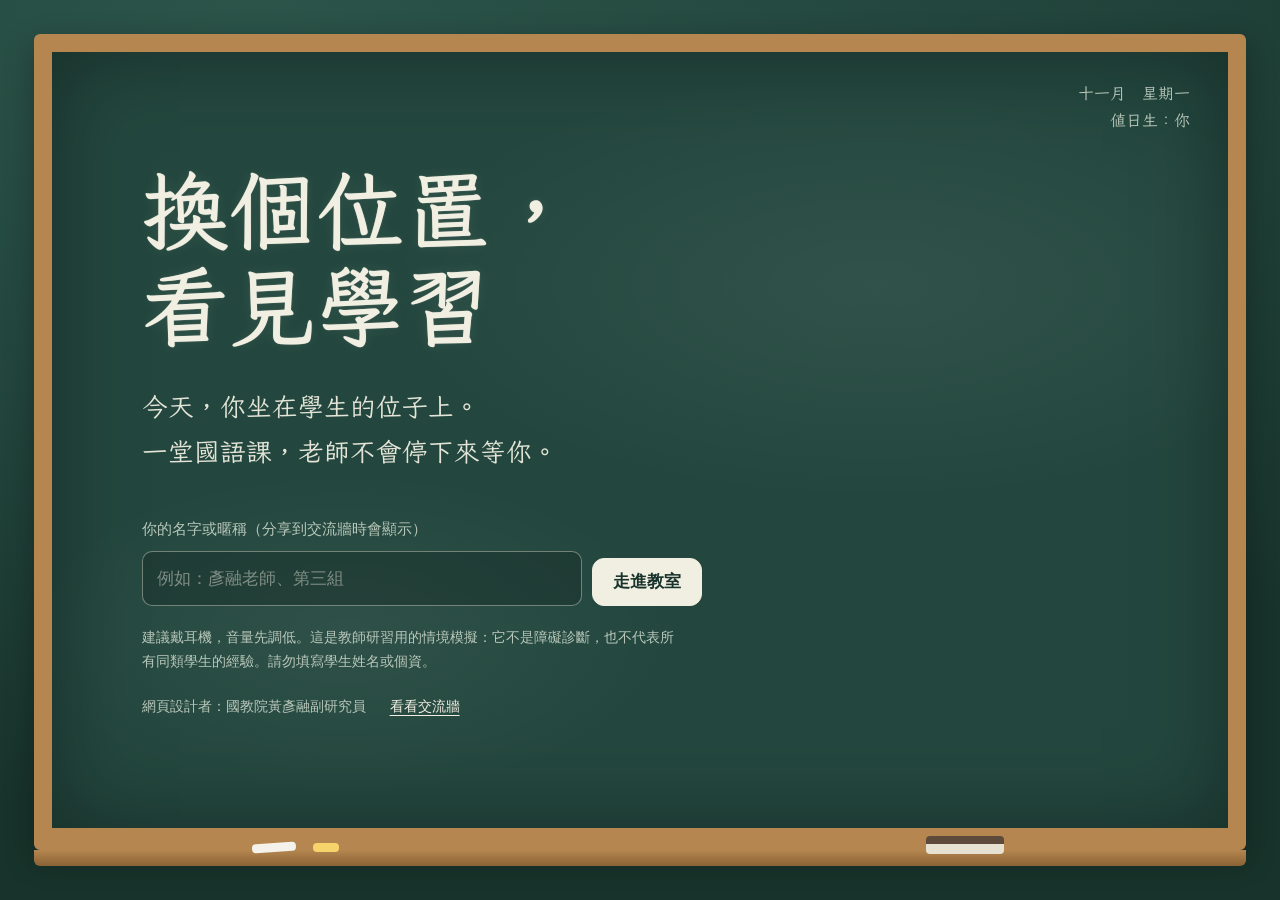
<file: index.html>
<!doctype html>
<html lang="zh-Hant">
<head>
  <meta charset="utf-8">
  <meta name="viewport" content="width=device-width, initial-scale=1, viewport-fit=cover">
  <meta name="theme-color" content="#23473e">
  <meta name="description" content="坐進學生的位子，上一堂不會等你的國語課。融合教育教師研習用的沉浸式情境。">
  <title>換個位置，看見學習｜融合教育沉浸式教室</title>
  <link rel="preconnect" href="https://fonts.googleapis.com">
  <link rel="preconnect" href="https://fonts.gstatic.com" crossorigin>
  <link rel="stylesheet" href="https://fonts.googleapis.com/css2?family=LXGW+WenKai+TC:wght@400;700&display=swap">
  <style>
:root{
  --page:#e8ebe3; --ink:#1d2927; --muted:#566660; --line:#c9d1c7; --panel:#f6f5ef; --panel-ink:#1d2927; --field:#fffdf7;
  --board:#23473e; --board-deep:#18332b; --chalk:#f1eee2; --chalk-dim:#b9c7bb; --frame:#b5864f; --frame-deep:#8a6235;
  --wall:#e3e7dc; --wall-low:#d2d9cb; --wood:#c48f58; --wood-deep:#8e6034; --paper:#fbf7ec; --paper-ink:#25292a; --paper-edge:#e4d9bf;
  --orange:#e17c12; --orange-ink:#8a4500; --mark:rgba(240,146,34,.36); --ok:#2d7650; --miss:#a8432c;
  --amber:#f0c987; --blue:#b7cdef; --coral:#f1b59c; --purple:#d4c2ec;
  --kai:"LXGW WenKai TC","BiauKai","DFKai-SB","標楷體","Kaiti TC","STKaiti","Noto Serif TC","Noto Serif CJK TC","PMingLiU","Songti TC",serif;
  --sans:"PingFang TC","Noto Sans TC","Noto Sans CJK TC","Microsoft JhengHei",system-ui,sans-serif;
  color-scheme:light;
  box-sizing:border-box; padding-top:env(safe-area-inset-top,0px); padding-bottom:env(safe-area-inset-bottom,0px);
}
@media (prefers-color-scheme:dark){
  :root:not([data-theme="light"]){
    --page:#141a18; --ink:#e6ebe4; --muted:#9db0a7; --line:#2d3833; --panel:#1c2421; --panel-ink:#e6ebe4; --field:#121816;
    --wall:#3a423c; --wall-low:#2f3631; --wood:#8f6741; --wood-deep:#5d4127; --paper:#ece5d2; --paper-edge:#cfc4a8;
    --orange:#f0973a; --orange-ink:#ffcf98; --ok:#7fd0a3; --miss:#f19a83; color-scheme:dark;
  }
}
:root[data-theme="dark"]{
  --page:#141a18; --ink:#e6ebe4; --muted:#9db0a7; --line:#2d3833; --panel:#1c2421; --panel-ink:#e6ebe4; --field:#121816;
  --wall:#3a423c; --wall-low:#2f3631; --wood:#8f6741; --wood-deep:#5d4127; --paper:#ece5d2; --paper-edge:#cfc4a8;
  --orange:#f0973a; --orange-ink:#ffcf98; --ok:#7fd0a3; --miss:#f19a83; color-scheme:dark;
}
*,*::before,*::after{box-sizing:border-box}
html{height:100%;scroll-padding-top:env(safe-area-inset-top,0px)}
body{margin:0;height:100%;background:var(--page);color:var(--ink);font-family:var(--sans);font-size:16px;line-height:1.7;-webkit-font-smoothing:antialiased}
main{height:100%}
button,input,textarea,select{font:inherit;color:inherit}
button{cursor:pointer}
[hidden]{display:none!important}
:focus-visible{outline:3px solid var(--orange);outline-offset:3px}
h1:focus,h2:focus{outline:none}
.visually-hidden{position:absolute!important;width:1px;height:1px;overflow:hidden;clip:rect(0,0,0,0);white-space:nowrap}
.skip-link{position:fixed;left:12px;top:-80px;z-index:999;background:var(--panel);color:var(--panel-ink);padding:8px 14px;border-radius:8px}
.skip-link:focus{top:calc(env(safe-area-inset-top,0px) + 10px)}
.screen{min-height:100%}
.btn{display:inline-flex;align-items:center;justify-content:center;gap:8px;border-radius:12px;padding:12px 20px;font-weight:700;border:1.5px solid var(--line);background:var(--panel);color:var(--panel-ink);text-decoration:none;line-height:1.3}
.btn:hover{border-color:var(--muted)}
.btn.primary{background:var(--board);border-color:var(--board);color:var(--chalk)}
.btn.primary:hover{background:var(--board-deep)}
.btn:disabled{opacity:.45;cursor:not-allowed}

/* ---------- 開場：黑板 ---------- */
.intro{display:flex;flex-direction:column;background:radial-gradient(120% 90% at 20% 0%,#2c5449 0%,var(--board) 45%,var(--board-deep) 100%);color:var(--chalk)}
.board-wall{flex:1;display:flex;flex-direction:column;padding:clamp(14px,3vw,34px)}
.chalkboard{position:relative;flex:1;border:clamp(10px,1.6vw,18px) solid var(--frame);border-bottom-width:clamp(14px,2vw,22px);border-radius:6px;box-shadow:inset 0 0 90px rgba(0,0,0,.35),0 10px 30px rgba(0,0,0,.3);
  background:radial-gradient(60% 40% at 70% 30%,rgba(255,255,255,.06),transparent 70%),radial-gradient(40% 30% at 25% 75%,rgba(255,255,255,.05),transparent 70%),var(--board);
  padding:clamp(26px,6vw,80px) clamp(22px,7vw,96px);display:flex;flex-direction:column;justify-content:center;max-width:1240px;width:100%;margin:0 auto}
.board-corner{position:absolute;right:clamp(16px,3vw,38px);top:clamp(12px,2.4vw,28px);font-family:var(--kai);font-size:clamp(.82rem,1.4vw,1rem);color:var(--chalk-dim);text-align:right;line-height:1.7}
.chalk-title{font-family:var(--kai);font-weight:700;font-size:clamp(2.6rem,8vw,5.4rem);line-height:1.12;letter-spacing:.02em;margin:0 0 .35em;text-shadow:0 0 1px rgba(241,238,226,.6),0 0 14px rgba(241,238,226,.08)}
.chalk-lead{font-family:var(--kai);font-size:clamp(1.15rem,2.3vw,1.6rem);line-height:1.75;color:#e4e5d8;max-width:30em;margin:0 0 1.6em}
.start-form{display:flex;flex-wrap:wrap;gap:10px;align-items:flex-end;max-width:560px}
.start-form label{width:100%;font-size:.92rem;color:var(--chalk-dim)}
.start-form input{flex:1;min-width:0;background:rgba(0,0,0,.18);border:1.5px solid rgba(241,238,226,.4);border-radius:10px;padding:12px 14px;color:var(--chalk);font-size:1.05rem}
.start-form input::placeholder{color:rgba(241,238,226,.45)}
.start-form .btn{background:var(--chalk);color:var(--board-deep);border-color:var(--chalk);font-size:1.05rem}
.chalk-note{margin:1.4em 0 0;font-size:.85rem;color:var(--chalk-dim);max-width:40em;line-height:1.8}
.chalk-tray{height:16px;margin:0 auto;width:min(1240px,100%);background:linear-gradient(var(--frame),var(--frame-deep));border-radius:0 0 6px 6px;position:relative}
.chalk-tray .chalk{position:absolute;top:-7px;height:9px;border-radius:4px;background:#f4f2ea}
.chalk-tray .c1{left:18%;width:44px;transform:rotate(-4deg)}
.chalk-tray .c2{left:23%;width:26px;background:#f7d36b}
.chalk-tray .eraser{position:absolute;top:-14px;right:20%;width:78px;height:18px;border-radius:4px;background:linear-gradient(#5d4a3a 0 45%,#e7e1d1 45%)}
.board-foot{display:flex;flex-wrap:wrap;gap:8px 24px;margin:1.6em 0 0;font-size:.85rem;color:var(--chalk-dim)}
.board-foot a{color:var(--chalk);text-underline-offset:4px}
.intro-foot{display:flex;justify-content:space-between;gap:12px;flex-wrap:wrap;padding:14px clamp(16px,3vw,34px) 18px;font-size:.85rem;color:var(--chalk-dim)}
.intro-foot a{color:var(--chalk);text-underline-offset:4px}

/* ---------- 選座位 ---------- */
.paper-wrap,.panel-wrap{max-width:1180px;margin:0 auto;padding:clamp(24px,5vw,56px) clamp(16px,4vw,40px) 64px}
.screen-head h1,.band h1{font-family:var(--kai);font-size:clamp(2rem,4.4vw,3rem);line-height:1.2;margin:0 0 .3em}
.screen-head p,.band p{color:var(--muted);margin:0;max-width:44em}
.seat-layout{display:grid;grid-template-columns:minmax(0,1.35fr) minmax(280px,.65fr);gap:clamp(18px,3vw,36px);margin-top:28px;align-items:start}
.plan{position:relative;background:var(--wall);border:2px solid var(--line);border-radius:18px;padding:64px 54px 30px 44px}
.plan-board{position:absolute;left:22%;right:22%;top:14px;height:20px;border-radius:4px;background:var(--board);color:var(--chalk);font-size:.72rem;text-align:center;line-height:20px;letter-spacing:.4em}
.plan-desk{position:absolute;left:44%;width:12%;top:40px;height:14px;border-radius:3px;background:var(--wood-deep);opacity:.55}
.plan-windows{position:absolute;left:8px;top:70px;bottom:40px;width:10px;border-radius:4px;background:repeating-linear-gradient(#a9cfd6 0 38px,transparent 38px 46px)}
.plan-door{position:absolute;right:6px;top:66px;width:14px;height:60px;border-radius:3px;background:var(--wood);}
.plan-label{position:absolute;font-size:.7rem;color:var(--muted)}
.plan-grid{display:grid;grid-template-columns:repeat(6,1fr);gap:clamp(8px,1.6vw,16px)}
.plan.flip{padding:30px 44px 64px 54px}
.plan.flip .plan-board{top:auto;bottom:14px}
.plan.flip .plan-desk{top:auto;bottom:40px}
.plan.flip .plan-windows{left:auto;right:8px;top:40px;bottom:70px}
.plan.flip .plan-door{right:auto;left:6px;top:auto;bottom:66px}
.plan.flip .plan-grid{transform:rotate(180deg)}
.plan.flip .avatar{transform:rotate(180deg)}
.plan-caption{font-size:.8rem;color:var(--muted);margin:8px 0 0;text-align:center}
.plan-seat{aspect-ratio:1.5;border-radius:6px;background:var(--wall-low);border:0}
.plan-seat.named{position:relative;background:var(--paper);border:2px solid var(--line);display:grid;place-items:center;padding:0;transition:transform .15s,border-color .15s}
.plan-seat.named:hover{border-color:var(--orange);transform:scale(1.06)}
.plan-seat.named[aria-pressed="true"]{border-color:var(--orange);box-shadow:0 0 0 4px var(--mark);transform:scale(1.1)}
.avatar{display:grid;place-items:center;width:38px;height:38px;border-radius:50%;font-family:var(--kai);font-weight:700;font-size:1.1rem;color:#2b2b2b}
.plan-seat .avatar{width:min(34px,80%);height:auto;aspect-ratio:1;font-size:.95rem}
.amber{background:var(--amber)}.blue{background:var(--blue)}.coral{background:var(--coral)}.purple{background:var(--purple)}
.plan-seat.dim{opacity:.35}
.plan-seat.glow{box-shadow:0 0 0 4px var(--orange)}
.seat-card{background:var(--panel);color:var(--panel-ink);border:1px solid var(--line);border-radius:18px;padding:24px;min-height:260px}
.seat-card .who{display:flex;gap:14px;align-items:center;margin-bottom:14px}
.seat-card .avatar{width:56px;height:56px;font-size:1.5rem}
.seat-card h2{margin:0;font-family:var(--kai);font-size:1.7rem;line-height:1.2}
.seat-card .tag{font-size:.85rem;color:var(--muted)}
.seat-card p{margin:0 0 12px}
.seat-card .seat-note{color:var(--muted);font-size:.92rem}
.seat-card .btn{width:100%;margin:10px 0 12px}
.seat-hint{color:var(--muted)}
.seat-list{display:none}

/* ---------- 教室 ---------- */
.stage{position:relative;height:100%;display:grid;grid-template-rows:minmax(230px,47%) 1fr;overflow:hidden;--near:.85;--board-blur:0px;--book-blur:0px;--book-scale:1}
.scene{position:relative;overflow:hidden;background:linear-gradient(180deg,var(--wall) 0%,var(--wall) 74%,var(--wall-low) 74%,var(--wall-low) 100%);transition:transform .55s ease,filter .4s}
.window{position:absolute;left:0;top:9%;width:12%;height:58%;display:grid;grid-template-rows:repeat(3,1fr);gap:5px;padding:6px;background:#f5f2e8;border-radius:0 6px 6px 0}
.window i{background:linear-gradient(160deg,#cfe7ee,#a9cfd9);border-radius:2px}
.sunlight{position:absolute;inset:0;background:linear-gradient(115deg,rgba(255,236,190,.55) 0%,rgba(255,236,190,0) 34%);pointer-events:none;mix-blend-mode:soft-light}
.wallclock{position:absolute;right:23%;top:6%;width:clamp(30px,4vw,48px);aspect-ratio:1;border-radius:50%;background:#fbfaf4;border:3px solid #39433f}
.wallclock .hand{position:absolute;left:50%;bottom:50%;width:2px;transform-origin:50% 100%;background:#2b302e;border-radius:2px}
.wallclock .h{height:26%;transform:rotate(310deg);width:3px}
.wallclock .m{height:38%;transform:rotate(150deg)}
.wallclock .s{height:42%;background:var(--orange);animation:tick 60s steps(60) infinite}
@keyframes tick{to{transform:rotate(360deg)}}
.board{position:absolute;left:44%;top:7%;width:calc(62% * var(--near));min-width:250px;aspect-ratio:3.1;transform:translateX(-50%);background:var(--board);border:clamp(5px,.8vw,10px) solid var(--frame);border-radius:4px;box-shadow:0 6px 0 var(--frame-deep),inset 0 0 40px rgba(0,0,0,.3);overflow:hidden;transition:width .6s}
.board-inner{position:absolute;inset:0;padding:5% 6%;color:var(--chalk);font-family:var(--kai);filter:blur(var(--board-blur));transition:filter .5s;display:flex;flex-direction:column;justify-content:center;gap:2%}
.board-title{font-size:calc(clamp(1rem,2.6vw,1.9rem) * var(--near));text-align:center;letter-spacing:.12em;margin:0}
.board-sub{font-size:calc(clamp(.7rem,1.3vw,.95rem) * var(--near));text-align:center;color:var(--chalk-dim);margin:0}
.board-steps{list-style:none;margin:2% 0 0;padding:0;display:flex;justify-content:center;gap:4%;flex-wrap:wrap;font-size:calc(clamp(.72rem,1.25vw,1rem) * var(--near))}
.board-steps li{border-bottom:2px solid rgba(247,211,107,.8);padding:0 .2em}
.board-quiz{font-size:calc(clamp(.62rem,1.12vw,.92rem) * var(--near));line-height:1.55;text-align:left}
.board-quiz p{margin:0 0 .35em}
.board-quiz ol{margin:0;padding:0;list-style:none;display:grid;grid-template-columns:1fr 1fr;gap:.15em 1.2em}
.board-glare{position:absolute;inset:0;background:radial-gradient(55% 80% at 22% 30%,rgba(255,252,235,.55),transparent 70%);opacity:0;transition:opacity .5s;pointer-events:none}
.stage.glare .board-glare{opacity:1}
.teacher{position:absolute;left:73%;bottom:23%;height:calc(52% * var(--near));aspect-ratio:100/190;transition:left .6s,height .6s}
.teacher svg{width:100%;height:100%;overflow:visible}
.teacher .t-back{display:none}
.teacher.turned .t-front{display:none}
.teacher.turned .t-back{display:block}
.teacher .mouth{transform-origin:50px 43px;transform-box:view-box}
.teacher.talking .mouth{animation:talk .28s ease-in-out infinite alternate}
@keyframes talk{to{transform:scaleY(2.4)}}
.bubble{position:absolute;left:calc(73% + 6.5%);right:1.5%;top:28%;max-width:min(34ch,20%);background:#fffef8;color:#22302d;border-radius:14px;padding:10px 14px;font-size:clamp(.82rem,1.15vw,.98rem);line-height:1.65;box-shadow:0 6px 18px rgba(30,40,35,.18);opacity:0;transform:translateY(6px);transition:opacity .25s,transform .25s;z-index:4}
.bubble.show{opacity:1;transform:none}
.bubble::before{content:"";position:absolute;left:-8px;top:18px;border:8px solid transparent;border-right-color:#fffef8;border-left:0}
.bubble-who{display:block;font-size:.72rem;color:#6b7a75;font-weight:700}
.bubble p{margin:0}
.bubble .masked{color:#9aa39f;letter-spacing:-.05em}
.bubble.fragment p{color:#6b7a75}
.door{position:absolute;right:0;bottom:16%;width:10%;height:62%;background:linear-gradient(90deg,var(--wood-deep),var(--wood));border-radius:4px 0 0 0;display:none}
.door-window{position:absolute;left:18%;right:18%;top:12%;height:30%;background:#cfe0e3;overflow:hidden;border:3px solid #6e5233}
.passerby{position:absolute;bottom:-10%;left:-60%;width:46%;height:90%;border-radius:50% 50% 10% 10%;background:#3d4744;opacity:.8}
.stage[data-role="adhd"]:not(.s-calm) .door{display:block}
.heads{position:absolute;left:0;right:0;bottom:0;height:46%;pointer-events:none}
.head-row{position:absolute;left:0;right:0;display:flex;justify-content:space-around;align-items:flex-end}
.head{position:relative;width:var(--s);height:calc(var(--s) * 1.5);animation:bob 6s ease-in-out infinite;animation-delay:var(--d)}
.head::before{content:"";position:absolute;left:18%;right:18%;top:0;height:58%;border-radius:48% 48% 44% 44%;background:var(--hair)}
.head::after{content:"";position:absolute;left:0;right:0;bottom:0;height:46%;border-radius:40% 40% 6px 6px;background:linear-gradient(180deg,#f6f6f2 0 70%,#26406a 70%);box-shadow:inset 0 3px 0 #26406a}
.head.turn::before{border-radius:48% 30% 44% 50%;transform:translateX(12%) rotate(-8deg)}
.head.duck{animation:duck 1.2s ease-in-out}
@keyframes bob{50%{transform:translateY(-2px)}}
@keyframes duck{40%{transform:translateY(40%)}}
.thought{position:absolute;left:4%;bottom:5%;max-width:min(30em,70%);font-family:var(--kai);font-size:clamp(1rem,1.7vw,1.3rem);color:#2c3633;background:rgba(255,253,244,.88);padding:6px 14px;border-radius:999px;opacity:0;transform:translateY(8px);transition:opacity .4s,transform .4s;z-index:5}
.thought.show{opacity:1;transform:none}
:root[data-theme="dark"] .thought{color:#2c3633}

.desk{position:relative;background:repeating-linear-gradient(92deg,rgba(0,0,0,.035) 0 3px,transparent 3px 11px),linear-gradient(180deg,var(--wood) 0%,var(--wood-deep) 100%);box-shadow:inset 0 10px 18px rgba(0,0,0,.18);overflow:auto;transition:filter .4s}
.desk-inner{max-width:1120px;margin:0 auto;padding:22px clamp(12px,3vw,32px) 28px;display:grid;grid-template-columns:minmax(0,1fr) minmax(220px,300px);gap:clamp(14px,2vw,26px);align-items:start}
.pace{position:sticky;top:0;z-index:6;height:26px;display:flex;align-items:center;justify-content:flex-end;padding:0 14px;background:rgba(40,28,16,.32)}
.pace i{position:absolute;left:0;top:0;bottom:0;width:100%;background:linear-gradient(90deg,rgba(225,124,18,.55),rgba(225,124,18,.85));transform-origin:left;transition:transform .25s linear}
.pace span{position:relative;font-size:.8rem;font-weight:700;color:#fff8ec;text-shadow:0 1px 2px rgba(0,0,0,.4)}
.book-wrap{position:relative}
.book{position:relative;background:linear-gradient(90deg,var(--paper) 0 49.6%,var(--paper-edge) 49.6% 50.4%,var(--paper) 50.4%);color:var(--paper-ink);border-radius:6px 6px 10px 10px;box-shadow:0 2px 0 var(--paper-edge),0 14px 26px rgba(40,26,10,.35);padding:clamp(16px,2.4vw,28px) clamp(16px,2.6vw,34px);transform:scale(var(--lean,1));transform-origin:50% 100%;transition:transform .35s}
.book .page{font-family:var(--kai);font-size:calc(clamp(1.08rem,1.7vw,1.32rem) * var(--book-scale));line-height:2.05;filter:blur(var(--book-blur));transition:filter .35s}
.book h3{font-family:var(--kai);font-size:1.25em;margin:0 0 .4em;font-weight:700;letter-spacing:.08em}
.book .byline{font-size:.7em;color:#7b7566;margin:0 0 .8em}
.book p{margin:0}
.sent{border-radius:3px;cursor:default;-webkit-box-decoration-break:clone;box-decoration-break:clone}
.book.active .sent{cursor:pointer}
.book.active .sent:hover{background:rgba(225,124,18,.14)}
.sent[aria-pressed="true"]{background:var(--mark)}
.sent.reading-now{box-shadow:inset 0 -3px 0 rgba(225,124,18,.85)}
.sent .tag{display:inline-block;font-family:var(--sans);font-size:.55em;line-height:1.4;padding:0 .4em;margin:0 .3em;border:1px solid #b07a3a;color:#8a5a20;border-radius:4px;vertical-align:middle}
.book.hc{background:#fff;color:#000}
.book.hc .page{font-weight:700}
.intruder{position:absolute;right:-4%;top:12%;width:62%;height:72%;border:0;border-radius:6px;background:linear-gradient(135deg,#3f6aa8,#2c4f84);box-shadow:-10px 12px 24px rgba(0,0,0,.35);color:#eef3fb;font-family:var(--kai);font-size:1.3rem;transform:rotate(-7deg);display:flex;align-items:flex-start;justify-content:flex-end;padding:18px 22px;animation:slidein .55s ease-out;z-index:3}
.intruder span{border:2px solid rgba(238,243,251,.6);padding:2px 10px;border-radius:4px}
.intruder.leaving{animation:slideout .45s ease-in forwards}
@keyframes slidein{from{transform:translateX(70%) rotate(4deg);opacity:0}}
@keyframes slideout{to{transform:translateX(90%) rotate(10deg);opacity:0}}
.desk-side{display:flex;flex-direction:column;gap:14px}
.task-card,.answer-card,.handout,.sticky,.gloss{background:var(--paper);color:var(--paper-ink);border-radius:8px;padding:14px 16px;box-shadow:0 8px 18px rgba(40,26,10,.28)}
.task-card .label{font-size:.75rem;color:#7b7566;margin:0}
.task-card h2{font-family:var(--kai);font-size:1.35rem;margin:0 0 6px;line-height:1.3}
.task-card .status{font-size:.88rem;color:#5d5a50;margin:0}
.task-card .btn{margin-top:10px;width:100%;padding:10px}
.answer-card h3,.handout h3,.gloss h3,.sticky h3{font-size:.8rem;margin:0 0 8px;color:#7b7566;font-weight:700}
.answer-grid{display:grid;grid-template-columns:repeat(4,1fr);gap:8px}
.answer-grid button{aspect-ratio:1;border-radius:50%;border:2px solid #8b8370;background:#fff;color:#2a2a2a;font-weight:800;font-size:1.15rem}
.answer-grid button[aria-pressed="true"]{background:#2a2a2a;color:#fff;border-color:#2a2a2a}
.answer-grid button:disabled{cursor:default}
.handout{font-family:var(--kai);font-size:1.15rem;line-height:1.7;background:#fff;color:#000}
.handout ol{margin:6px 0 0;padding-left:1.6em}
.sticky{background:#fbe78a;transform:rotate(1.5deg)}
.sticky ol{margin:0;padding-left:1.3em;font-size:.95rem}
.sticky li.done{text-decoration:line-through;opacity:.6}
.gloss{font-size:.9rem;line-height:1.75}
.gloss p{margin:0 0 6px}
.lean-btn{border:2px dashed rgba(255,248,236,.6);background:rgba(40,28,16,.25);color:#fff8ec;border-radius:10px;padding:10px;font-weight:700;touch-action:none;user-select:none;-webkit-user-select:none}
.hud{position:absolute;top:10px;right:12px;z-index:20;display:flex;gap:8px;align-items:center}
.hud-seat{font-size:.78rem;color:#4b5853;background:rgba(255,253,244,.8);padding:4px 10px;border-radius:999px}
.hud button{border:0;background:rgba(29,41,39,.78);color:#f1eee2;border-radius:999px;padding:6px 14px;font-size:.85rem;font-weight:700}
.pause-layer{position:absolute;inset:0;z-index:40;background:rgba(15,25,22,.72);display:grid;place-items:center;padding:20px}
.pause-box{background:var(--panel);color:var(--panel-ink);border-radius:18px;padding:26px;width:min(420px,100%);display:flex;flex-direction:column;gap:12px}
.pause-box h2{margin:0;font-family:var(--kai);font-size:1.6rem}
.pause-box label{display:flex;gap:10px;align-items:center}
.pause-box input{width:20px;height:20px;accent-color:var(--board)}
.curtain{position:absolute;inset:0;z-index:30;background:var(--board-deep);color:var(--chalk);display:grid;place-items:center;opacity:0;pointer-events:none;transition:opacity .9s}
.curtain.show{opacity:1;pointer-events:auto}
.curtain p{white-space:pre-line;font-family:var(--kai);font-size:clamp(1.6rem,4vw,2.6rem);text-align:center;line-height:1.5;margin:0;padding:20px}

/* 事件：視線飄走、坐不住 */
.stage.glance .scene{transform:translateX(-8%) scale(1.05)}
.stage.glance .desk{filter:brightness(.72) blur(1.5px)}
.stage.glance .passerby{animation:pass 1.7s linear}
@keyframes pass{to{left:120%}}
.stage.sway .scene,.stage.sway .desk{animation:sway 2.2s ease-in-out}
@keyframes sway{25%{transform:translate(-1.5%,1%) rotate(-.6deg)}60%{transform:translate(1.5%,-.5%) rotate(.5deg)}}
.stage.leaning{--lean:1.05}
.stage.fx-off .scene,.stage.fx-off .desk,.stage.fx-off .head,.stage.fx-off .intruder{animation:none!important;transition:none!important}
.stage.fx-off.glance .scene{transform:none}
@media (prefers-reduced-motion:reduce){
  .stage .scene,.stage .desk,.head,.intruder,.passerby,.wallclock .s{animation:none!important;transition:none!important}
  .stage.glance .scene{transform:none}
}

/* 中等寬度：老師的話移到畫面下方，避免蓋住黑板 */
@media (min-width:761px) and (max-width:1180px){
  .board{left:46%}
  .bubble{left:auto;right:2%;top:auto;bottom:6%;max-width:min(44ch,56%)}
  .bubble::before{display:none}
  .thought{max-width:38%}
}
/* 小螢幕：課本改橫排，教室畫面縮小 */
@media (max-width:760px){
  .stage{grid-template-rows:minmax(210px,40%) 1fr}
  .window{width:16%}
  .board{left:50%;width:calc(84% * var(--near));min-width:0;top:8%}
  .teacher{left:76%;bottom:28%;height:calc(40% * var(--near))}
  .bubble{right:3%}
  .bubble{left:3%;right:3%;top:auto;bottom:4%;max-width:none}
  .bubble::before{display:none}
  .thought{left:3%;right:3%;max-width:none;bottom:auto;top:calc(8% + 30%);font-size:.95rem;border-radius:12px}
  .desk-inner{grid-template-columns:1fr;padding-top:14px}
  .desk-side{order:-1}
  .book{background:var(--paper)}
  .hud{top:6px;right:6px}
  .hud-seat{display:none}
  .seat-layout{grid-template-columns:1fr}
  .plan{padding:54px 30px 22px 26px}
}
/* 大螢幕：像真正的國語課本一樣直排 */
@media (min-width:900px) and (min-height:640px){
  .book{height:clamp(300px,calc(53vh - 70px),520px);overflow-x:auto;overflow-y:hidden;direction:rtl;background:var(--paper)}
  .book.hc{background:#fff}
  .book .page{writing-mode:vertical-rl;height:100%;direction:ltr}
  .book h3{margin:0 0 0 .5em}
  .book .byline{margin:0 0 0 1em}
  .book p{margin:0 0 0 .3em}
  .sent .tag{text-orientation:upright;margin:.3em 0;padding:.3em .1em}
}

/* ---------- 下課、換位、比較 ---------- */
.panel-screen{background:var(--page)}
.band{background:var(--board);color:var(--chalk);border-radius:20px;padding:clamp(24px,4vw,44px);margin-bottom:26px}
.band p{color:var(--chalk-dim)}
.band .kicker{font-size:.85rem;color:#f7d36b;margin:0 0 6px}
.timeline{list-style:none;margin:0;padding:0;display:grid;gap:12px}
.timeline li{display:grid;grid-template-columns:auto 1fr;gap:16px;align-items:start;background:var(--panel);color:var(--panel-ink);border:1px solid var(--line);border-radius:16px;padding:18px 20px}
.mark{width:42px;height:42px;border-radius:50%;display:grid;place-items:center;font-weight:800;font-size:1.1rem;color:#fff}
.mark.ok{background:var(--ok)}.mark.miss{background:var(--miss)}.mark.late{background:#8a8170}
.timeline h3{margin:0 0 2px;font-size:1.05rem}
.timeline .meta{font-size:.85rem;color:var(--muted);margin:0 0 6px}
.timeline p{margin:0}
.actions{display:flex;flex-wrap:wrap;gap:10px;margin-top:24px}
.swap-layout{display:grid;grid-template-columns:minmax(0,.9fr) minmax(0,1.1fr);gap:26px;align-items:start}
.support-picks{border:0;margin:0;padding:0;display:grid;gap:12px}
.support-picks legend{font-weight:700;margin-bottom:10px}
.pick{display:grid;grid-template-columns:auto 1fr;gap:14px;align-items:start;background:var(--panel);color:var(--panel-ink);border:2px solid var(--line);border-radius:16px;padding:16px 18px;cursor:pointer}
.pick:has(input:checked){border-color:var(--orange)}
.pick input{width:22px;height:22px;margin-top:3px;accent-color:var(--orange)}
.pick strong{display:block;font-size:1.05rem}
.pick span{color:var(--muted);font-size:.92rem}
.recap{background:var(--panel);color:var(--panel-ink);border:1px solid var(--line);border-radius:16px;padding:18px 20px;margin-top:16px}
.recap h3{margin:0 0 8px;font-size:.95rem}
.recap ol{margin:0;padding-left:1.3em;color:var(--muted);font-size:.92rem}
.compare{display:grid;gap:10px}
.compare-row{display:grid;grid-template-columns:150px 1fr 1fr;gap:12px;align-items:stretch}
.compare-row>div{background:var(--panel);color:var(--panel-ink);border:1px solid var(--line);border-radius:14px;padding:14px 16px}
.compare-head>div{background:none;border:0;padding:4px 16px;font-weight:700;color:var(--muted)}
.compare-row .act{font-weight:700;display:flex;align-items:center}
.cell{display:flex;gap:12px;align-items:center}
.cell .mark{width:34px;height:34px;font-size:.95rem;flex-shrink:0}
.cell small{display:block;color:var(--muted)}
.answer-key{background:var(--panel);color:var(--panel-ink);border:1px solid var(--line);border-radius:16px;padding:18px 20px;margin-top:18px}
.answer-key h3{margin:0 0 8px;font-size:1rem}
.answer-key h3+ul{margin-bottom:16px}
.answer-key ul{margin:0;padding-left:1.2em}
.memory-note{font-family:var(--kai);font-size:1.25rem;line-height:1.7;margin:22px 0 0;padding:18px 22px;border-left:4px solid var(--orange);background:var(--panel);color:var(--panel-ink);border-radius:0 14px 14px 0}
@media (max-width:760px){
  .swap-layout{grid-template-columns:1fr}
  .compare-row{grid-template-columns:1fr}
  .compare-head{display:none}
  .compare-row .act{padding-bottom:0;background:none;border:0}
}

/* ---------- 反思 ---------- */
.reflect-layout{display:grid;grid-template-columns:minmax(0,1.4fr) minmax(260px,.6fr);gap:24px;align-items:start}
.card{background:var(--panel);color:var(--panel-ink);border:1px solid var(--line);border-radius:18px;padding:clamp(18px,3vw,30px)}
.field{margin:0 0 20px;border:0;padding:0}
.field label,.field legend{display:block;font-weight:700;margin-bottom:8px}
.field textarea,.field input[type="text"],.wall-side input{width:100%;background:var(--field);color:var(--ink);border:1.5px solid var(--line);border-radius:10px;padding:12px 14px;line-height:1.7;resize:vertical}
.chips{display:flex;flex-wrap:wrap;gap:8px}
.chip{position:relative}
.chip input{position:absolute;opacity:0;width:1px;height:1px}
.chip span{display:inline-block;border:1.5px solid var(--line);border-radius:999px;padding:7px 14px;font-size:.9rem;cursor:pointer;background:var(--field)}
.chip input:checked+span{border-color:var(--orange);background:var(--mark)}
.chip input:focus-visible+span{outline:3px solid var(--orange);outline-offset:2px}
.consent{display:flex;gap:10px;align-items:flex-start;font-size:.9rem;color:var(--muted);margin:0 0 16px}
.consent input{width:20px;height:20px;margin-top:3px;accent-color:var(--board);flex-shrink:0}
.status-line{min-height:1.6em;font-size:.9rem;color:var(--orange-ink);margin:0 0 10px}
.summary h3{margin:0 0 10px;font-size:1rem}
.summary p{color:var(--muted);font-size:.92rem;margin:0 0 10px}
.success{text-align:center;padding:20px 0}
.success h2{font-family:var(--kai);font-size:2rem;margin:0 0 8px}
.backup-box{width:100%;margin-top:8px;background:var(--field);color:var(--ink);border:1.5px solid var(--line);border-radius:10px;padding:10px}
@media (max-width:760px){.reflect-layout{grid-template-columns:1fr}}

/* ---------- 交流牆 ---------- */
.wall-layout{display:grid;grid-template-columns:minmax(0,1.4fr) minmax(250px,.6fr);gap:22px;align-items:start}
.wall-tools{display:flex;gap:10px;flex-wrap:wrap;align-items:center;margin:0 0 14px}
.wall-tools select{background:var(--field);color:var(--ink);border:1.5px solid var(--line);border-radius:10px;padding:9px 12px}
.wall-banner{font-size:.88rem;color:var(--muted);margin:0 0 16px}
.wall-banner:empty{display:none}
.posts{display:grid;gap:14px}
.post{background:var(--panel);color:var(--panel-ink);border:1px solid var(--line);border-radius:16px;padding:20px}
.post-top{display:flex;justify-content:space-between;gap:10px;flex-wrap:wrap;margin-bottom:12px}
.post-top b{display:block}
.post-top small{color:var(--muted)}
.post-role{font-size:.8rem;border:1px solid var(--line);border-radius:999px;padding:3px 10px;align-self:flex-start}
.post h4{margin:12px 0 2px;font-size:.8rem;color:var(--muted)}
.post p{margin:0;white-space:pre-wrap;overflow-wrap:anywhere}
.post-tags{display:flex;flex-wrap:wrap;gap:6px;margin-top:10px}
.post-tags span{font-size:.78rem;background:var(--mark);border-radius:6px;padding:2px 8px}
.replies{margin-top:12px;display:grid;gap:8px}
.reply{border-left:3px solid var(--line);padding:4px 0 4px 12px;font-size:.92rem}
.reply strong{font-size:.85rem}
.reply small{color:var(--muted);margin-left:6px}
.reply-bar{display:flex;justify-content:space-between;align-items:center;margin-top:14px;padding-top:12px;border-top:1px solid var(--line);font-size:.85rem;color:var(--muted)}
.reply-bar button{border:0;background:none;color:var(--orange-ink);font-weight:700}
.reply-form{display:grid;gap:8px;margin-top:10px}
.reply-form textarea{width:100%;background:var(--field);color:var(--ink);border:1.5px solid var(--line);border-radius:10px;padding:10px;min-height:80px}
.reply-form .btn{justify-self:end;padding:8px 16px}
.empty{text-align:center;border:1.5px dashed var(--line);border-radius:16px;padding:40px 20px;color:var(--muted)}
.wall-side{display:grid;gap:14px}
@media (max-width:760px){.wall-layout{grid-template-columns:1fr}}
.top-links{display:flex;justify-content:space-between;align-items:center;gap:12px;margin-bottom:20px;font-size:.92rem}
.top-links a{color:var(--ink);text-underline-offset:4px}
.credit{color:var(--muted);font-size:.85rem;margin-top:30px}

  </style>
  <script src="./config.js"></script>
</head>
<body>
<a class="skip-link" href="#main">跳至主要內容</a>
<main id="main">

  <!-- 開場 -->
  <section id="introView" class="screen intro" aria-labelledby="introTitle">
    <div class="board-wall">
      <div class="chalkboard">
        <div class="board-corner" aria-hidden="true">十一月　星期一<br>值日生：你</div>
        <h1 id="introTitle" class="chalk-title">換個位置，<br>看見學習</h1>
        <p class="chalk-lead">今天，你坐在學生的位子上。<br>一堂國語課，老師不會停下來等你。</p>
        <form id="startForm" class="start-form">
          <label for="nickname">你的名字或暱稱（分享到交流牆時會顯示）</label>
          <input id="nickname" maxlength="24" required autocomplete="nickname" placeholder="例如：彥融老師、第三組" spellcheck="false">
          <button class="btn" type="submit">走進教室</button>
        </form>
        <p class="chalk-note">建議戴耳機，音量先調低。這是教師研習用的情境模擬：它不是障礙診斷，也不代表所有同類學生的經驗。請勿填寫學生姓名或個資。</p>
        <p class="board-foot"><span>網頁設計者：國教院黃彥融副研究員</span><a href="#wall" data-route="wall">看看交流牆</a></p>
      </div>
      <div class="chalk-tray" aria-hidden="true"><i class="chalk c1"></i><i class="chalk c2"></i><i class="eraser"></i></div>
    </div>
  </section>

  <!-- 選座位 -->
  <section id="seatView" class="screen" hidden aria-labelledby="seatTitle">
    <div class="paper-wrap">
      <header class="screen-head">
        <h1 id="seatTitle">選一個座位坐下</h1>
        <p>五年甲班，第三節國語課。四位同學坐在不同的位置，各自有不同的處境。</p>
      </header>
      <div class="seat-layout">
        <div class="plan" role="group" aria-label="教室座位圖">
          <div class="plan-board" aria-hidden="true">黑板</div>
          <div class="plan-desk" aria-hidden="true"></div>
          <div class="plan-windows" aria-hidden="true"></div>
          <div class="plan-door" aria-hidden="true"></div>
          <div class="plan-grid" id="planGrid"></div>
        </div>
        <aside class="seat-card" id="seatCard" aria-live="polite">
          <p class="seat-hint">點一個有名字的座位，看看坐在那裡的是誰。</p>
        </aside>
      </div>
    </div>
  </section>

  <!-- 教室 -->
  <section id="stageView" class="screen stage" hidden aria-labelledby="stageTitle">
    <h1 id="stageTitle" class="visually-hidden">國語課</h1>
    <div class="scene" id="scene">
      <div class="window" aria-hidden="true"><i></i><i></i><i></i></div>
      <div class="sunlight" aria-hidden="true"></div>
      <div class="wallclock" aria-hidden="true"><i class="hand h"></i><i class="hand m"></i><i class="hand s"></i></div>
      <div class="board" id="board" role="img" aria-label="黑板"><div class="board-inner" id="boardInner"></div><div class="board-glare"></div></div>
      <div class="teacher" id="teacher" aria-hidden="true">
        <svg viewBox="0 0 100 190">
          <g class="t-front">
            <rect x="37" y="132" width="10" height="50" rx="4" fill="#3a3f48"/><rect x="53" y="132" width="10" height="50" rx="4" fill="#3a3f48"/>
            <path d="M30 108 L70 108 L76 146 L24 146 Z" fill="#46607e"/>
            <rect x="27" y="56" width="46" height="62" rx="15" fill="#5b7f98"/>
            <rect x="43" y="58" width="14" height="44" rx="3" fill="#f3ede1"/>
            <rect x="18" y="62" width="11" height="48" rx="5" fill="#5b7f98" transform="rotate(8 23 62)"/>
            <rect x="71" y="62" width="11" height="48" rx="5" fill="#5b7f98" transform="rotate(-8 77 62)"/>
            <rect x="45" y="47" width="10" height="12" fill="#efc6a2"/>
            <circle cx="50" cy="34" r="16" fill="#efc6a2"/>
            <path d="M33 34 C33 14 67 14 67 34 L67 44 C64 30 58 24 50 24 C42 24 36 30 33 44 Z" fill="#2b2320"/>
            <circle cx="44" cy="35" r="1.8" fill="#2b2320"/><circle cx="56" cy="35" r="1.8" fill="#2b2320"/>
            <rect class="mouth" x="46.5" y="42" width="7" height="2" rx="1" fill="#a3524a"/>
          </g>
          <g class="t-back">
            <rect x="37" y="132" width="10" height="50" rx="4" fill="#3a3f48"/><rect x="53" y="132" width="10" height="50" rx="4" fill="#3a3f48"/>
            <path d="M30 108 L70 108 L76 146 L24 146 Z" fill="#46607e"/>
            <rect x="27" y="56" width="46" height="62" rx="15" fill="#4f7189"/>
            <rect x="18" y="62" width="11" height="48" rx="5" fill="#4f7189" transform="rotate(8 23 62)"/>
            <rect x="72" y="26" width="11" height="44" rx="5" fill="#4f7189" transform="rotate(-24 77 60)"/>
            <circle cx="50" cy="34" r="16.5" fill="#2b2320"/>
            <path d="M34 36 C34 52 66 52 66 36" fill="#2b2320"/>
          </g>
        </svg>
      </div>
      <div class="bubble" id="bubble"><span class="bubble-who">老師</span><p id="bubbleText" aria-live="polite"></p></div>
      <div class="door" aria-hidden="true"><div class="door-window"><i class="passerby"></i></div></div>
      <div class="heads" id="heads" aria-hidden="true"></div>
      <div class="thought" id="thought" role="status"></div>
    </div>
    <div class="desk" id="desk">
      <div class="pace" id="pace" hidden><i id="paceFill"></i><span id="paceText"></span></div>
      <div class="desk-inner">
        <div class="book-wrap">
          <article class="book" id="book" aria-label="國語課本"><div class="page" id="bookPage"></div></article>
          <button class="intruder" id="intruder" type="button" hidden aria-label="隔壁同學的聯絡簿壓到課本上了，按一下推回去"><span>聯絡簿</span></button>
        </div>
        <div class="desk-side">
          <div class="task-card" id="taskCard"></div>
          <div class="answer-card" id="answerCard" hidden><h3>答案卡</h3><div class="answer-grid" id="answerGrid"></div></div>
          <div class="handout" id="handout" hidden></div>
          <div class="sticky" id="sticky" hidden></div>
          <div class="gloss" id="gloss" hidden></div>
          <button class="lean-btn" id="leanBtn" type="button" hidden>按住這裡（或空白鍵）：把臉湊近課本</button>
        </div>
      </div>
    </div>
    <div class="hud"><span class="hud-seat" id="hudSeat"></span><button type="button" id="pauseBtn" aria-keyshortcuts="Escape">暫停</button></div>
    <div class="pause-layer" id="pauseLayer" hidden role="dialog" aria-modal="true" aria-labelledby="pauseTitle">
      <div class="pause-box">
        <h2 id="pauseTitle" tabindex="-1">暫停中</h2>
        <button type="button" class="btn primary" id="resumeBtn">繼續上課</button>
        <label><input type="checkbox" id="soundToggle" checked> 播放聲音（老師語音與教室環境聲）</label>
        <label><input type="checkbox" id="fxToggle"> 減少晃動與模糊</label>
        <button type="button" class="btn" id="quitBtn">離開教室，回到選座位</button>
      </div>
    </div>
    <div class="curtain" id="curtain"><p id="curtainText"></p></div>
  </section>

  <!-- 下課 -->
  <section id="debriefView" class="screen panel-screen" hidden aria-labelledby="debriefTitle">
    <div class="panel-wrap">
      <header class="band"><p class="kicker" id="debriefKicker"></p><h1 id="debriefTitle" tabindex="-1">下課了。</h1><p id="debriefLead"></p></header>
      <ol class="timeline" id="debriefList"></ol>
      <div class="actions"><button type="button" class="btn primary" id="toSwapBtn">換個位置：走上講台</button></div>
    </div>
  </section>

  <!-- 換位：老師的位置 -->
  <section id="swapView" class="screen panel-screen" hidden aria-labelledby="swapTitle">
    <div class="panel-wrap">
      <header class="band"><p class="kicker">換個位置</p><h1 id="swapTitle" tabindex="-1">現在，你站上講台。</h1><p id="swapLead"></p></header>
      <div class="swap-layout">
        <div>
          <div class="plan flip" aria-hidden="true">
            <div class="plan-board">黑板（在你身後）</div><div class="plan-desk"></div><div class="plan-windows"></div><div class="plan-door"></div>
            <div class="plan-grid" id="swapPlan"></div>
          </div>
          <p class="plan-caption">從講台看出去的教室</p>
          <div class="recap" id="swapRecap"></div>
        </div>
        <div>
          <fieldset class="support-picks" id="supportPicks"><legend>你想做哪些教學調整？（可複選）</legend></fieldset>
          <div class="actions"><button type="button" class="btn primary" id="replayBtn" disabled>用這些調整，再上一次這堂課</button></div>
        </div>
      </div>
    </div>
  </section>

  <!-- 比較 -->
  <section id="compareView" class="screen panel-screen" hidden aria-labelledby="compareTitle">
    <div class="panel-wrap">
      <header class="band"><p class="kicker" id="compareKicker"></p><h1 id="compareTitle" tabindex="-1">同一堂課，兩種經驗。</h1><p id="compareLead"></p></header>
      <div class="compare" id="compareTable"></div>
      <div class="answer-key" id="answerKey"></div>
      <p class="memory-note" id="memoryNote"></p>
      <div class="actions">
        <button type="button" class="btn primary" id="toReflectBtn">寫下你的觀察與調整</button>
        <button type="button" class="btn" id="retrySwapBtn">換一組調整再試</button>
        <button type="button" class="btn" id="otherSeatBtn">坐到另一個位置</button>
      </div>
    </div>
  </section>

  <!-- 反思 -->
  <section id="reflectView" class="screen panel-screen" hidden aria-labelledby="reflectTitle">
    <div class="panel-wrap">
      <header class="band"><p class="kicker" id="reflectKicker"></p><h1 id="reflectTitle" tabindex="-1">把剛才的感受，變成教學上的改變。</h1><p>困難不一定來自學生本身，也可能是課堂資訊、活動規則、座位安排與教學方式之間的落差。</p></header>
      <div class="reflect-layout">
        <div class="card">
          <form id="reflectForm">
            <div class="field"><label for="rObs">哪個時刻最讓你感受到這位學生可能遇到的困難？（必填）</label><textarea id="rObs" required minlength="10" maxlength="800" rows="4" placeholder="例如：老師一邊寫黑板一邊說「讀到哪裡停」的時候……"></textarea></div>
            <div class="field"><label for="rAdj">如果你是這班的老師，你會怎麼調整班級經營或教學活動？（必填）</label><textarea id="rAdj" required minlength="10" maxlength="1000" rows="5" placeholder="要改變什麼、在哪個活動改、怎麼讓學生參與……"></textarea></div>
            <fieldset class="field"><legend>你最想嘗試的支持策略（可複選）</legend><div class="chips" id="strategyChips"></div></fieldset>
            <div class="field"><label for="rQ">想和其他老師討論的問題（選填）</label><textarea id="rQ" maxlength="600" rows="3" placeholder="例如：怎樣同時照顧不同學生，又不打斷課堂節奏？"></textarea></div>
            <label class="consent"><input type="checkbox" id="rPublish"><span>我同意用我的暱稱把這份反思公開在交流牆，讓其他參與者閱讀與回覆。不勾選也可以送出，只會交給主持教師。</span></label>
            <p class="status-line" id="rStatus" aria-live="polite"></p>
            <div class="actions"><button type="submit" class="btn primary" id="rSubmit">送出反思</button><button type="button" class="btn" id="rCopy">複製我的反思備份</button></div>
          </form>
          <div class="success" id="rSuccess" hidden>
            <h2>反思已送出。</h2>
            <p id="rSuccessText"></p>
            <div class="actions" style="justify-content:center"><a class="btn primary" href="#wall" data-route="wall">前往交流牆</a><button type="button" class="btn" id="rAnother">坐到另一個位置</button></div>
          </div>
        </div>
        <aside class="card summary" id="reflectSummary"></aside>
      </div>
    </div>
  </section>

  <!-- 交流牆 -->
  <section id="wallView" class="screen panel-screen" hidden aria-labelledby="wallTitle">
    <div class="panel-wrap">
      <div class="top-links"><a href="#start" data-route="start">← 回到教室門口</a><span id="wallCount"></span></div>
      <header class="band"><p class="kicker">交流牆</p><h1 id="wallTitle" tabindex="-1">看見差異，一起討論改變。</h1><p>閱讀其他老師的觀察，分享你會如何調整課堂。沒有唯一標準答案。</p></header>
      <p class="wall-banner" id="wallBanner" role="status"></p>
      <div class="wall-layout">
        <div>
          <div class="wall-tools">
            <label class="visually-hidden" for="wallFilter">依學生篩選</label>
            <select id="wallFilter"><option value="all">所有學生</option><option value="vision">小晴（弱視）</option><option value="hearing">小廷（輕度聽損）</option><option value="adhd">小宇（注意力調節）</option><option value="reading">小禾（閱讀理解）</option></select>
            <button type="button" class="btn" id="wallRefresh">重新整理</button>
          </div>
          <p class="status-line" id="wallStatus" aria-live="polite"></p>
          <div class="posts" id="wallPosts"></div>
        </div>
        <aside class="wall-side">
          <div class="card"><label for="wallNick" style="font-weight:700;display:block;margin-bottom:8px">回覆時使用的暱稱</label><input id="wallNick" maxlength="24" autocomplete="nickname" placeholder="填入你的暱稱"></div>
          <div class="card"><strong>交流守則</strong><p style="margin:6px 0 0;color:var(--muted);font-size:.92rem">尊重學生的個別差異，就教學情境給具體建議，不張貼可辨識學生的資訊。</p></div>
        </aside>
      </div>
      <p class="credit">網頁設計者：國教院黃彥融副研究員</p>
    </div>
  </section>
</main>

<script type="module">
// ===== 課堂內容 =====
const PASSAGE = [
  '這裡的十一月，陽光照耀滿園柳丁的景象，如金粉從天上落下般美麗。',
  '每當我經過那一大片的柳丁園，即使冷風陣陣，也能感受到一絲的溫暖。',
  '那一顆顆香甜飽滿的柳丁，都是農人深切的希望。',
  '這些年，我走過鄉間的泥土地、村裡的石子路，我下田看農事、上網推廣農特產。',
  '我拍下一張張照片，用鏡頭記錄家鄉的容顏。'
];
// 小禾的類比：對閱讀理解有困難的學生，白話課文讀起來，可能像一般讀者讀文言文。
const PASSAGE_CLASSICAL = [
  '是鄉十一月，日照滿園之橙，燦若金屑自天而墜，其美可觀。',
  '每過橙園，雖朔風屢至，猶覺微溫。',
  '累累橙實，甘而且碩，皆農人之所深望也。',
  '比年以來，余行鄉野之泥途、里巷之石徑，下田觀稼，復於網路廣傳土產。',
  '攝影累帙，以鏡錄故鄉之貌。'
];
const CHUNK_LABELS = ['畫面', '感受', '希望', '行動', '記錄'];
const QUIZ = {
  q: '「陽光照耀滿園柳丁的景象，如金粉從天上落下般美麗。」作者用這個比喻，主要想表達什麼？',
  qClassical: '「日照滿園之橙，燦若金屑自天而墜。」作者以此喻何？',
  options: ['作者想說明十一月的天氣很冷。', '作者想呈現陽光照耀柳丁園時的美麗景象。', '作者想表達農人收成時十分辛苦。', '作者想提醒讀者家鄉的道路很崎嶇。'],
  optionsClassical: ['言十一月天候甚寒。', '狀日照橙園之美。', '謂農人收成之艱。', '示鄉間道路之險。'],
  correct: 1
};
const STOP_SENTENCE = 2;          // 活動一：讀到「農人深切的希望」停
const HIGHLIGHT_ANSWER = [0, 1];  // 活動二：景象＋感受
const ACTIVITY_NAMES = ['跟著老師讀', '畫出兩句重點', '回答黑板上的選擇題'];
const ACTIVITY_SHORT = ['跟讀', '畫重點', '選擇題'];
const WORK_TIME = [12, 35, 25];   // 秒；老師不會一直等

// 老師說的話：[文字, 關鍵字旗標]。旗標 1 的片段在吵雜教室裡最容易被蓋掉。
const LINES = {
  opening: [['上課！', 0], ['好，請坐。', 0], ['今天我們要讀〈鏡頭下的家鄉〉。', 0]],
  instr: [
    [['請大家翻到〈鏡頭下的家鄉〉。', 0], ['跟著老師讀，', 0], ['讀到「農人深切的希望」', 1], ['就先停下來。', 1]],
    [['現在請拿出筆，畫出兩句重點。', 0], ['第一句，', 0], ['找描寫柳丁園景象的句子；', 1], ['第二句，', 0], ['找作者經過柳丁園時的感受。', 1], ['只要畫兩句。', 0]],
    [['最後請看黑板上的選擇題。', 0], ['「如金粉從天上落下」，', 0], ['作者用這個比喻想表達什麼？', 1], ['只選一個', 1], ['最合適的答案。', 0]]
  ],
  readAloud: [
    [['這裡的十一月，', 0], ['陽光照耀滿園柳丁的景象，', 1], ['如金粉從天上落下般美麗。', 0]],
    [['每當我經過那一大片的柳丁園，', 0], ['即使冷風陣陣，', 1], ['也能感受到一絲的溫暖。', 0]],
    [['那一顆顆香甜飽滿的柳丁，', 0], ['都是農人深切的希望。', 1]]
  ],
  stopQuestion: [['好，停。', 1], ['我們讀到哪裡了？', 0], ['請在課本上指出來。', 0]],
  after: [[['好，我們繼續。', 0]], [['時間到，筆放下。', 0]], [['好，時間到。', 0]]],
  closing: [['今天就上到這裡。', 0], ['下課！', 0]],
  // 小宇：老師一口氣交代很多步驟
  long: [
    '請先翻到〈鏡頭下的家鄉〉，跟著我念第一段，念到「農人深切的希望」停，再回頭找作者描寫柳丁園的句子，最後留意下一段。',
    '請打開課文，找一個寫柳丁園景象的句子，再找一個寫作者感受的句子，只要畫兩句，畫好後把筆放下來，等一下要分享。',
    '請大家先把課文看完，再看黑板這道選擇題，找出作者的比喻，想一下陽光和金粉的關係，只選一個最合適的答案，選好舉手。'
  ],
  longFragment: [
    '請先翻到……跟著……第一段……再回頭……（剛才說到哪一項？）',
    '請打開……找……再找……只要……（還有什麼要求？）',
    '先把……再看……想一下……只……（我剛剛聽到哪裡？）'
  ],
  steps: [
    ['翻到〈鏡頭下的家鄉〉', '跟著老師讀', '讀到「農人深切的希望」停'],
    ['畫一句：柳丁園的景象', '畫一句：作者的感受', '只畫兩句'],
    ['看黑板上的題目', '想一想：金粉在比喻什麼', '只選一個答案']
  ],
  rephrase: [
    '我再說一次：我們讀前面三句，讀到講農人希望的那一句就停。',
    '我用說的再講一次：一句是眼睛看到的柳丁園，一句是作者心裡的感覺。',
    '金粉就是金色的粉末。想想看，陽光照在一大片柳丁上，是什麼樣子？'
  ],
  confirm: '小廷，你可以說說看，現在要做什麼嗎？'
};

const ROLES = {
  vision: {
    id: 'vision', name: '小晴', letter: '晴', color: 'amber', label: '弱視',
    seat: { r: 5, c: 1 }, seatNote: '最後一排、靠窗。下午的陽光會反射在黑板上。',
    intro: '看遠處的板書和課本小字都很吃力。看不清楚，不代表看不懂。',
    rows: 3, near: .72,
    thoughts: ['（課本的字糊成一片……老師讀到哪一句了？）', '（要畫哪一句？得把臉湊得很近才看得到。）', '（題目寫在黑板上……A 還是 B？看不清楚。）'],
    easeThoughts: ['（字變大了，我跟得上老師讀到哪。）', '（每一句都看得清楚，可以專心想意思。）', '（題目看得到了，可以好好想答案。）'],
    barriers: ['坐在後排，黑板與課本的字都不夠清楚。即使想跟上朗讀，也得花很多力氣辨認。', '課文字小、對比低，找句子的過程很費力；看不清不等於不理解。', '題目只寫在遠處的黑板上，作答的困難出現在「看清題目」之前。'],
    supports: [
      { key: 'large', label: '放大字體、提高對比', effect: '課本與答案卡換成大字、高對比的版本。' },
      { key: 'seat', label: '讓學生坐到前排', effect: '座位移到第一排，黑板看得比較清楚，但課本的字還是一樣小。' },
      { key: 'speak', label: '口述黑板上的內容', effect: '老師把黑板上的題目和選項念出來。' }
    ],
    helps: { large: [0, 1, 2], seat: [2], speak: [2] },
    strategies: ['大字／高對比教材', '清楚板書與座位安排', '口述重要視覺資訊', '讓學生調整閱讀距離']
  },
  hearing: {
    id: 'hearing', name: '小廷', letter: '廷', color: 'blue', label: '輕度聽損',
    seat: { r: 4, c: 5 }, seatNote: '第四排。前後同學常小聲聊天，老師常一邊寫黑板一邊說話。',
    intro: '聽得到聲音，但在吵雜的教室裡，關鍵的幾個字最容易漏掉。',
    rows: 2, near: .82,
    thoughts: ['（老師說讀到哪裡要停？後面的聲音蓋過去了。）', '（兩句……哪兩句？第二句要找什麼？）', '（老師是不是說只能選一個？）'],
    easeThoughts: ['（這次聽清楚了：讀到農人的希望就停。）', '（一句景象、一句感受，我知道要畫什麼。）', '（只選一個，好。）'],
    barriers: ['老師面向黑板說話，教室又有雜音，你只聽到零碎的字，無法確定要做什麼。', '只聽到「兩句……感受」，不知道要從哪兩個方向找；這是訊息取得的障礙，不是不懂課文。', '只靠口頭說明時，「只選一個」這類規則很容易漏接。'],
    supports: [
      { key: 'face', label: '面向學生、清楚說話', effect: '老師轉身面對全班說話，看得到口型，漏聽變少。' },
      { key: 'text', label: '同步呈現文字指令', effect: '老師把步驟寫在黑板上，聽漏了也看得到。' },
      { key: 'quiet', label: '降低噪音、確認理解', effect: '先請全班安靜再說明，說完後確認你知道要做什麼。' }
    ],
    helps: { face: [0, 1, 2], text: [0, 1, 2], quiet: [0, 1, 2] },
    strategies: ['面向學生並清楚說話', '口語＋文字同步指令', '降低噪音／輔聽支持', '確認學生理解任務']
  },
  adhd: {
    id: 'adhd', name: '小宇', letter: '宇', color: 'coral', label: 'ADHD 注意力調節',
    seat: { r: 2, c: 6 }, seatNote: '門邊第二排。走廊的腳步聲、隔壁同學的東西，都在手邊。',
    intro: '教室裡同時發生很多事。一被打斷，就要重新找回剛剛的進度。',
    rows: 2, near: .86,
    thoughts: ['（等一下，剛剛讀到哪裡了？）', '（老師說要畫什麼？第二個要求是……？）', '（好想站起來動一動……題目問什麼？）'],
    easeThoughts: ['（老師讀到這裡，我跟著標記走。）', '（先找景象，再找感受，一步一步來。）', '（先看題目：問的是比喻。）'],
    barriers: ['老師說話時，走廊的聲音、壓到課本的聯絡簿，都讓你一再重新找朗讀進度。', '要同時記住兩個要求，桌面又被擋住、旁邊有動靜，判斷句子的思路一直被打斷。', '要讀題、比較四個選項、記住問題；每被打斷一次，就得從頭來。'],
    supports: [
      { key: 'step', label: '一次給一個明確步驟', effect: '老師一次只說一步，步驟寫在黑板上。' },
      { key: 'calm', label: '減少干擾、調整座位', effect: '座位移離門口，桌面清空，打斷少了很多。' },
      { key: 'visual', label: '視覺提示與自我監控', effect: '桌上有步驟清單，課本上有標記，被打斷也找得回進度。' }
    ],
    helps: { step: [0, 1, 2], calm: [0, 1, 2], visual: [0, 1, 2] },
    strategies: ['分段且明確的活動指令', '彈性坐姿／短暫活動', '減少非必要干擾', '視覺提示與自我監控']
  },
  reading: {
    id: 'reading', name: '小禾', letter: '禾', color: 'purple', label: '閱讀理解困難',
    seat: { r: 3, c: 3 }, seatNote: '中間第三排。',
    intro: '每個字都讀得出來，整句、整段的意思卻常常抓不住。',
    analogy: '對小禾來說，課本上的白話文，讀起來可能就像你現在讀文言文：每個字都認得，意思卻要拼很久。',
    rows: 2, near: .84,
    thoughts: ['（每個字都認得……可是這段在說什麼？）', '（哪一句是「景象」？哪一句是「感受」？）', '（「金屑自天而墜」……是真的金子嗎？）'],
    easeThoughts: ['（原來這句在說陽光下的柳丁園。）', '（畫面一句、感受一句，比較好找了。）', '（金粉是比喻陽光，不是真的金子。）'],
    barriers: ['長句、陌生詞和比喻疊在一起，要反覆讀好幾次才拼得出整體意思。', '即使每個字都讀得出來，仍難分辨哪句是「景象」、哪句是「感受」。', '缺少語境與詞義線索時，很難判斷比喻真正想表達的意思。'],
    supports: [
      { key: 'chunk', label: '分段閱讀、標示核心', effect: '每一句標出它在寫什麼：畫面、感受、行動。' },
      { key: 'gloss', label: '詞語與比喻說明', effect: '桌上多了白話對照，比喻也有說明。' },
      { key: 'time', label: '口語重述、延長時間', effect: '老師用口語再講一次，作答時間拉長。' }
    ],
    helps: { chunk: [1], gloss: [0, 2], time: [0, 1, 2] },
    strategies: ['分段閱讀與核心句提示', '比喻／關鍵詞語解說', '圖像或口語重述', '延長思考時間與多元作答']
  }
};
const ROLE_ORDER = ['vision', 'hearing', 'adhd', 'reading'];
const ROLE_LABELS = { vision: '小晴 · 弱視', hearing: '小廷 · 輕度聽損', adhd: '小宇 · 注意力調節', reading: '小禾 · 閱讀理解' };

// ===== 聲音：全部在瀏覽器裡合成，沒有外部音檔 =====
const Sound = {
  ctx: null, master: null, bed: null, bedGain: null, rustleTimer: null,
  enabled: true, level: .2,
  ensure() {
    if (!this.enabled) return null;
    const AC = window.AudioContext || window.webkitAudioContext;
    if (!AC) return null;
    try {
      if (!this.ctx) {
        this.ctx = new AC();
        this.master = this.ctx.createGain(); this.master.gain.value = .9;
        this.master.connect(this.ctx.destination);
      }
      if (this.ctx.state === 'suspended') this.ctx.resume().catch(() => {});
      return this.ctx;
    } catch (_) { return null; }
  },
  noiseBuffer(sec, shape) {
    const ctx = this.ctx, len = Math.max(1, Math.floor(ctx.sampleRate * sec));
    const buf = ctx.createBuffer(1, len, ctx.sampleRate), d = buf.getChannelData(0);
    let s = 0;
    for (let i = 0; i < len; i++) {
      const x = i / Math.max(1, len - 1), t = i / ctx.sampleRate;
      s = s * .86 + (Math.random() * 2 - 1) * .14;
      d[i] = Math.max(-1, Math.min(1, shape(s, x, t)));
    }
    return buf;
  },
  play(buf, { type = 'lowpass', freq = 1200, q = .6, gain = .2 } = {}) {
    const ctx = this.ctx; if (!ctx) return;
    const src = ctx.createBufferSource(); src.buffer = buf;
    const f = ctx.createBiquadFilter(); f.type = type; f.frequency.value = freq; f.Q.value = q;
    const g = ctx.createGain(); g.gain.value = gain;
    src.connect(f); f.connect(g); g.connect(this.master);
    src.onended = () => { try { src.disconnect(); f.disconnect(); g.disconnect(); } catch (_) {} };
    src.start();
  },
  startBed(level) {
    this.level = level;
    if (!this.ensure()) return;
    if (this.bed) { this.setLevel(level); return; }
    const ctx = this.ctx;
    const buf = this.noiseBuffer(3, (s, x, t) => (s * .7 + (Math.random() * 2 - 1) * .16) * (.7 + .3 * Math.sin(t * 2 * Math.PI * .6)));
    const src = ctx.createBufferSource(); src.buffer = buf; src.loop = true;
    const f = ctx.createBiquadFilter(); f.type = 'bandpass'; f.frequency.value = 900; f.Q.value = .6;
    const g = ctx.createGain(); g.gain.value = 0;
    src.connect(f); f.connect(g); g.connect(this.master); src.start();
    this.bed = src; this.bedGain = g;
    this.setLevel(level);
    clearInterval(this.rustleTimer);
    this.rustleTimer = setInterval(() => { if (!Lesson.paused) this.rustle(); }, 2100);
  },
  setLevel(level) {
    this.level = level;
    if (!this.bedGain) return;
    const now = this.ctx.currentTime;
    this.bedGain.gain.cancelScheduledValues(now);
    this.bedGain.gain.setTargetAtTime(level * .55, now, .3);
  },
  stopBed() {
    clearInterval(this.rustleTimer); this.rustleTimer = null;
    if (this.bed) { try { this.bed.stop(); this.bed.disconnect(); } catch (_) {} }
    this.bed = null; this.bedGain = null;
  },
  rustleIndex: 0,
  rustle(force) {
    if (!this.ctx || (!this.bed && !force)) return;
    const kinds = ['page', 'murmur', 'chair', 'page', 'murmur', 'step'];
    const kind = force || kinds[this.rustleIndex++ % kinds.length];
    const dur = { page: .55, murmur: 1.1, chair: .7, step: .4 }[kind];
    const buf = this.noiseBuffer(dur, (s, x, t) => {
      const fade = Math.pow(Math.sin(Math.PI * x), 1.2);
      let v = s;
      if (kind === 'page') v += (Math.random() * 2 - 1) * .4 * (.45 + .55 * Math.sin(x * 10 * Math.PI) ** 2);
      if (kind === 'murmur') v += .4 * Math.sin(2 * Math.PI * (140 + 12 * Math.sin(t * 7)) * t) * (.35 + .65 * Math.sin(t * 8) ** 2);
      if (kind === 'chair') v += .3 * Math.sin(2 * Math.PI * (240 + 200 * x) * t);
      if (kind === 'step') v += .8 * Math.sin(2 * Math.PI * 78 * t) * Math.exp(-t * 11);
      return v * fade;
    });
    const freq = { page: 2300, murmur: 650, chair: 1300, step: 380 }[kind];
    this.play(buf, { type: kind === 'murmur' ? 'bandpass' : 'lowpass', freq, gain: ({ page: .22, murmur: .2, chair: .2, step: .25 }[kind]) * (this.level / .2) * (force ? 1.9 : 1) });
  },
  // 蓋過老師關鍵字的那一下：椅子拖地＋同學講話
  // 不靠調低語音音量（部分平台會忽略），而是讓雜音真的蓋住那幾個字
  maskFor(sec) {
    if (!this.ensure()) return;
    const n = Math.max(1, Math.round(sec / .45));
    for (let i = 0; i < n; i++) setTimeout(() => this.rustle(i % 2 ? 'murmur' : 'chair'), i * 450);
  },
  bell() {
    if (!this.ensure()) return;
    const ctx = this.ctx, notes = [659, 523, 587, 392, 392, 587, 659, 523];
    notes.forEach((hz, i) => {
      const o = ctx.createOscillator(), g = ctx.createGain(), t = ctx.currentTime + i * .42;
      o.type = 'sine'; o.frequency.value = hz;
      g.gain.setValueAtTime(0, t); g.gain.linearRampToValueAtTime(.12, t + .02); g.gain.exponentialRampToValueAtTime(.001, t + .9);
      o.connect(g); g.connect(this.master); o.start(t); o.stop(t + 1);
    });
  },
  footsteps() { if (!this.ensure()) return; [0, 380, 760, 1140].forEach(ms => setTimeout(() => this.rustle('step'), ms)); },
  pencil() {
    if (!this.ensure()) return;
    const ctx = this.ctx;
    [0, 140, 230, 290].forEach((ms, i) => setTimeout(() => {
      const o = ctx.createOscillator(), g = ctx.createGain(), t = ctx.currentTime;
      o.type = 'triangle'; o.frequency.value = 1900 - i * 260;
      g.gain.setValueAtTime(.09 / (i + 1), t); g.gain.exponentialRampToValueAtTime(.001, t + .08);
      o.connect(g); g.connect(this.master); o.start(t); o.stop(t + .1);
    }, ms));
  }
};

// ===== 老師的聲音（裝置內建中文語音）=====
const Voice = {
  voices: [],
  load() { try { this.voices = window.speechSynthesis?.getVoices?.() || []; } catch (_) { this.voices = []; } },
  pick() {
    if (!this.voices.length) this.load();
    const n = v => String(v.lang || '').toLowerCase().replace('_', '-');
    return this.voices.find(v => n(v) === 'zh-tw') || this.voices.find(v => n(v).startsWith('zh-hant')) || this.voices.find(v => n(v).startsWith('zh')) || null;
  },
  available() { return Sound.enabled && 'speechSynthesis' in window && 'SpeechSynthesisUtterance' in window; },
  cancel() { try { window.speechSynthesis?.cancel(); } catch (_) {} },
  // 回傳 Promise；語音不可用或出錯時，用估計的時間代替，字幕節奏仍然一致。
  utter(text, { volume = .95, rate = .95 } = {}) {
    const est = Math.max(.6, text.replace(/[，。、；：！？「」〈〉（）…\s]/g, '').length / (4.3 * rate)) + .25;
    if (!this.available()) return Lesson.wait(est);
    const tok = Lesson.token;
    return new Promise((resolve, reject) => {
      let done = false;
      // 若這段語音結束時課堂已被中止或重新開始，就讓舊的流程停下來
      const finish = () => { if (done) return; done = true; clearTimeout(safety); if (tok !== Lesson.token) reject(ABORT); else resolve(); };
      const u = new SpeechSynthesisUtterance(text);
      u.lang = 'zh-TW'; const v = this.pick(); if (v) u.voice = v;
      u.volume = volume; u.rate = rate; u.pitch = 1.04;
      let started = false;
      u.onstart = () => { started = true; };
      u.onend = finish;
      u.onerror = e => {
        if (e?.error === 'interrupted' || e?.error === 'canceled') return finish();
        Lesson.wait(est).then(finish, finish);
      };
      const safety = setTimeout(() => { if (!started) { this.cancel(); } finish(); }, (est * 2.6 + 2.5) * 1000);
      try { window.speechSynthesis.speak(u); } catch (_) { Lesson.wait(est).then(finish, finish); }
    });
  }
};
if ('speechSynthesis' in window) { Voice.load(); window.speechSynthesis.addEventListener?.('voiceschanged', () => Voice.load()); }

// ===== 後端：沿用原本 V6 的 Google Apps Script 介面（config.js 沒填網址時為本機示範模式）=====
const CONFIG = window.CLASSROOM_CONFIG || {};
const API_URL = String(CONFIG.API_URL || '').trim();
const IS_DEMO = API_URL.length === 0;
const REQUIRED_BACKEND_VERSION = '6.0.0';
const LOCAL_KEY = 'classroom-perspective-local-v1';
let sequence = 0;

function assertEndpoint() {
  if (!/^https:\/\/script\.google\.com\/macros\/s\/[\w-]+\/exec(?:\?.*)?$/.test(API_URL)) {
    throw new Error('config.js 的 API_URL 格式錯誤，請填入 Google Apps Script 的 /exec 網址。');
  }
}
function loadDemo() {
  try {
    const data = JSON.parse(localStorage.getItem(LOCAL_KEY) || '{}');
    return { posts: Array.isArray(data.posts) ? data.posts : [], replies: Array.isArray(data.replies) ? data.replies : [] };
  } catch (_) { return { posts: [], replies: [] }; }
}
function storeDemo(data) { try { localStorage.setItem(LOCAL_KEY, JSON.stringify(data)); } catch (_) {} }

// ContentService redirects responses to googleusercontent.com; use read-only JSONP only for
// non-sensitive data. NEVER transmit private reflection text via a GET query string.
function jsonp(params = {}, timeoutMs = 10000) {
  assertEndpoint();
  return new Promise((resolve,reject)=>{
    const callback = `_classroomCallback_${Date.now()}_${++sequence}`;
    const script = document.createElement('script');
    const url = new URL(API_URL);
    Object.entries(params).forEach(([k,v])=>url.searchParams.set(k,String(v)));
    url.searchParams.set('prefix',callback);
    url.searchParams.set('_t',String(Date.now()));
    let settled=false;
    let timeoutId;
    const cleanup=()=>{ delete window[callback];script.remove();clearTimeout(timeoutId); };
    const settle=(fn,val)=>{if(settled)return;settled=true;cleanup();fn(val);};
    timeoutId=window.setTimeout(()=>settle(reject,new Error('無法讀取 Apps Script；可能是部署網址、公開權限或網路問題。')),timeoutMs);
    window[callback]=val=>settle(resolve,val);
    script.onerror=()=>settle(reject,new Error('無法載入 Apps Script 的 JSONP 回應，請確認對「任何人」開放並重新部署。'));
    script.src=url.toString();
    document.head.appendChild(script);
  });
}
function sleep(ms){return new Promise(resolve=>setTimeout(resolve,ms));}

async function checkBackendHealth(){
  if(IS_DEMO)return {ok:true,demo:true,apiVersion:'local-demo',message:'此瀏覽器為本機示範模式'};
  const res=await jsonp({action:'health'});
  if(!res || res.ok===false){
    throw new Error(`後端回應健康檢查失敗：${res?.error || '未知錯誤'}。請確認已更新 Code.gs 並編輯原部署為「新增版本」。`);
  }
  if(res.apiVersion!==REQUIRED_BACKEND_VERSION){
    throw new Error(`目前 /exec 不是 V6 後端（收到 ${res.apiVersion || '無版本號'}）。請將 Code.gs 更新並「管理部署作業 → 編輯 → 新增版本 → 部署」。`);
  }
  return res;
}

async function checkSubmission(id,kind='submit'){
  if(IS_DEMO){
    const data=loadDemo();
    const row=kind==='reply'?data.replies.find(r=>r.id===id):data.posts.find(p=>p.id===id);
    return {ok:true,exists:!!row,moderation:row && kind==='submit'&&!row.publish?'private':'visible'};
  }
  const res=await jsonp({action:'check',id,kind},9500);
  if(!res || !res.ok)throw new Error(res?.error || '無法確認寫入結果。');
  if(res.apiVersion!==REQUIRED_BACKEND_VERSION)throw new Error('後端版本不一致，無法確認本次寫入。');
  return res;
}

async function postNoCors(payload){
  const controller=new AbortController();
  const timeout=window.setTimeout(()=>controller.abort(),12000);
  try {
    await fetch(API_URL,{
      method:'POST', mode:'no-cors', redirect:'follow',
      headers:{'Content-Type':'text/plain;charset=UTF-8'},
      body:JSON.stringify(payload),signal:controller.signal
    });
  } finally {clearTimeout(timeout);}
}

// Browser-native form POST is a fallback when cross-origin fetch fails / is silently discarded.
// The hidden iframe response is NOT read (cross-origin). Successful saving is verified by JSONP.
function postViaForm(payload){
  return new Promise((resolve,reject)=>{
    const iframe=document.createElement('iframe');
    const target=`classroom_post_${Date.now()}_${++sequence}`;
    iframe.name=target;iframe.title='Google Sheets 後端送出背景框架';iframe.hidden=true;
    const form=document.createElement('form');form.action=API_URL;
    form.target=target;form.method='POST';form.enctype='application/x-www-form-urlencoded';form.hidden=true;
    const field=document.createElement('input');field.type='hidden';field.name='payload';field.value=JSON.stringify(payload);
    form.append(field);document.body.append(iframe,form);
    try { form.submit(); resolve(); }
    catch(err){reject(new Error('備援表單無法送出：'+err.message));}
    finally { window.setTimeout(()=>{form.remove();iframe.remove();},20000); }
  });
}

async function verifyRepeatedly(id,kind,delays){
  for(const delay of delays){
    await sleep(delay);
    try {
      const answer=await checkSubmission(id,kind);
      if(answer.exists)return {ok:true,moderation:answer.moderation || 'visible',savedId:id};
    } catch(error){
      if(/版本不一致|後端版本/.test(String(error)))throw error;
      // Transient read failure: keep checking the same ID.
    }
  }
  return null;
}

async function postThenVerify(payload){
  await checkBackendHealth(); // Block old /exec deployments BEFORE sending data.
  const kind=payload.action;
  const exists=await checkSubmission(payload.id,kind);
  if(exists.exists)return {ok:true,moderation:exists.moderation,savedId:payload.id,alreadyExists:true};
  let initialError;
  try { await postNoCors(payload); }
  catch(error){ initialError=error; }
  if(!initialError){
    const verified=await verifyRepeatedly(payload.id,kind,[300,650,1200]);
    if(verified)return verified;
  }
  // Same ID is reused; backend uses a lock and de-duplication, so no duplicate rows.
  await postViaForm(payload);
  const verified=await verifyRepeatedly(payload.id,kind,[350,850,1300,1900,2600]);
  if(verified)return verified;
  throw new Error('後端 V6 可以讀取，但沒有找到本次寫入。請開啟「連線診斷」，並在試算表 DeliveryLog 查看是否有 RECEIVED / ERROR 紀錄。保留目前畫面後可以使用同一筆 ID 再送一次。');
}

async function submitReflection(record){
  if(IS_DEMO){
    const data=loadDemo();
    if(!data.posts.some(p=>p.id===record.id))data.posts.unshift({...record,createdAt:new Date().toISOString()});
    storeDemo(data);
    return {ok:true,demo:true,moderation:record.publish?'visible':'private'};
  }
  return postThenVerify({action:'submit',...record});
}
async function submitReply(record){
  if(IS_DEMO){
    const data=loadDemo();
    if(!data.replies.some(p=>p.id===record.id))data.replies.push({...record,createdAt:new Date().toISOString()});
    storeDemo(data);
    return {ok:true,demo:true,moderation:'visible'};
  }
  return postThenVerify({action:'reply',...record});
}
async function loadWall(){
  if(IS_DEMO){
    const data=loadDemo();
    const posts=data.posts.filter(p=>p.publish===true);
    return {ok:true,posts,replies:data.replies.filter(r=>posts.some(p=>p.id===r.parentId)),demo:true};
  }
  const res=await jsonp({action:'list'});
  if(!res?.ok)throw new Error(res?.error||'Google Sheets 讀取失敗。');
  if(res.apiVersion!==REQUIRED_BACKEND_VERSION)throw new Error('交流牆後端版本未更新到 V6，請先更新部署。');
  return {ok:true,posts:res.posts||[],replies:res.replies||[],demo:false};
}
function makeId(){
  if(window.crypto&&typeof window.crypto.randomUUID==='function')return window.crypto.randomUUID();
  return `cid_${Date.now().toString(36)}_${Math.random().toString(36).slice(2,15)}`;
}

// ===== 主程式 =====
const $ = s => document.querySelector(s);
const $$ = s => [...document.querySelectorAll(s)];
const ABORT = new Error('abort');
function safeGet(k) { try { return sessionStorage.getItem(k) || ''; } catch (_) { return ''; } }
function safeSet(k, v) { try { sessionStorage.setItem(k, v); } catch (_) {} }
function el(tag, cls, text) { const n = document.createElement(tag); if (cls) n.className = cls; if (text !== undefined) n.textContent = String(text); return n; }

const S = { nickname: safeGet('classroomNickname'), roleId: null, supports: [], runs: [], results: [], cur: null, view: 'introView', fxOff: false, lastPicks: [] };
const role = () => ROLES[S.roleId];
const has = key => S.supports.includes(key);
const VIEWS = ['introView', 'seatView', 'stageView', 'debriefView', 'swapView', 'compareView', 'reflectView', 'wallView'];

function show(id) {
  VIEWS.forEach(v => { $('#' + v).hidden = v !== id; });
  S.view = id;
  if (id !== 'stageView') { Lesson.abort(); Sound.stopBed(); Voice.cancel(); }
  window.scrollTo(0, 0);
  const h = $('#' + id + ' h1');
  if (h) { if (!h.hasAttribute('tabindex')) h.setAttribute('tabindex', '-1'); h.focus({ preventScroll: true }); }
  if (id === 'wallView') Wall.open();
}

// ---------- 可暫停的課堂時鐘 ----------
const Lesson = {
  t: 0, last: null, paused: false, token: 0, running: false,
  start() {
    this.t = 0; this.last = null; this.paused = false; this.token++;
    if (!this.running) {
      this.running = true;
      const step = now => {
        if (this.last != null && !this.paused) this.t += Math.min(.25, (now - this.last) / 1000);
        this.last = now; requestAnimationFrame(step);
      };
      requestAnimationFrame(step);
    }
  },
  abort() { this.token++; this.paused = false; Voice.cancel(); },
  until(pred) {
    const tok = this.token;
    return new Promise((resolve, reject) => {
      const check = () => {
        if (tok !== this.token) return reject(ABORT);
        if (pred()) return resolve();
        requestAnimationFrame(check);
      };
      check();
    });
  },
  wait(sec) { const end = this.t + sec; return this.until(() => this.t >= end); },
  pause() {
    if (S.view !== 'stageView' || this.paused) return;
    this.paused = true; Voice.cancel(); Sound.setLevel(0);
    $('#pauseLayer').hidden = false; $('#pauseTitle').focus();
  },
  resume() {
    if (!this.paused) return;
    this.paused = false; $('#pauseLayer').hidden = true;
    Sound.setLevel(ambientLevel()); $('#pauseBtn').focus();
  }
};

// ---------- 座位圖 ----------
function buildPlan(container, { interactive = false, glow = null } = {}) {
  container.replaceChildren();
  for (let r = 1; r <= 5; r++) for (let c = 1; c <= 6; c++) {
    const rid = ROLE_ORDER.find(id => ROLES[id].seat.r === r && ROLES[id].seat.c === c);
    if (!rid) { container.appendChild(el('div', 'plan-seat' + (glow ? ' dim' : ''))); continue; }
    const R = ROLES[rid];
    const seat = el(interactive ? 'button' : 'div', 'plan-seat named' + (glow === rid ? ' glow' : glow ? ' dim' : ''));
    const av = el('span', `avatar ${R.color}`, R.letter); av.setAttribute('aria-hidden', 'true');
    seat.appendChild(av);
    if (interactive) {
      seat.type = 'button'; seat.dataset.role = rid;
      seat.setAttribute('aria-label', `${R.name}的座位：${R.label}`);
      seat.setAttribute('aria-pressed', 'false');
      seat.addEventListener('click', () => pickSeat(rid));
    }
    container.appendChild(seat);
  }
}
function pickSeat(rid) {
  const R = ROLES[rid];
  $$('#planGrid .named').forEach(b => b.setAttribute('aria-pressed', String(b.dataset.role === rid)));
  const card = $('#seatCard'); card.replaceChildren();
  const who = el('div', 'who');
  const av = el('span', `avatar ${R.color}`, R.letter); av.setAttribute('aria-hidden', 'true');
  const txt = el('div'); txt.append(el('h2', '', R.name), el('span', 'tag', R.label));
  who.append(av, txt);
  card.append(who, el('p', '', R.intro), el('p', 'seat-note', R.seatNote));
  if (R.analogy) card.appendChild(el('p', 'seat-note', R.analogy));
  const sound = el('label', 'consent');
  const cb = el('input'); cb.type = 'checkbox'; cb.checked = Sound.enabled;
  cb.addEventListener('change', () => { Sound.enabled = cb.checked; $('#soundToggle').checked = cb.checked; });
  sound.append(cb, el('span', '', '播放聲音（老師語音與教室環境聲）'));
  const go = el('button', 'btn primary', `坐下，開始上課`); go.type = 'button';
  go.addEventListener('click', () => { S.roleId = rid; S.runs = []; S.lastPicks = []; unlockAudio(); startRun([]); });
  card.append(sound, go, el('p', 'seat-note', '整堂課大約四分鐘。老師會照自己的節奏往下教；按 Esc 或右上角可以暫停。'));
}
function unlockAudio() {
  if (!Sound.enabled) return;
  Sound.ensure();
  try { if (Voice.available()) { const u = new SpeechSynthesisUtterance(' '); u.volume = 0; window.speechSynthesis.speak(u); } } catch (_) {}
}

// ---------- 教室場景 ----------
function ambientLevel() {
  const r = role(); if (!r) return .16;
  if (r.id === 'hearing') return has('quiet') ? .07 : has('face') ? .24 : .32;
  if (r.id === 'adhd') return has('calm') ? .09 : .24;
  return .16;
}
const HAIR = ['#1f1a17', '#2a211c', '#3a2b22', '#171311', '#45362b', '#241c18'];
function buildHeads(rows) {
  const box = $('#heads'); box.replaceChildren();
  const spec = [
    { n: 4, s: 'clamp(54px,8vw,96px)', b: '-14px' },
    { n: 6, s: 'clamp(40px,5.6vw,70px)', b: '20%' },
    { n: 7, s: 'clamp(30px,4.2vw,52px)', b: '40%' }
  ];
  for (let k = rows - 1; k >= 0; k--) {
    const row = el('div', 'head-row'); row.style.bottom = spec[k].b;
    for (let i = 0; i < spec[k].n; i++) {
      const h = el('div', 'head');
      h.style.setProperty('--s', spec[k].s);
      h.style.setProperty('--hair', HAIR[(i * 7 + k * 3) % HAIR.length]);
      h.style.setProperty('--d', `${-((i * 1.7 + k) % 6)}s`);
      row.appendChild(h);
    }
    box.appendChild(row);
  }
}
function setupStage() {
  const r = role(), st = $('#stageView');
  st.dataset.role = r.id;
  st.className = 'screen stage ' + S.supports.map(k => 's-' + k).join(' ');
  st.classList.toggle('fx-off', S.fxOff);
  const half = S.fxOff ? .5 : 1;
  let near = r.near, rows = r.rows, boardBlur = 0, bookBlur = 0, bookScale = 1;
  if (r.id === 'vision') {
    if (has('seat')) { near = 1.06; rows = 0; }
    boardBlur = (has('seat') ? 1.3 : 4.6) * half;
    bookBlur = (has('large') ? 0 : 1.9) * half;
    bookScale = has('large') ? 1.28 : .86;
    st.classList.toggle('glare', !has('seat'));
  }
  if (r.id === 'adhd' && has('calm')) near = .9;
  st.style.setProperty('--near', near);
  st.style.setProperty('--board-blur', boardBlur + 'px');
  st.style.setProperty('--book-blur', bookBlur + 'px');
  st.style.setProperty('--book-scale', bookScale);
  st.dataset.bookBlur = bookBlur;
  buildHeads(rows);
  $('#teacher').classList.toggle('turned', r.id === 'hearing' && !has('face'));
  $('#book').classList.toggle('hc', r.id === 'vision' && has('large'));
  $('#hudSeat').textContent = `${r.name}的座位${S.supports.length ? '（已加入調整）' : ''}`;
  $('#bubble').classList.remove('show', 'fragment'); $('#bubbleText').textContent = '';
  $('#taskCard').replaceChildren(); $('#boardInner').replaceChildren(); $('#bookPage').replaceChildren();
  $('#thought').classList.remove('show');
  $('#intruder').hidden = true; $('#book').inert = false; $('#desk').inert = false;
  $('#stageView').classList.remove('glance', 'sway', 'leaning');
  $('#pace').hidden = true; $('#pauseLayer').hidden = true;
  ['handout', 'sticky', 'gloss', 'answerCard', 'leanBtn'].forEach(id => { $('#' + id).hidden = true; });
}
function curtain(text) { $('#curtainText').textContent = text; $('#curtain').classList.add('show'); }
function lift() { $('#curtain').classList.remove('show'); }
let thoughtTimer = null;
function think(text, sec = 4.8) {
  const t = $('#thought'); t.textContent = text; t.classList.add('show');
  clearTimeout(thoughtTimer); thoughtTimer = setTimeout(() => t.classList.remove('show'), sec * 1000);
}

// ---------- 老師說話 ----------
function splitSegs(segs) {
  const out = [];
  segs.forEach(([text, flag]) => {
    if (text.length <= 26) { out.push([text, flag]); return; }
    let buf = '';
    for (const part of text.split(/(?<=[，、；])/)) {
      if (buf && (buf + part).length > 26) { out.push([buf, flag]); buf = ''; }
      buf += part;
    }
    if (buf) out.push([buf, flag]);
  });
  return out;
}
function maskText(text) {
  const tail = (text.match(/[，。、；：！？]$/) || [''])[0];
  const core = text.replace(/[，。、；：！？]$/, '');
  return '▒'.repeat(Math.max(2, Math.ceil(core.length / 2))) + tail;
}
async function teacherSay(segs, { fragment = null } = {}) {
  const r = role(), bubble = $('#bubble'), p = $('#bubbleText');
  p.replaceChildren(); bubble.classList.remove('fragment'); bubble.classList.add('show');
  let maskIndex = 0;
  for (const [text, flag] of splitSegs(segs)) {
    await Lesson.until(() => !Lesson.paused);
    let masked = false;
    if (flag && r.id === 'hearing' && !has('quiet')) { masked = has('face') ? maskIndex % 2 === 0 : true; maskIndex++; }
    const span = el('span', masked ? 'masked' : '', masked ? maskText(text) : text);
    if (masked) span.setAttribute('aria-label', '（被雜音蓋過，聽不清楚）');
    p.appendChild(span);
    $('#teacher').classList.add('talking');
    if (masked) {
      const est = Math.max(.8, text.length / 4.1);
      if (Sound.enabled) Sound.maskFor(est);
      await Lesson.wait(est);
    } else {
      await Voice.utter(text, { volume: r.id === 'hearing' && !has('face') && !has('quiet') ? .55 : .95 });
    }
    $('#teacher').classList.remove('talking');
  }
  if (fragment) { await Lesson.wait(1.5); p.textContent = fragment; bubble.classList.add('fragment'); }
}

// ---------- 黑板、課本、桌面 ----------
function renderBoard(a) {
  const r = role(), inner = $('#boardInner'); inner.replaceChildren();
  const label = [];
  if (a < 2) {
    inner.append(el('p', 'board-title', '鏡頭下的家鄉'), el('p', 'board-sub', a === 0 ? '第三課　朗讀' : '第三課　找出重點'));
    label.push('黑板：鏡頭下的家鄉');
    if ((r.id === 'hearing' && has('text')) || (r.id === 'adhd' && has('step'))) {
      const ol = el('ol', 'board-steps');
      LINES.steps[a].forEach((s, i) => ol.appendChild(el('li', '', `${'①②③'[i]} ${s}`)));
      inner.appendChild(ol); label.push('步驟：' + LINES.steps[a].join('；'));
    }
  } else {
    const classical = r.id === 'reading';
    const box = el('div', 'board-quiz');
    box.appendChild(el('p', '', classical ? QUIZ.qClassical : QUIZ.q));
    const ol = el('ol');
    (classical ? QUIZ.optionsClassical : QUIZ.options).forEach((o, i) => ol.appendChild(el('li', '', `${'ABCD'[i]}　${o}`)));
    box.appendChild(ol); inner.appendChild(box);
    label.push('黑板上的選擇題');
  }
  $('#board').setAttribute('aria-label', label.join('。'));
}
function renderBook() {
  const r = role(), page = $('#bookPage'); page.replaceChildren();
  const classical = r.id === 'reading';
  page.append(el('h3', '', '鏡頭下的家鄉'), el('p', 'byline', '第三課'));
  const para = el('p');
  (classical ? PASSAGE_CLASSICAL : PASSAGE).forEach((text, i) => {
    const s = el('span', 'sent', text);
    s.dataset.i = i; s.setAttribute('role', 'button'); s.setAttribute('aria-pressed', 'false');
    s.setAttribute('aria-disabled', 'true'); s.tabIndex = -1;
    if (r.id === 'reading' && has('chunk')) s.appendChild(el('span', 'tag', CHUNK_LABELS[i]));
    s.addEventListener('click', () => onSentence(i));
    s.addEventListener('keydown', e => { if (e.key === 'Enter' || e.key === ' ') { e.preventDefault(); onSentence(i); } });
    para.appendChild(s);
  });
  page.appendChild(para);
  $('#book').classList.remove('active');
}
function bookActive(on) {
  $('#book').classList.toggle('active', on);
  $$('#bookPage .sent').forEach(s => { s.tabIndex = on ? 0 : -1; s.setAttribute('aria-disabled', String(!on)); });
}
function markReading(i) { $$('#bookPage .sent').forEach(s => s.classList.toggle('reading-now', Number(s.dataset.i) === i)); }
function setTask(a, status, button) {
  const card = $('#taskCard'); card.replaceChildren();
  card.append(el('p', 'label', `活動 ${a + 1}／3`), el('h2', '', ACTIVITY_NAMES[a]), el('p', 'status', status));
  if (button) card.appendChild(button);
}
function renderSide(a) {
  const r = role();
  $('#answerCard').hidden = a !== 2;
  if (a === 2) {
    const grid = $('#answerGrid'); grid.replaceChildren();
    const opts = r.id === 'reading' ? QUIZ.optionsClassical : QUIZ.options;
    'ABCD'.split('').forEach((L, i) => {
      const b = el('button', '', L); b.type = 'button'; b.disabled = true;
      b.setAttribute('aria-pressed', 'false'); b.setAttribute('aria-label', `${L}：${opts[i]}`);
      b.addEventListener('click', () => onAnswer(i));
      grid.appendChild(b);
    });
  }
  const handout = $('#handout');
  handout.hidden = !(r.id === 'vision' && has('large') && a === 2);
  if (!handout.hidden) {
    handout.replaceChildren(el('h3', '', '大字講義'), el('div', '', QUIZ.q));
    const ol = el('ol'); ol.type = 'A'; QUIZ.options.forEach(o => ol.appendChild(el('li', '', o))); handout.appendChild(ol);
  }
  const sticky = $('#sticky');
  sticky.hidden = !(r.id === 'adhd' && has('visual'));
  if (!sticky.hidden) {
    sticky.replaceChildren(el('h3', '', '我的步驟'));
    const ol = el('ol'); ol.id = 'stickyList';
    LINES.steps[a].forEach(s => ol.appendChild(el('li', '', s))); sticky.appendChild(ol);
  }
  const gloss = $('#gloss');
  gloss.hidden = !(r.id === 'reading' && has('gloss'));
  if (!gloss.hidden) {
    gloss.replaceChildren(el('h3', '', '白話對照'));
    if (a < 2) PASSAGE.forEach((t, i) => gloss.appendChild(el('p', '', `${i + 1}. ${t}`)));
    else {
      gloss.appendChild(el('p', '', '「若」是「好像」；「金屑」是金色的粉末。這句是比喻：陽光照在整片柳丁園上，金黃閃亮。'));
      QUIZ.options.forEach((o, i) => gloss.appendChild(el('p', '', `${'ABCD'[i]}. ${o}`)));
    }
  }
  $('#leanBtn').hidden = !(r.id === 'vision' && !has('large') && a < 2);
}
function stepDone(n) { $$('#stickyList li').forEach((li, i) => li.classList.toggle('done', i < n)); }

// ---------- 作答 ----------
function onSentence(i) {
  const c = S.cur; if (!c || !$('#book').classList.contains('active')) return;
  if (c.a === 0) {
    c.answer = i; c.done = true;
    $$('#bookPage .sent').forEach(s => s.setAttribute('aria-pressed', String(Number(s.dataset.i) === i)));
    bookActive(false); stepDone(3);
    setTask(0, '你指出了一句。等老師往下。');
  } else if (c.a === 1) {
    if (c.picks.has(i)) c.picks.delete(i); else if (c.picks.size < 2) c.picks.add(i);
    $$('#bookPage .sent').forEach(s => s.setAttribute('aria-pressed', String(c.picks.has(Number(s.dataset.i)))));
    stepDone(c.picks.size);
    renderPickTask();
  }
}
function renderPickTask() {
  const c = S.cur;
  const b = el('button', 'btn primary', '畫好了'); b.type = 'button'; b.disabled = c.picks.size !== 2;
  b.addEventListener('click', () => { c.done = true; bookActive(false); stepDone(3); setTask(1, '畫好了。等其他同學。'); });
  setTask(1, `用螢光筆畫出兩句（已畫 ${c.picks.size}／2）`, b);
}
function onAnswer(i) {
  const c = S.cur; if (!c || c.a !== 2 || c.done) return;
  c.answer = i; c.done = true;
  $$('#answerGrid button').forEach((b, k) => { b.setAttribute('aria-pressed', String(k === i)); b.disabled = true; });
  stepDone(3);
  setTask(2, `你選了 ${'ABCD'[i]}。等老師收卷。`);
}

// ---------- 小宇的教室：同時發生的事 ----------
function makePhase() {
  const ph = { ended: false, at(sec, fn) { Lesson.wait(sec).then(() => { if (!ph.ended && !Lesson.paused) fn(); }, () => {}); }, end() { ph.ended = true; } };
  return ph;
}
const ADHD_PLAN = [[[3, 'notebook'], [9.5, 'glance']], [[4, 'pencil'], [10, 'notebook'], [21, 'glance']], [[4, 'glance'], [12, 'fidget']]];
function scheduleAdhd(a, ph) {
  if (role().id !== 'adhd' || has('calm')) return;
  ADHD_PLAN[a].forEach(([t, kind]) => ph.at(t, () => adhdEvent(kind)));
}
function adhdEvent(kind) {
  const st = $('#stageView'), c = S.cur; if (!c) return;
  c.interruptions++;
  if (kind === 'notebook') {
    const nb = $('#intruder'); nb.classList.remove('leaving'); nb.hidden = false; $('#book').inert = true;
    think('（隔壁的聯絡簿又壓到我的課本上了……）');
  } else if (kind === 'glance') {
    st.classList.add('glance'); $('#desk').inert = true; if (Sound.enabled) Sound.footsteps();
    think('（走廊有人走過去……）', 3);
    setTimeout(() => { st.classList.remove('glance'); $('#desk').inert = false; }, 1900);
  } else if (kind === 'pencil') {
    if (Sound.enabled) Sound.pencil();
    const heads = $$('#heads .head'); const h = heads[heads.length - 2]; h?.classList.add('duck'); setTimeout(() => h?.classList.remove('duck'), 1300);
    think('（誰的筆掉了？滾到哪裡去了？）', 3.4);
  } else if (kind === 'fidget') {
    st.classList.add('sway'); $('#desk').inert = true;
    think('（坐好久了，好想站起來動一動……）', 3.4);
    setTimeout(() => { st.classList.remove('sway'); $('#desk').inert = false; }, 2200);
  }
}
function pushNotebookAway() {
  const nb = $('#intruder'); nb.classList.add('leaving');
  setTimeout(() => { nb.hidden = true; nb.classList.remove('leaving'); $('#book').inert = false; }, 450);
  think(has('visual') ? '（推開了。標記還在，我讀到這裡。）' : '（推開了……剛剛讀到哪裡？）', 3);
}

// ---------- 一個活動 ----------
async function workPhase(sec, isDone) {
  const start = Lesson.t, pace = $('#pace');
  pace.hidden = false;
  await Lesson.until(() => {
    const left = Math.max(0, sec - (Lesson.t - start));
    $('#paceFill').style.transform = `scaleX(${left / sec})`;
    $('#paceText').textContent = isDone() ? '已完成' : `老師再等 ${Math.ceil(left)} 秒`;
    return isDone() || left <= 0;
  });
  const used = Lesson.t - start;
  if (isDone()) await Lesson.wait(1.1);
  pace.hidden = true;
  return used;
}
function thoughtFor(a) {
  const r = role();
  const helped = S.supports.some(k => (r.helps[k] || []).includes(a));
  return helped ? r.easeThoughts[a] : r.thoughts[a];
}
async function runActivity(a) {
  const r = role();
  S.cur = { a, answer: null, picks: new Set(), done: false, interruptions: 0 };
  renderBoard(a); renderBook(); renderSide(a);
  setTask(a, '聽老師說明');
  if (r.id === 'adhd' && !has('step')) await teacherSay([[LINES.long[a], 0]], { fragment: LINES.longFragment[a] });
  else await teacherSay(LINES.instr[a]);
  if (r.id === 'hearing' && has('quiet')) {
    await teacherSay([[LINES.confirm, 0]]);
    think(`（我知道了：${['讀到「農人深切的希望」就停', '一句景象、一句感受', '只選一個答案'][a]}。）`, 3.5);
    await Lesson.wait(1.2);
  }
  if (r.id === 'reading' && has('time')) await teacherSay([[LINES.rephrase[a], 0]]);
  if (r.id === 'vision' && has('speak') && a === 2) {
    await teacherSay([['我把題目念一次：', 0], [QUIZ.q, 0], ...QUIZ.options.map((o, i) => [`${'ABCD'[i]}，${o}`, 0])]);
  }
  stepDone(1);
  const factor = r.id === 'reading' && has('time') ? 1.8 : 1;
  const limit = Math.round(WORK_TIME[a] * factor);
  const ph = makePhase();
  let used;
  if (a === 0) {
    setTask(0, '老師在讀課文，跟著讀');
    scheduleAdhd(0, ph);
    const marker = r.id === 'adhd' && has('visual');
    for (let i = 0; i < 3; i++) { if (marker) markReading(i); await teacherSay(LINES.readAloud[i]); }
    markReading(-1); stepDone(2);
    await teacherSay(LINES.stopQuestion);
    setTask(0, '在課本上點出：剛剛讀到哪一句？');
    bookActive(true);
    ph.at(2.2, () => think(thoughtFor(0)));
    used = await workPhase(limit, () => S.cur.done);
  } else if (a === 1) {
    bookActive(true); renderPickTask();
    scheduleAdhd(1, ph);
    ph.at(2.5, () => think(thoughtFor(1)));
    used = await workPhase(limit, () => S.cur.done);
  } else {
    $$('#answerGrid button').forEach(b => { b.disabled = false; });
    setTask(2, '看黑板上的題目，在答案卡上選一個');
    scheduleAdhd(2, ph);
    ph.at(2.5, () => think(thoughtFor(2)));
    used = await workPhase(limit, () => S.cur.done);
  }
  ph.end();
  bookActive(false);
  $$('#answerGrid button').forEach(b => { b.disabled = true; });
  $('#intruder').hidden = true; $('#book').inert = false; $('#desk').inert = false;
  const c = S.cur;
  let correct = false, timedOut = !c.done;
  if (a === 0) correct = c.answer === STOP_SENTENCE;
  if (a === 1) { if (!c.done && c.picks.size === 2) timedOut = false; correct = c.picks.size === 2 && HIGHLIGHT_ANSWER.every(i => c.picks.has(i)); }
  if (a === 2) correct = c.answer === QUIZ.correct;
  if (timedOut) setTask(a, '時間到了，老師往下教了。');
  await teacherSay(LINES.after[a]);
  return { a, correct, timedOut, used: Math.round(used), limit, interruptions: c.interruptions };
}

async function runLesson() {
  const r = role();
  try {
    curtain(S.runs.length ? `再上一次\n${r.name}的國語課` : `第三節　國語課\n你是${r.name}`);
    await Lesson.wait(2.2);
    if (Sound.enabled) { Sound.startBed(ambientLevel()); Sound.bell(); }
    lift();
    await Lesson.wait(2.6);
    await teacherSay(LINES.opening);
    const results = [];
    for (let a = 0; a < 3; a++) { results.push(await runActivity(a)); await Lesson.wait(.9); }
    await teacherSay(LINES.closing);
    if (Sound.enabled) Sound.bell();
    curtain('下課');
    await Lesson.wait(2.4);
    S.runs.push({ supports: [...S.supports], results });
    if (S.runs.length === 1) renderDebrief(); else renderCompare();
  } catch (e) { if (e !== ABORT) console.error(e); }
}
function startRun(supports) {
  S.supports = supports;
  setupStage();
  show('stageView');
  Lesson.start();
  runLesson();
}

// ---------- 下課、換位、比較 ----------
function markFor(res) {
  if (res.timedOut) return { cls: 'late', sym: '⏱', text: '時間到，還沒完成' };
  return res.correct ? { cls: 'ok', sym: '✓', text: '跟上了' } : { cls: 'miss', sym: '✗', text: '沒抓到老師要的' };
}
function renderDebrief() {
  const r = role(), run = S.runs[0];
  $('#debriefKicker').textContent = `${r.name}的國語課`;
  const kept = run.results.filter(x => x.correct).length;
  $('#debriefLead').textContent = `三個活動，你跟上了 ${kept} 個。${r.analogy || '老師一直照自己的節奏往下教，沒有停下來等你。'}`;
  const list = $('#debriefList'); list.replaceChildren();
  run.results.forEach(res => {
    const m = markFor(res), li = el('li');
    const mk = el('span', `mark ${m.cls}`, m.sym); mk.setAttribute('aria-hidden', 'true');
    const body = el('div');
    body.append(el('h3', '', `活動 ${res.a + 1}：${ACTIVITY_NAMES[res.a]}　${m.text}`),
      el('p', 'meta', `用了 ${Math.min(res.used, res.limit)} 秒／老師給 ${res.limit} 秒${res.interruptions ? `　被打斷 ${res.interruptions} 次` : ''}`),
      el('p', '', r.barriers[res.a]));
    li.append(mk, body); list.appendChild(li);
  });
  show('debriefView');
}
function renderSwap() {
  const r = role();
  $('#swapLead').textContent = `從講台看過去，${r.name}坐在這裡：${r.seatNote}剛才你經歷的那些時刻，站在台上的老師看得見嗎？選擇你要做的調整，再上一次同一堂課。`;
  buildPlan($('#swapPlan'), { glow: r.id });
  const recap = $('#swapRecap'); recap.replaceChildren(el('h3', '', `${r.name}剛才的三個時刻`));
  const ol = el('ol');
  S.runs[0].results.forEach(res => ol.appendChild(el('li', '', `${ACTIVITY_SHORT[res.a]}：${markFor(res).text}`)));
  recap.appendChild(ol);
  const fs = $('#supportPicks'); $$('#supportPicks .pick').forEach(n => n.remove());
  r.supports.forEach(sp => {
    const lab = el('label', 'pick');
    const cb = el('input'); cb.type = 'checkbox'; cb.value = sp.key; cb.checked = S.lastPicks.includes(sp.key);
    const txt = el('div'); txt.append(el('strong', '', sp.label), el('span', '', sp.effect));
    lab.append(cb, txt); fs.appendChild(lab);
    cb.addEventListener('change', updateReplay);
  });
  updateReplay();
  show('swapView');
}
function updateReplay() { $('#replayBtn').disabled = !$$('#supportPicks input:checked').length; }
function renderCompare() {
  const r = role(), base = S.runs[0], now = S.runs[S.runs.length - 1];
  const labels = now.supports.map(k => r.supports.find(s => s.key === k).label);
  $('#compareKicker').textContent = `${r.name}的國語課`;
  $('#compareLead').textContent = `你加入的調整：${labels.join('、')}。`;
  const table = $('#compareTable'); table.replaceChildren();
  const head = el('div', 'compare-row compare-head');
  head.append(el('div', '', '活動'), el('div', '', '原本的課堂'), el('div', '', '加入調整後')); table.appendChild(head);
  for (let a = 0; a < 3; a++) {
    const row = el('div', 'compare-row');
    row.appendChild(el('div', 'act', `${a + 1}. ${ACTIVITY_NAMES[a]}`));
    [base.results[a], now.results[a]].forEach(res => {
      const m = markFor(res), cell = el('div', 'cell');
      const mk = el('span', `mark ${m.cls}`, m.sym); mk.setAttribute('aria-hidden', 'true');
      const t = el('div'); t.append(el('span', '', m.text), el('small', '', `${Math.min(res.used, res.limit)} 秒／${res.limit} 秒${res.interruptions ? `，被打斷 ${res.interruptions} 次` : ''}`));
      cell.append(mk, t); row.appendChild(cell);
    });
    table.appendChild(row);
  }
  const key = $('#answerKey'); key.replaceChildren(el('h3', '', '這些調整改變了什麼'));
  const ul = el('ul');
  now.supports.forEach(k => { const sp = r.supports.find(s => s.key === k); ul.appendChild(el('li', '', `${sp.label}：${sp.effect}`)); });
  const missed = [0, 1, 2].filter(a => !now.supports.some(k => (r.helps[k] || []).includes(a)));
  if (missed.length) ul.appendChild(el('li', '', `這組調整沒有照顧到「${missed.map(a => ACTIVITY_SHORT[a]).join('」「')}」。同一位學生，不同的時刻需要不同的支持。`));
  key.appendChild(ul);
  key.appendChild(el('h3', '', '參考答案'));
  const ul2 = el('ul');
  ul2.append(el('li', '', `跟讀：停在「${PASSAGE[STOP_SENTENCE]}」`), el('li', '', '畫重點：第一句（柳丁園的景象）與第二句（冷風中的溫暖）'), el('li', '', 'B：作者想呈現陽光照耀柳丁園的美麗景象。'));
  key.append(ul2, el('p', '', '作答結果反映的是情境設計下的經驗，不能用來推斷任何學生的能力。'));
  $('#memoryNote').textContent = `第二次上課，你已經熟悉課文和題目了。但對${r.name}來說，每一堂新課都是第一次。`;
  show('compareView');
}

// ---------- 反思 ----------
function renderReflect() {
  const r = role();
  $('#reflectKicker').textContent = `${r.name}的課堂`;
  $('#reflectForm').hidden = false; $('#rSuccess').hidden = true; $('#rStatus').textContent = '';
  const chips = $('#strategyChips'); chips.replaceChildren();
  [...r.strategies, '與學生討論並持續檢視調整'].forEach((s, i) => {
    const lab = el('label', 'chip'); const cb = el('input'); cb.type = 'checkbox'; cb.name = 'strategy'; cb.value = s; cb.id = 'st' + i;
    lab.append(cb, el('span', '', s)); chips.appendChild(lab);
  });
  const sum = $('#reflectSummary'); sum.replaceChildren(el('h3', '', '你的體驗'));
  S.runs.forEach((run, i) => {
    const kept = run.results.filter(x => x.correct).length;
    const lbl = run.supports.length ? `調整後（${run.supports.map(k => r.supports.find(s => s.key === k).label).join('、')}）` : '原本的課堂';
    sum.appendChild(el('p', '', `${i + 1}. ${lbl}：跟上 ${kept}／3`));
  });
  sum.appendChild(el('p', '', '想一想：我們調整的是學生，還是學習環境、課堂溝通與教學設計？'));
  show('reflectView');
}
// Code.gs 只保留 ExperienceJSON 前 2400 字；上課次數一多，JSON 會被從中間截斷。
// 因此送出精簡、主持教師在試算表裡也看得懂的摘要：保留第一次與最後四次。
function experienceSummary(r) {
  const word = res => res.timedOut ? '時間到' : res.correct ? '跟上' : '沒抓到';
  const line = run => run.results.map(res => `${ACTIVITY_SHORT[res.a]}${word(res)}(${Math.min(res.used, res.limit)}/${res.limit}秒${res.interruptions ? `，打斷${res.interruptions}次` : ''})`).join('｜');
  const label = run => run.supports.length ? '調整：' + run.supports.map(k => r.supports.find(s => s.key === k).label).join('、') : '原本的課堂';
  const keep = S.runs.length <= 5 ? S.runs : [S.runs[0], ...S.runs.slice(-4)];
  return { version: 'immersive-1', totalRuns: S.runs.length, runs: keep.map(run => ({ label: label(run), kept: run.results.filter(x => x.correct).length, results: line(run) })) };
}
let pendingId = null;
async function submitReflectionForm(e) {
  e.preventDefault();
  const obs = $('#rObs').value.trim(), adj = $('#rAdj').value.trim(), q = $('#rQ').value.trim();
  if (obs.length < 10 || adj.length < 10) { $('#rStatus').textContent = '前兩題請各寫至少 10 個字。'; return; }
  const r = role();
  pendingId = pendingId || makeId();
  const record = {
    id: pendingId, nickname: S.nickname, studentId: r.id, publish: $('#rPublish').checked,
    observation: obs, adjustment: adj, question: q, strategies: $$('input[name="strategy"]:checked').map(x => x.value),
    experience: experienceSummary(r)
  };
  const btn = $('#rSubmit'); btn.disabled = true;
  $('#rStatus').textContent = IS_DEMO ? '正在儲存……' : '正在送出並確認 Google 試算表已儲存……';
  try {
    const res = await submitReflection(record);
    pendingId = null;
    $('#reflectForm').hidden = true; $('#rSuccess').hidden = false;
    $('#rSuccessText').textContent = res.demo
      ? (record.publish ? '這是本機示範模式：反思只存在這個瀏覽器的交流牆，其他人看不到。' : '這是本機示範模式：這份反思沒有公開，只存在這個瀏覽器。')
      : res.moderation === 'pending' ? '已存入 Google 試算表，主持教師審核後才會公開。'
      : res.moderation === 'private' ? '已存入 Google 試算表，只有主持教師看得到。'
      : '已存入 Google 試算表，也可以到交流牆閱讀並回覆其他老師的想法。';
    const h2 = $('#rSuccess h2'); h2.tabIndex = -1; h2.focus();
  } catch (err) {
    $('#rStatus').textContent = `還不能確認已儲存，請先別關閉這頁：${err.message}`;
  } finally { btn.disabled = false; }
}
async function copyBackup() {
  const r = role();
  const text = `換個位置，看見學習｜反思備份\n體驗者：${S.nickname}\n學生：${r ? r.name + '（' + r.label + '）' : ''}\n\n觀察：\n${$('#rObs').value}\n\n教學調整：\n${$('#rAdj').value}\n\n討論問題：\n${$('#rQ').value}`;
  try { await navigator.clipboard.writeText(text); $('#rStatus').textContent = '已複製，可以先貼到記事本保存。'; }
  catch (_) {
    let box = $('#backupBox');
    if (!box) { box = el('textarea', 'backup-box'); box.id = 'backupBox'; box.rows = 7; box.readOnly = true; box.setAttribute('aria-label', '反思備份文字'); $('#rStatus').after(box); }
    box.value = text; box.focus(); box.select();
    $('#rStatus').textContent = '無法自動複製，請全選下方文字後複製。';
  }
}

// ---------- 交流牆 ----------
const Wall = {
  posts: [], replies: [], loading: false, filter: 'all', ready: false, timer: null,
  open() {
    if (!this.ready) {
      this.ready = true;
      $('#wallFilter').addEventListener('change', e => { this.filter = e.target.value; this.render(); });
      $('#wallRefresh').addEventListener('click', () => this.refresh());
      $('#wallNick').addEventListener('change', () => safeSet('classroomNickname', $('#wallNick').value.trim().slice(0, 24)));
      $('#wallBanner').textContent = IS_DEMO ? '本機示範模式：資料只存在這個瀏覽器，其他人看不到。正式網站會存到 Google 試算表。' : '';
      // 有展開的回覆欄或尚未送出的文字時，不自動重建，避免打好的回覆消失
      this.timer = setInterval(() => {
        if (document.hidden || S.view !== 'wallView') return;
        if ($$('.reply-form').some(f => !f.hidden) || $$('.reply-form textarea').some(t => t.value.trim())) return;
        this.refresh(true);
      }, 45000);
    }
    $('#wallNick').value = $('#wallNick').value || S.nickname || safeGet('classroomNickname');
    this.refresh();
  },
  async refresh(quiet = false) {
    if (this.loading) return; this.loading = true;
    if (!quiet) $('#wallStatus').textContent = '讀取中……';
    try {
      const data = await loadWall();
      this.posts = (data.posts || []).filter(p => p && ROLE_LABELS[p.studentId]).sort((a, b) => new Date(b.createdAt) - new Date(a.createdAt));
      this.replies = (data.replies || []).filter(r => r && r.parentId);
      $('#wallStatus').textContent = '';
      $('#wallCount').textContent = `${this.posts.length} 份分享 · ${this.replies.length} 則回覆`;
      this.render();
    } catch (err) { $('#wallStatus').textContent = `讀取失敗：${err.message}`; }
    finally { this.loading = false; }
  },
  render() {
    const box = $('#wallPosts'); box.replaceChildren();
    const list = this.filter === 'all' ? this.posts : this.posts.filter(p => p.studentId === this.filter);
    if (!list.length) {
      const e = el('div', 'empty'); e.append(el('p', '', '這裡還沒有分享。上完一堂課後，你可以成為第一位。'));
      const a = el('a', 'btn primary', '走進教室'); a.href = '#start'; a.dataset.route = 'start'; e.appendChild(a);
      box.appendChild(e); return;
    }
    list.forEach(p => box.appendChild(this.post(p)));
  },
  fmt(iso) { const d = new Date(iso); return Number.isNaN(d.getTime()) ? '' : d.toLocaleString('zh-TW', { month: 'numeric', day: 'numeric', hour: '2-digit', minute: '2-digit', hour12: false }); },
  post(p) {
    const card = el('article', 'post');
    const top = el('div', 'post-top'); const who = el('div');
    who.append(el('b', '', p.nickname || '匿名參與者'), el('small', '', this.fmt(p.createdAt)));
    top.append(who, el('span', 'post-role', ROLE_LABELS[p.studentId])); card.appendChild(top);
    card.append(el('h4', '', '觀察到的參與障礙'), el('p', '', p.observation || ''), el('h4', '', '打算怎麼調整'), el('p', '', p.adjustment || ''));
    if (Array.isArray(p.strategies) && p.strategies.length) { const t = el('div', 'post-tags'); p.strategies.forEach(s => t.appendChild(el('span', '', s))); card.appendChild(t); }
    if (p.question) card.append(el('h4', '', '想一起討論'), el('p', '', p.question));
    const reps = this.replies.filter(r => r.parentId === p.id).sort((a, b) => new Date(a.createdAt) - new Date(b.createdAt));
    if (reps.length) { const rl = el('div', 'replies'); reps.forEach(r => { const d = el('div', 'reply'); const h = el('div'); h.append(el('strong', '', r.nickname || '匿名'), el('small', '', this.fmt(r.createdAt))); d.append(h, el('p', '', r.message || '')); rl.appendChild(d); }); card.appendChild(rl); }
    const bar = el('div', 'reply-bar'); const tog = el('button', '', '回覆'); tog.type = 'button'; tog.setAttribute('aria-expanded', 'false');
    bar.append(el('span', '', `${reps.length} 則回覆`), tog); card.appendChild(bar);
    const form = el('form', 'reply-form'); form.hidden = true;
    const ta = el('textarea'); ta.id = 'reply-' + p.id; ta.maxLength = 600; ta.placeholder = '分享一個具體做法、追問或不同觀點……';
    const lab = el('label', 'visually-hidden', `回覆 ${p.nickname || '這位老師'}`); lab.htmlFor = ta.id;
    const st = el('span', 'status-line'); st.setAttribute('role', 'status');
    const send = el('button', 'btn primary', '送出回覆'); send.type = 'submit';
    form.append(lab, ta, st, send); card.appendChild(form);
    tog.addEventListener('click', () => { form.hidden = !form.hidden; tog.setAttribute('aria-expanded', String(!form.hidden)); tog.textContent = form.hidden ? '回覆' : '收起'; if (!form.hidden) ta.focus(); });
    let rid = null;
    form.addEventListener('submit', async e => {
      e.preventDefault();
      const nick = $('#wallNick').value.trim();
      if (!nick) { st.textContent = '請先在右側填寫暱稱（回覆內容會保留）。'; $('#wallNick').focus(); return; }
      if (ta.value.trim().length < 3) { st.textContent = '回覆至少 3 個字。'; return; }
      safeSet('classroomNickname', nick);
      rid = rid || makeId(); send.disabled = true; st.textContent = '送出中……';
      try { await submitReply({ id: rid, parentId: p.id, nickname: nick, message: ta.value.trim() }); rid = null; ta.value = ''; form.hidden = true; await this.refresh(true); }
      catch (err) { st.textContent = `還不能確認已儲存：${err.message}`; }
      finally { send.disabled = false; }
    });
    return card;
  }
};

// ---------- 路由與事件 ----------
function route(name) {
  if (name === 'wall') show('wallView');
  else if (name === 'start') show('introView');
}
function init() {
  buildPlan($('#planGrid'), { interactive: true });
  $('#nickname').value = S.nickname;
  $('#startForm').addEventListener('submit', e => {
    e.preventDefault();
    const name = $('#nickname').value.replace(/[\u0000-\u001f]/g, '').trim().slice(0, 24);
    if (!name) { $('#nickname').focus(); return; }
    S.nickname = name; safeSet('classroomNickname', name);
    show('seatView');
  });
  $('#intruder').addEventListener('click', pushNotebookAway);
  $('#pauseBtn').addEventListener('click', () => Lesson.pause());
  $('#resumeBtn').addEventListener('click', () => Lesson.resume());
  $('#quitBtn').addEventListener('click', () => { Lesson.paused = false; show('seatView'); });
  $('#soundToggle').addEventListener('change', e => {
    Sound.enabled = e.target.checked;
    if (!Sound.enabled) { Sound.stopBed(); Voice.cancel(); } else { Sound.ensure(); Sound.startBed(0); }
  });
  $('#fxToggle').addEventListener('change', e => { S.fxOff = e.target.checked; setupStageVisualsOnly(); });
  $('#toSwapBtn').addEventListener('click', renderSwap);
  $('#replayBtn').addEventListener('click', () => { const picks = $$('#supportPicks input:checked').map(x => x.value); S.lastPicks = picks; unlockAudio(); startRun(picks); });
  $('#retrySwapBtn').addEventListener('click', renderSwap);
  $('#otherSeatBtn').addEventListener('click', () => show('seatView'));
  $('#toReflectBtn').addEventListener('click', renderReflect);
  $('#reflectForm').addEventListener('submit', submitReflectionForm);
  $('#rCopy').addEventListener('click', copyBackup);
  $('#rAnother').addEventListener('click', () => { $('#reflectForm').reset(); show('seatView'); });
  const lean = on => { if ($('#leanBtn').hidden) return; const st = $('#stageView'); st.classList.toggle('leaning', on); st.style.setProperty('--book-blur', (on ? Math.min(.7, Number(st.dataset.bookBlur)) : Number(st.dataset.bookBlur)) + 'px'); };
  $('#leanBtn').addEventListener('pointerdown', e => { e.preventDefault(); lean(true); });
  ['pointerup', 'pointerleave', 'pointercancel'].forEach(t => $('#leanBtn').addEventListener(t, () => lean(false)));
  document.addEventListener('keydown', e => {
    if (S.view !== 'stageView') return;
    if (e.key === 'Escape') { e.preventDefault(); Lesson.paused ? Lesson.resume() : Lesson.pause(); return; }
    const typing = /^(INPUT|TEXTAREA|SELECT)$/.test(document.activeElement?.tagName) || document.activeElement?.classList.contains('sent');
    if (e.key === ' ' && !typing && !$('#leanBtn').hidden && !Lesson.paused) { e.preventDefault(); if (!e.repeat) lean(true); }
  });
  document.addEventListener('keyup', e => { if (e.key === ' ' && S.view === 'stageView') lean(false); });
  document.addEventListener('visibilitychange', () => { if (document.hidden) Lesson.pause(); });
  document.addEventListener('click', e => {
    const a = e.target.closest('a[data-route]'); if (!a) return;
    e.preventDefault();
    const name = a.dataset.route;
    if (location.hash !== '#' + name) { try { location.hash = name; } catch (_) { route(name); } } else route(name);
  });
  window.addEventListener('hashchange', () => route(location.hash.slice(1)));
  if (location.hash === '#wall') route('wall'); else $('#introTitle').focus?.();
}
function setupStageVisualsOnly() {
  // 只重算視覺設定，不重設課堂進度
  const st = $('#stageView'); const r = role(); if (!r) return;
  st.classList.toggle('fx-off', S.fxOff);
  const half = S.fxOff ? .5 : 1;
  if (r.id === 'vision') {
    const bb = (has('seat') ? 1.3 : 4.6) * half, kb = (has('large') ? 0 : 1.9) * half;
    st.style.setProperty('--board-blur', bb + 'px'); st.style.setProperty('--book-blur', kb + 'px'); st.dataset.bookBlur = kb;
  }
}
init();

</script>
</body>
</html>
</file>
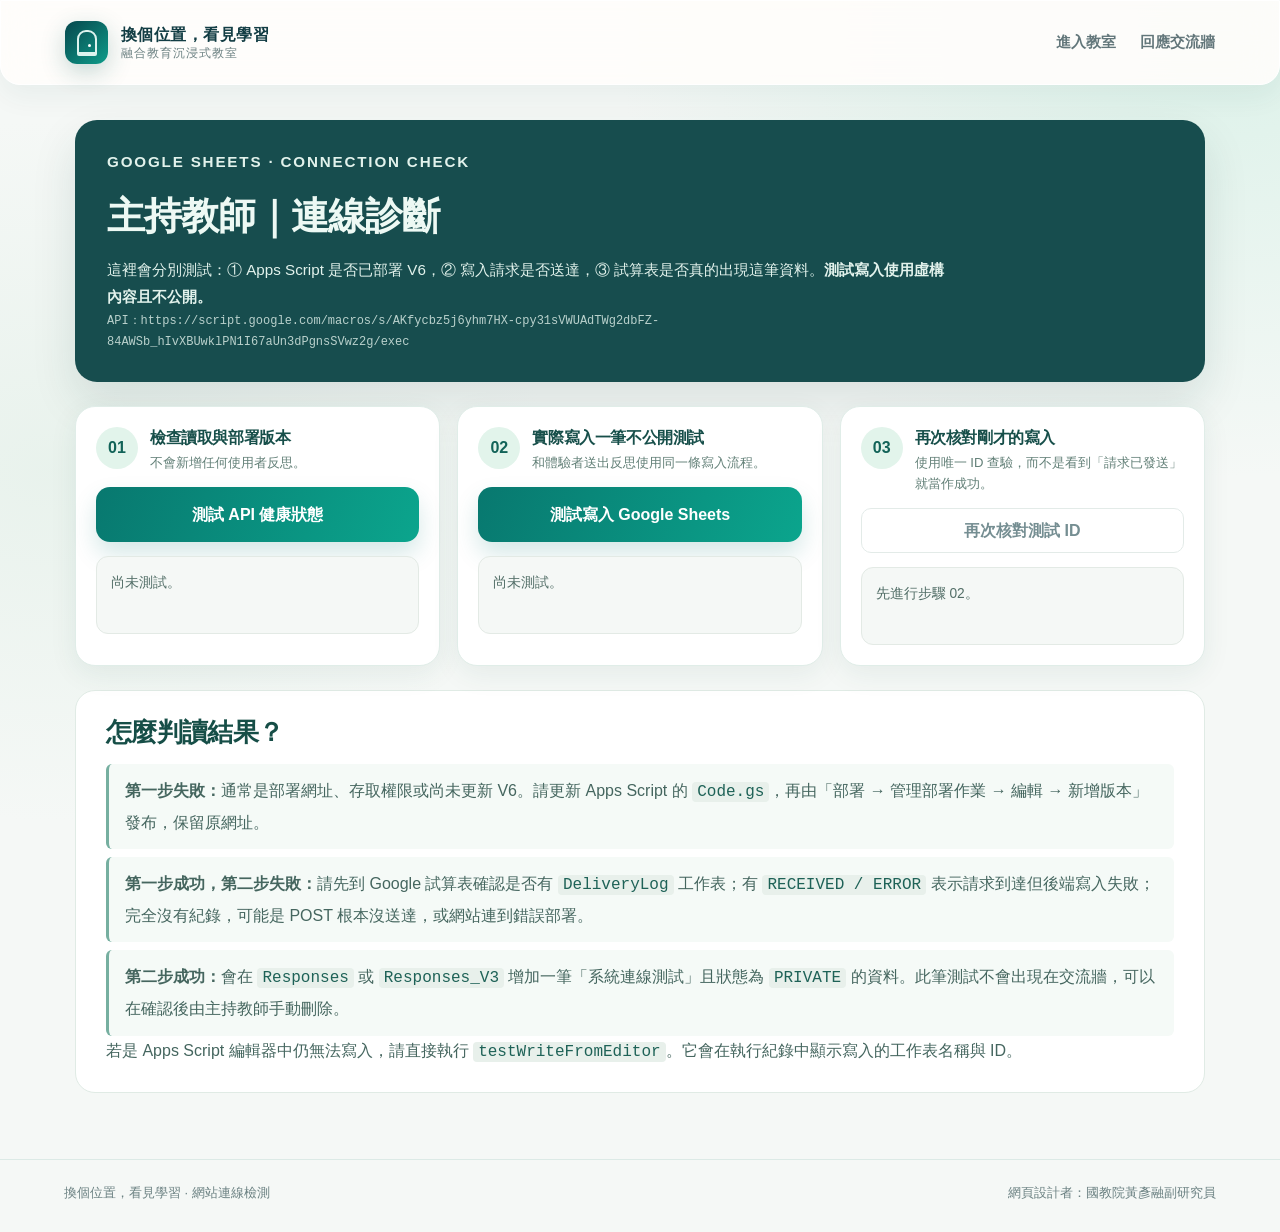
<file: diagnostics.html>
<!doctype html>
<html lang="zh-Hant">
<head>
  <meta charset="utf-8"><meta name="robots" content="noindex,nofollow"><meta name="viewport" content="width=device-width, initial-scale=1">
  <meta name="theme-color" content="#153f46">
  <title>主持教師連線診斷｜換個位置，看見學習</title>
  <link rel="stylesheet" href="./assets/style.css?v=7.1">
  <script src="./config.js"></script>
  <script type="module" src="./assets/diagnostics.js?v=7.1"></script>
</head>
<body>
  <a class="skip-link" href="#main">跳至內容</a>
  <header class="site-header">
    <a class="brand" href="./index.html" aria-label="回到首頁"><span class="brand-mark" aria-hidden="true"><span class="brand-door"></span></span><span><strong>換個位置，看見學習</strong><small>融合教育沉浸式教室</small></span></a>
    <nav class="header-links" aria-label="主要選單"><a class="header-link" href="./index.html">進入教室</a><a class="header-link" href="./wall.html">回應交流牆</a></nav>
  </header>
  <main id="main" class="diagnostic-main">
    <div class="diagnostic-hero">
      <p class="eyebrow">GOOGLE SHEETS · CONNECTION CHECK</p>
      <h1>主持教師｜連線診斷</h1>
      <p>這裡會分別測試：① Apps Script 是否已部署 V6，② 寫入請求是否送達，③ 試算表是否真的出現這筆資料。<strong>測試寫入使用虛構內容且不公開。</strong></p>
      <p id="apiUrlDisplay" class="diagnostic-endpoint"></p>
    </div>
    <div class="diagnostic-grid">
      <section class="diagnostic-card">
        <div class="diag-heading"><span class="diag-no">01</span><div><h2>檢查讀取與部署版本</h2><p>不會新增任何使用者反思。</p></div></div>
        <button id="testHealth" class="primary-btn" type="button">測試 API 健康狀態</button>
        <div id="healthResult" class="diag-result" role="status">尚未測試。</div>
      </section>
      <section class="diagnostic-card">
        <div class="diag-heading"><span class="diag-no">02</span><div><h2>實際寫入一筆不公開測試</h2><p>和體驗者送出反思使用同一條寫入流程。</p></div></div>
        <button id="testWrite" class="primary-btn" type="button">測試寫入 Google Sheets</button>
        <div id="writeResult" class="diag-result" role="status">尚未測試。</div>
      </section>
      <section class="diagnostic-card">
        <div class="diag-heading"><span class="diag-no">03</span><div><h2>再次核對剛才的寫入</h2><p>使用唯一 ID 查驗，而不是看到「請求已發送」就當作成功。</p></div></div>
        <button id="testVerify" class="outline-btn" type="button" disabled>再次核對測試 ID</button>
        <div id="verifyResult" class="diag-result" role="status">先進行步驟 02。</div>
      </section>
    </div>
    <section class="diagnostic-help">
      <h2>怎麼判讀結果？</h2>
      <div class="diagnostic-tips">
        <p><strong>第一步失敗：</strong>通常是部署網址、存取權限或尚未更新 V6。請更新 Apps Script 的 <code>Code.gs</code>，再由「部署 → 管理部署作業 → 編輯 → 新增版本」發布，保留原網址。</p>
        <p><strong>第一步成功，第二步失敗：</strong>請先到 Google 試算表確認是否有 <code>DeliveryLog</code> 工作表；有 <code>RECEIVED / ERROR</code> 表示請求到達但後端寫入失敗；完全沒有紀錄，可能是 POST 根本沒送達，或網站連到錯誤部署。</p>
        <p><strong>第二步成功：</strong>會在 <code>Responses</code> 或 <code>Responses_V3</code> 增加一筆「系統連線測試」且狀態為 <code>PRIVATE</code> 的資料。此筆測試不會出現在交流牆，可以在確認後由主持教師手動刪除。</p>
      </div>
      <p>若是 Apps Script 編輯器中仍無法寫入，請直接執行 <code>testWriteFromEditor</code>。它會在執行紀錄中顯示寫入的工作表名稱與 ID。</p>
    </section>
  </main>
  <footer class="site-footer"><span>換個位置，看見學習 · 網站連線檢測</span><span>網頁設計者：國教院黃彥融副研究員</span></footer>
</body>
</html>
</file>
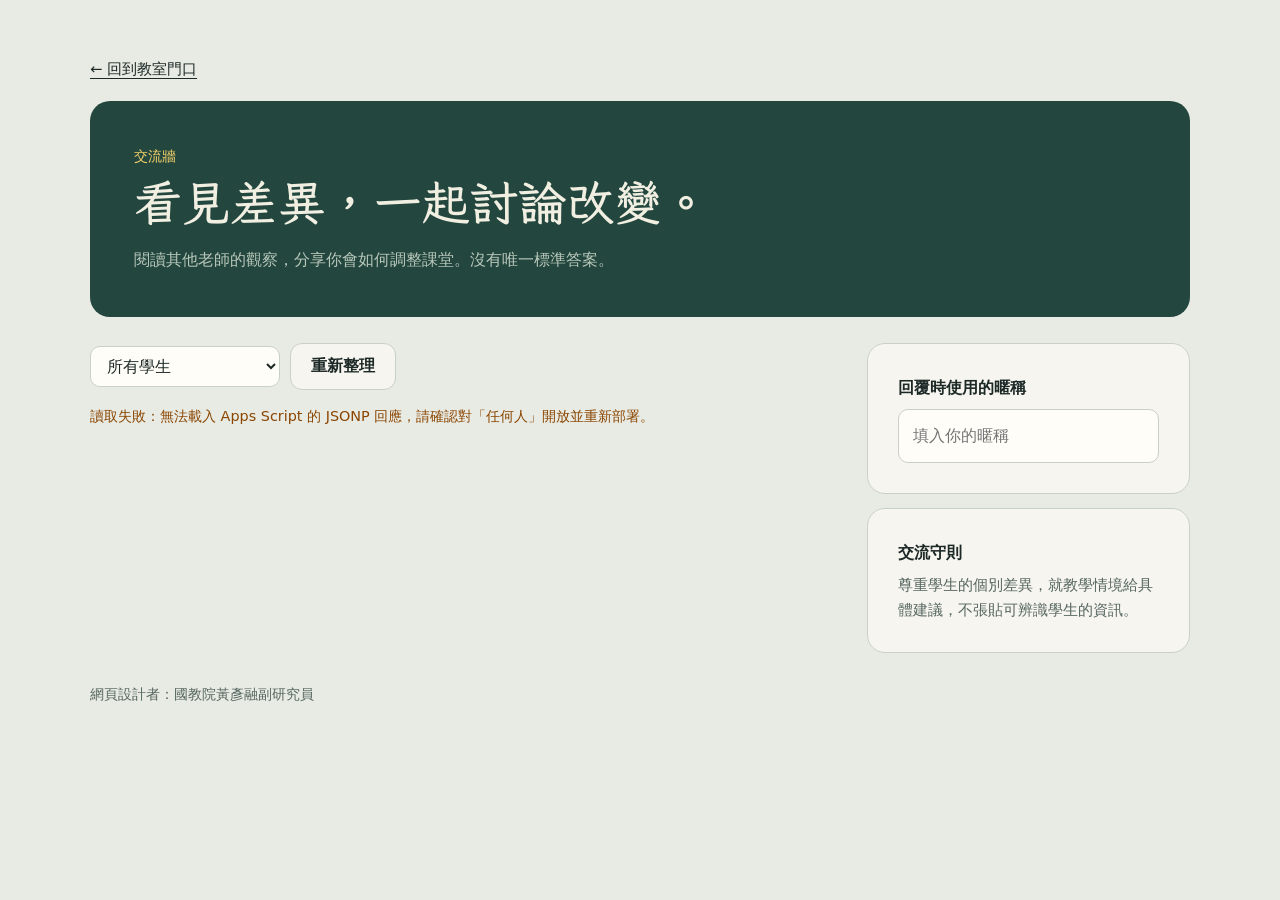
<file: wall.html>
<!doctype html>
<html lang="zh-Hant">
<head>
  <meta charset="utf-8">
  <meta name="viewport" content="width=device-width, initial-scale=1">
  <title>回應交流牆｜換個位置，看見學習</title>
  <meta http-equiv="refresh" content="0; url=./index.html#wall">
</head>
<body>
  <p>交流牆已移到新版網站裡。如果沒有自動跳轉，請<a href="./index.html#wall">點這裡前往交流牆</a>。</p>
</body>
</html>
</file>
<file: assets/style.css>
:root{--muted:#6b8182;;--seafoam:#d8efea;;--line2:#d0ddd9;;--amber:#f2d4a4;;--blue:#cdddf5;;--coral:#f5d0bf;;--purple:#e3d5f1;;--radius:22px;;}
*{box-sizing:border-box}html{scroll-behavior:smooth}body{margin:0;;color:var(--ink);;font-family:-apple-system,BlinkMacSystemFont,"Noto Sans TC","PingFang TC","Microsoft JhengHei",sans-serif;;font-size:16px;;line-height:1.7;;}button,input,textarea,select{font:inherit}button{cursor:pointer}button:disabled{cursor:not-allowed;opacity:.58}a{color:inherit;text-decoration:none}a:hover{text-decoration:none}input,textarea,select{accent-color:var(--teal)}:focus-visible{outline:3px solid #f5b864!important;outline-offset:3px}[hidden]{display:none!important}h1,h2,h3,p{margin-top:0}h1,h2,h3{line-height:1.32;letter-spacing:-.025em}h1{font-size:clamp(2.1rem,4.2vw,4.1rem)}h2{font-size:clamp(1.35rem,2vw,1.8rem)}h3{font-size:1.08rem}p{margin-bottom:0}.visually-hidden{position:absolute!important;width:1px;height:1px;overflow:hidden;clip:rect(0,0,0,0);white-space:nowrap}.skip-link{position:fixed;z-index:999;background:#fff;left:15px;top:-90px;padding:10px 16px}.skip-link:focus{top:12px}
.site-header{height:85px;;margin:auto;;padding:0 clamp(22px,5vw,84px);;display:flex;;align-items:center;;justify-content:space-between;;gap:20px;;}.brand{display:flex;align-items:center;gap:13px;min-width:0}.brand>span:last-child{display:flex;flex-direction:column;line-height:1.4}.brand strong{font-size:1.02rem;letter-spacing:.03em}.brand small{font-size:.76rem;color:var(--muted);letter-spacing:.08em}.brand-mark{height:43px;;width:43px;;display:flex;;align-items:center;;justify-content:center;;border-radius:12px;;}.brand-door{display:block;width:20px;height:26px;border:2px solid #dcf3ee;border-bottom:4px solid #dcf3ee;border-radius:9px 9px 2px 2px;position:relative}.brand-door:after{content:"";position:absolute;right:4px;top:12px;width:3px;height:3px;border-radius:50%;background:#fff}.header-links{display:flex;gap:24px;align-items:center}.header-link{color:#62767a;font-size:.93rem;font-weight:650;white-space:nowrap}.header-link.is-current,.header-link:hover{color:var(--teal)}.header-link span{font-size:1.08em}.view,.wall-main{max-width:1480px;margin:auto;padding:0 clamp(22px,5vw,84px)}.eyebrow{display:flex;align-items:center;gap:9px;font-size:.76rem;font-weight:800;color:var(--teal);letter-spacing:.12em;margin-bottom:16px}.eyebrow-dot,.preview-pulse,.preview-live i,.scene-clock span,.tiny-dot{display:inline-block;width:8px;height:8px;border-radius:50%;background:#33aa8e}.site-footer{max-width:1480px;margin:66px auto 0;padding:22px clamp(22px,5vw,84px) 36px;border-top:1px solid var(--line);color:var(--muted);display:flex;justify-content:space-between;gap:15px;font-size:.8rem}.site-footer span:last-child{text-align:right}
.primary-btn{border:none;;display:inline-flex;;align-items:center;;justify-content:center;;gap:19px;;color:#fff;;font-weight:750;;padding:14px 25px;;white-space:nowrap;;transition:background .18s,transform .18s;;min-height:50px;;}.primary-btn:hover:not(:disabled){transform:translateY(-1px);;}.primary-btn>span:last-child{font-size:1.18rem;font-weight:400}.outline-btn{display:inline-flex;align-items:center;justify-content:center;min-height:45px;padding:8px 19px;background:#fff;border:1px solid var(--line2);border-radius:10px;color:var(--ink);font-weight:720}.outline-btn:hover,.subtle-btn:hover{background:#eaf5f2}.text-btn{border:0;background:none;color:var(--teal);font-weight:760;padding:7px 0}.subtle-btn{border:1px solid var(--line2);background:#fff;border-radius:9px;padding:9px 15px;color:var(--ink2);font-size:.88rem;font-weight:650}.subtle-btn[aria-pressed=true]{background:#dceee9;border-color:#97ccc1;color:#0f625e}.wide-btn{width:100%}
.welcome{min-height:calc(100vh - 150px);display:grid;grid-template-columns:1.08fr .92fr;align-items:center;column-gap:clamp(40px,5vw,75px);padding-top:48px}.welcome-copy{padding:34px 0 75px}.welcome h1{margin-bottom:25px;;}.welcome h1 em,.wall-hero h1 em{color:var(--teal);font-style:normal}.lead{max-width:575px;font-size:1.09rem;color:#52686c;line-height:1.95}.journey-trail{display:flex;align-items:center;gap:14px;flex-wrap:wrap;margin:34px 0 39px}.journey-trail span{font-size:.83rem;font-weight:720;color:var(--ink2);white-space:nowrap}.journey-trail span b{font-size:.75rem;margin-right:5px;color:var(--teal)}.journey-trail i{height:1px;width:18px;background:#b9d2ce}.start-form{max-width:570px}.start-form label{font-weight:790;display:block;margin-bottom:9px;font-size:.91rem}.subtle-text{font-size:.78rem;color:var(--muted);font-weight:500}.start-form-row{display:flex;gap:9px}.start-form input{min-width:0;;flex:1;;border:1px solid var(--line2);;background:#fff;;padding:14px 16px;;}.privacy-hint{font-size:.78rem;color:var(--muted);margin-top:13px;line-height:1.8}.welcome-preview{align-self:center;;min-height:575px;;padding:20px;;position:relative;;overflow:hidden;;}.welcome-preview:after{content:"";position:absolute;bottom:-130px;right:-180px;width:330px;height:330px;border-radius:50%;background:rgba(255,255,255,.34);pointer-events:none}.preview-top{display:flex;justify-content:space-between;gap:5px;font-size:.72rem;letter-spacing:.07em;font-weight:780;color:#5c7974;margin-bottom:17px}.preview-live{display:flex;align-items:center;gap:8px;color:var(--teal)}.preview-board{height:205px;;color:#f3fbf1;;border:10px solid #d7b68d;;text-align:center;;display:flex;;flex-direction:column;;align-items:center;;justify-content:center;;padding:20px;;}.preview-board>span{font-size:.67rem;color:#c9e9df;letter-spacing:.1em}.preview-board strong{font-size:1.55rem;margin:12px 0 13px;letter-spacing:.05em}.preview-board p{font-size:.8rem;line-height:1.9;max-width:390px;color:#e6f6ed}.preview-seats{display:grid;grid-template-columns:repeat(2,minmax(0,1fr));gap:14px;margin:36px 5px 25px}.preview-seat{background:#f9fffc;;padding:13px 19px;;display:grid;;align-items:center;;grid-template-columns:52px 1fr;;grid-template-rows:24px 22px;;column-gap:11px;;}.preview-seat .avatar-circle{grid-row:1/3}.preview-seat>span:not(.avatar-circle){font-weight:850;font-size:.97rem}.preview-seat small{color:var(--muted);font-size:.74rem}.avatar-circle,.seat-avatar{display:grid;place-items:center;border-radius:50%;height:46px;width:46px;color:#2e4247;font-weight:850;font-size:1.12rem}.amber{background:var(--amber)}.blue{background:var(--blue)}.coral{background:var(--coral)}.purple{background:var(--purple)}.preview-foot{display:flex;gap:10px;align-items:center;color:#536e6e;font-size:.75rem;font-weight:740;padding:13px 7px}.preview-foot span:last-child{margin-left:auto}.intro-caveat{grid-column:1/-1;justify-self:center;max-width:1040px;text-align:center;font-size:.77rem;line-height:1.8;color:#78908e;background:#eef5ee;border-radius:20px 20px 0 0;padding:12px 26px}
.class-view{padding-top:25px}.section-heading{display:flex;justify-content:space-between;align-items:flex-start;gap:22px;margin-bottom:31px}.section-heading h1{font-size:clamp(2rem,3vw,2.8rem);margin-bottom:11px}.section-heading p:last-child{color:#62757a}.participant-chip{background:#e8f3ee;border:1px solid #cee5d9;border-radius:100px;padding:8px 17px;color:var(--teal);font-size:.84rem;font-weight:790;white-space:nowrap}.room-layout{display:grid;grid-template-columns:minmax(0,1.5fr) minmax(280px,.67fr);gap:25px;align-items:start}.classroom-card{border:1px solid var(--line);border-radius:20px;background:#fff;padding:16px;box-shadow:var(--shadow)}.room-topline{display:flex;justify-content:space-between;align-items:center;padding:0 6px 14px;font-size:.82rem;font-weight:780;color:var(--muted)}.tiny-dot{width:6px;height:6px;margin:0 3px 1px}.classroom-map{position:relative;;width:100%;;height:clamp(450px,47vw,625px);;overflow:hidden;;background-size:58px 58px;;border:8px solid #c6dcd5;;}.map-window{position:absolute;right:0;top:80px;writing-mode:vertical-lr;background:#c4e5e5;border:4px solid #fff;padding:14px 6px;letter-spacing:12px;color:#6e9995;font-size:.66rem;border-radius:6px}.room-blackboard{position:absolute;left:23%;top:14px;width:54%;height:24%;background:#235c55;border:8px solid #d7bc91;border-radius:6px;color:#e6f6ec;display:flex;flex-direction:column;align-items:center;justify-content:center;text-align:center;box-shadow:0 7px 0 #bed0c3}.room-blackboard strong{font-size:clamp(1.05rem,2.6vw,1.65rem);letter-spacing:.08em;margin:5px 0}.room-blackboard small{font-size:.68rem;letter-spacing:.04em}.teacher-spot{position:absolute;top:28%;left:50%;transform:translateX(-50%);display:flex;flex-direction:column;align-items:center;gap:1px}.teacher-spot span{font-size:1.65rem}.teacher-spot small{background:#fff;color:var(--teal);border-radius:8px;padding:2px 8px;font-size:.7rem;font-weight:750}.map-door{position:absolute;bottom:-5px;left:50%;transform:translateX(-50%);background:#f8f7f1;border:5px solid #c6dcd5;border-bottom:0;border-radius:15px 15px 0 0;width:112px;height:55px;text-align:center;padding:18px 10px 0;font-size:.65rem;font-weight:800;color:#76958a}.map-door span{font-size:1rem}.student-desk{position:absolute;;left:var(--x);;top:var(--y);;transform:translate(-50%,-50%);;min-width:clamp(105px,12vw,160px);;display:flex;;flex-direction:column;;align-items:center;;border:2px solid #e1c99e;;border-bottom:7px solid #bf9f72;;background:#f8ecd3;;padding:13px 8px 8px;;box-shadow:0 9px 15px rgba(78,81,59,.11);;}.student-desk:hover,.student-desk.is-near{transform:translate(-50%,-53%) scale(1.055);outline:3px solid #0c8d86;outline-offset:3px}.student-desk-top{display:flex;align-items:center;gap:11px;margin-bottom:4px}.seat-avatar{height:43px;width:43px;font-size:1rem}.desk-book{height:30px;width:25px;border-radius:3px;background:#fff;transform:rotate(-9deg);box-shadow:2px 2px 0 #d1d5cb}.student-desk strong{font-size:.95rem}.student-desk small{font-size:.7rem;color:#7a7871}.player-avatar{position:absolute;transform:translate(-50%,-50%);z-index:5;transition:left .11s linear,top .11s linear;pointer-events:none}.player-avatar span{display:grid;place-items:center;background:#164f5b;color:#fff;border:4px solid #fff;border-radius:50%;height:46px;width:46px;font-size:.85rem;font-weight:800;box-shadow:0 5px 15px #34736966}.player-avatar i{position:absolute;left:50%;top:-7px;transform:translateX(-50%);border:5px solid transparent;border-top-color:#164f5b;opacity:.8}.map-bottom{display:flex;justify-content:space-between;align-items:center;gap:22px;margin-top:13px;padding:0 7px 3px}.map-bottom>span{font-size:.82rem;color:#536d6c;max-width:460px}.direction-controls{display:flex;flex-direction:column;align-items:center;gap:4px}.direction-controls>div{display:flex;gap:4px}.direction-controls button{border:1px solid #cfe0db;background:#eef6f2;border-radius:7px;width:45px;min-height:35px;font-weight:800;color:#2d5b61;line-height:1}.direction-controls #chooseNearBtn{width:63px;background:#e2efec;font-size:.74rem}.direction-controls button:hover{background:#cfebdf}.side-guide{background:#fff;border:1px solid var(--line);border-radius:20px;padding:27px;box-shadow:var(--shadow)}.side-guide h2{margin-bottom:12px}.side-guide>p:not(.eyebrow):not(.guide-note){font-size:.89rem;color:#61767a;line-height:1.85}.role-picks{display:grid;gap:9px;margin:24px 0}.role-picks button{border:1px solid #e4ede9;border-radius:12px;background:#fcfefb;display:flex;align-items:center;text-align:left;gap:11px;padding:10px;transition:border-color .2s,background .2s}.role-picks button:hover{border-color:#91c6bc;background:#f0f9f5}.role-picks button>span:nth-child(2){display:flex;flex-direction:column;flex:1}.role-picks button b{font-size:.92rem}.role-picks button small{color:var(--muted);font-size:.74rem}.role-picks button>span:last-child{color:var(--teal)}.role-picks .avatar-circle{width:43px;height:43px;flex-shrink:0}.guide-note{padding:15px;background:#f1f7f3;border-radius:10px;color:#728786;font-size:.76rem;line-height:1.85}
.lesson-view{padding-top:20px}.lesson-top{display:flex;justify-content:space-between;align-items:center;margin-bottom:18px}.lesson-meta{display:flex;align-items:center;gap:13px}.meta-divider{color:#9cb6b1}.small-tag{background:#e8f4ef;color:#0d6d69;border-radius:99px;padding:6px 12px;font-size:.76rem;font-weight:780}.lesson-heading{display:flex;justify-content:space-between;align-items:end;gap:20px;margin-bottom:25px}.lesson-heading h1{font-size:clamp(1.9rem,3.2vw,2.75rem);margin-bottom:9px}.lesson-heading p:last-child{color:#708480}.lesson-progress{display:flex;align-items:center;gap:7px;padding:0 0 8px;white-space:nowrap}.progress-node{display:flex;align-items:center;justify-content:center;gap:6px;border-radius:50px;border:1px solid #dbe5dd;background:#fff;color:#7a8d8b;padding:8px 13px;font-weight:850;font-size:.8rem;min-width:61px}.progress-node small{font-size:.7rem;font-weight:700}.progress-node.active{color:#fff;background:var(--teal);border-color:var(--teal)}.progress-node.done{color:#0d6c60;background:#e1f4ea;border-color:#bbdccc}.progress-line{width:17px;height:2px;background:#c8dbd1}.learning-layout{display:grid;grid-template-columns:minmax(0,1.5fr) minmax(295px,.67fr);gap:23px;align-items:start}.stage-main,.insight-sidebar{min-width:0}.stage-main{border-radius:17px;overflow:hidden;background:#fff;border:1px solid var(--line);box-shadow:var(--shadow)}.stage-scene-bar{display:flex;justify-content:space-between;align-items:center;gap:10px;background:#1b4b4e;color:#d8f3ea;padding:12px 22px;font-size:.76rem;font-weight:760}.scene-clock{display:flex;align-items:center;gap:7px}.scene-clock span{width:6px;height:6px}.stage-scene{padding:15px 19px 0;;}.board-view{max-width:92%;margin:0 auto;height:175px;border:9px solid #d1b287;border-radius:7px;background:#23605a;box-shadow:0 7px 0 #bad1c4;color:#e8f8ec;text-align:center;position:relative;overflow:hidden;display:flex;flex-direction:column;align-items:center;justify-content:center}.board-label{font-size:.67rem;letter-spacing:.1em;color:#9fcfc1;font-weight:800}.board-copy{transition:filter .3s,opacity .3s}.board-copy strong{font-size:1.36rem;letter-spacing:.05em}.board-copy p{font-size:.89rem;line-height:1.65;max-width:480px;margin:10px 23px 0}.board-chalk{position:absolute;bottom:-5px;right:20px;color:#afcaba;font-size:.6rem}.teacher-bubble{display:flex;align-items:flex-start;gap:12px;background:#fff;border-radius:12px 12px 0 0;padding:13px 18px 14px;max-width:92%;margin:18px auto 0;box-shadow:0 -3px 17px #365f5122}.teacher-portrait{height:43px;width:43px;flex-shrink:0;display:grid;place-items:center;border-radius:50%;background:#ffe0b0;color:#694e36;font-weight:900}.bubble-heading{display:flex;flex-wrap:wrap;align-items:center;gap:12px}.bubble-heading strong{font-size:.8rem}.bubble-heading span{font-size:.68rem;color:#869b97}.teacher-bubble p{font-size:.9rem;color:#43605e;margin:3px 0 0}.workspace{padding:24px 28px 30px;background:#fff;position:relative;min-height:375px}.workspace-top{display:flex;justify-content:space-between;align-items:center;gap:13px;margin-bottom:10px}.workspace-label{font-size:.67rem;letter-spacing:.08em;color:var(--teal);font-weight:850}.workspace h2{font-size:1.23rem;margin:3px 0}.audio-btn{border:1px solid #c9ddd6;color:#285f61;background:#eef6f2;border-radius:8px;padding:7px 12px;font-size:.78rem;font-weight:800;flex-shrink:0}.audio-btn:hover{background:#d9f0e6}.workspace-direction{color:#637b7a;font-size:.85rem;margin:9px 0 16px;line-height:1.8}.workspace-content{transition:filter .25s,opacity .25s;position:relative}.reading-paper{background:#fffefa;border:1px solid #ecebe4;border-radius:10px;padding:22px 26px;line-height:2.45;font-size:1rem;color:#243e43;box-shadow:0 5px 18px #113d3510}.reading-paper p+p{margin-top:16px}.reading-paper p{margin-bottom:0}.reading-paper .sentence{display:inline}.activity-callout{font-size:.8rem;background:#f0f8f3;border-left:3px solid #41aaa0;padding:10px 13px;border-radius:4px;margin:0 0 16px;color:#396c67}.highlight-directions{margin-bottom:13px;color:#5e7776;font-size:.81rem}.sentence-selects{display:grid;gap:9px}.sentence-button{text-align:left;border:1px solid #dce7df;background:#fffefa;border-radius:9px;padding:12px 15px;line-height:1.85;font-size:.95rem;color:#284449;display:flex;align-items:flex-start;gap:12px}.sentence-button .sentence-check{border:1px solid #a7beb9;width:22px;height:22px;display:inline-grid;place-items:center;flex-shrink:0;border-radius:6px;color:transparent;margin-top:3px;font-size:.8rem}.sentence-button:hover{background:#f1f8f3}.sentence-button.is-selected{background:#e8f5ec;border-color:#56a89e}.sentence-button.is-selected .sentence-check{background:#0c817b;color:#fff;border-color:#0c817b}.highlight-counter{text-align:right;margin-top:9px;color:#6a8281;font-size:.75rem}.quiz-question{background:#f0f7f3;border-left:4px solid #73b4a5;padding:16px 18px;border-radius:7px;margin-bottom:15px;font-weight:800;font-size:1.02rem;line-height:1.85}.quiz-options{display:grid;gap:10px}.quiz-option{cursor:pointer;border:1px solid #d9e5df;background:#fffefa;padding:13px 16px;border-radius:9px;display:flex;align-items:flex-start;gap:13px;line-height:1.8;font-size:.92rem}.quiz-option:hover{background:#f3faf6}.quiz-option input{margin-top:7px;flex-shrink:0}.quiz-option.is-selected{border-color:#4fa89b;background:#ecf7f0}.quiz-option .option-letter{font-weight:800;color:var(--teal);flex-shrink:0}.task-feedback{margin-top:19px;border:1px solid #b5dacc;background:#eef8ef;padding:15px 17px;border-radius:9px;color:#2f6861;font-size:.88rem;line-height:1.9}.task-feedback strong{display:block;color:#145e56;margin-bottom:4px}.word-support{margin-top:17px;background:#fff6e7;border:1px solid #f5dfb5;padding:13px 16px;border-radius:9px;font-size:.82rem;color:#80603b;line-height:1.9}.word-support strong{color:#76502a}.simulation-hint{margin-top:11px;font-size:.78rem;color:#7a8780}.effect-vision .board-copy{}.effect-vision .workspace-content{}.effect-vision .workspace-content .sentence-selects{filter:contrast(.76)}.effect-vision .quiz-option{font-size:.83rem}.effect-hearing .teacher-bubble p{}.effect-adhd .stage-scene{background-image:linear-gradient(125deg,transparent 72%,#bedad3 73%,transparent 76%)}.effect-adhd .workspace::before{content:"走廊上的聲音 →";position:absolute;right:28px;top:78px;transform:rotate(-6deg);font-size:.69rem;color:#a17b53;background:#f9ecdb;border:1px solid #f1dbb7;padding:3px 8px;border-radius:8px;pointer-events:none}.effect-reading .reading-paper .sentence:nth-child(2n),.effect-reading .sentence-button:nth-child(even) .sentence-body,.effect-reading .quiz-option:nth-child(even) span:last-child{animation:gentle-drift 2.8s ease-in-out infinite alternate}.effect-reading .reading-paper .sentence:nth-child(3n),.effect-reading .sentence-button:nth-child(odd) .sentence-body,.effect-reading .quiz-option:nth-child(odd) span:last-child{animation:gentle-drift-reverse 3.1s ease-in-out infinite alternate}.effect-reading .reading-paper{letter-spacing:.035em;line-height:2.25}.distraction-notice{position:absolute;top:55px;right:22px;z-index:3;width:min(285px,80%);padding:16px;background:#fff8e9;box-shadow:0 13px 35px #4e503829;border:1px solid #eacda7;border-radius:10px;display:flex;flex-direction:column;gap:12px;font-size:.85rem;color:#7d5f37;transform:rotate(2deg)}.distraction-notice button{background:var(--ink);color:#fff;border:0;border-radius:7px;padding:8px;font-weight:700;font-size:.78rem}.sim-effects-off .board-copy,.sim-effects-off .workspace-content,.sim-effects-off .workspace-content *{filter:none!important;animation:none!important;opacity:1!important;letter-spacing:normal!important}.sim-effects-off .workspace::before{display:none}.sim-effects-off .distraction-notice{display:none!important}
.insight-sidebar{display:flex;flex-direction:column;gap:14px}.student-profile,.barrier-box,.support-box,.sidebar-bottom{background:#fff;border:1px solid var(--line);border-radius:13px;padding:19px}.student-profile{display:flex;align-items:center;gap:14px}.big-avatar{display:grid;place-items:center;flex-shrink:0;width:65px;height:65px;border-radius:16px;font-size:1.7rem;font-weight:900}.student-profile .eyebrow{font-size:.59rem;letter-spacing:.06em;margin-bottom:6px}.student-profile h2{font-size:1.27rem;margin:0 0 3px}.student-profile p:last-child{font-size:.8rem;color:#7c8f8b}.barrier-box{background:#fff7ef;border-color:#f3e0cd}.mini-eyebrow{font-size:.72rem;letter-spacing:.07em;font-weight:850;color:#ad794b}.barrier-box p{color:#785838;font-size:.9rem;line-height:1.9;margin-top:8px}.support-box .mini-eyebrow{color:var(--teal)}.support-box h3{margin:8px 0 9px}.support-box>p{color:#758785;font-size:.83rem;line-height:1.9}.support-choices{display:grid;gap:8px;margin:16px 0 0}.support-choice{display:flex;align-items:flex-start;gap:10px;text-align:left;background:#f5faf7;border:1px solid #dce9e1;color:#386765;border-radius:9px;padding:10px 12px;font-size:.81rem;font-weight:760;line-height:1.6}.support-choice .support-icon{display:grid;place-items:center;flex-shrink:0;height:23px;width:23px;border:1px solid #a6c8bc;border-radius:50%;font-size:.74rem}.support-choice:hover,.support-choice.is-active{border-color:#60aa99;background:#dff1e8}.support-feedback{font-size:.79rem;line-height:1.9;margin-top:14px;padding:12px;border-radius:8px;background:#e8f4ec;color:#286c5c}.sidebar-bottom{padding:15px}.stage-help{text-align:center;color:#80908b;margin-top:10px;font-size:.74rem}.caveat-note{font-size:.76rem;color:#728682;line-height:1.9;padding:4px 8px}
.reflection-view{padding-top:40px}.reflection-top{text-align:center;max-width:850px;margin:0 auto 38px}.reflection-top h1{font-size:clamp(2rem,3.2vw,3.1rem);margin-bottom:17px}.reflection-top p:last-child{color:#697e7a;line-height:1.9}.reflection-top .eyebrow{justify-content:center}.reflection-layout{display:grid;grid-template-columns:minmax(0,1.36fr) minmax(275px,.64fr);gap:23px;align-items:start}.reflection-form-card,.summary-card,.thought-card{border:1px solid var(--line);background:#fff;border-radius:15px;box-shadow:var(--shadow)}.reflection-form-card{padding:30px}.card-head{display:flex;align-items:center;justify-content:space-between;border-bottom:1px solid #e6eee9;padding-bottom:19px;margin-bottom:23px}.form-count{font-size:.75rem;letter-spacing:.08em;font-weight:850;color:var(--teal)}.input-block{margin-bottom:24px;min-width:0;border:0;padding:0}.input-block label,.input-block legend{font-weight:820;display:block;font-size:.96rem;margin-bottom:11px;line-height:1.7}.input-block label em{color:#ce6e5b;font-style:normal}.input-block textarea,.identity-panel input{width:100%;border:1px solid var(--line2);border-radius:10px;background:#fffefa;padding:13px 15px;line-height:1.8;color:var(--ink);resize:vertical}.input-block textarea:focus{border-color:#56aa9d}.muted-label{color:#7d918e;font-weight:500;font-size:.81rem}.strategy-choices{display:flex;flex-wrap:wrap;gap:10px}.strategy-option{position:relative}.strategy-option input{position:absolute;opacity:0;width:1px;height:1px}.strategy-option span{display:inline-block;border:1px solid #cadbd3;padding:9px 13px;border-radius:9px;color:#4b716e;background:#fff;font-size:.83rem;font-weight:720;cursor:pointer}.strategy-option input:checked+span{background:#daf0e8;border-color:#4b9e8e;color:#125d57}.strategy-option input:focus-visible+span{outline:3px solid #f5b864;outline-offset:3px}.consent{display:flex;gap:11px;align-items:flex-start;background:#f4f8f4;border-radius:10px;padding:14px;font-size:.8rem;line-height:1.85;color:#5e7670}.consent input{flex-shrink:0;margin-top:5px}.consent b{font-weight:780}.submit-status{min-height:25px;font-size:.81rem;color:#a36a4b;margin-top:14px}.submit-btn{width:100%;justify-content:space-between;margin-top:8px}.summary-card{padding:24px}.summary-card h2{font-size:1.35rem;margin:0 0 21px}.summary-activity{display:flex;gap:14px;margin-bottom:20px;align-items:flex-start}.summary-activity>span{display:grid;place-items:center;width:30px;height:30px;flex-shrink:0;border-radius:50%;background:#e2f2e9;color:#207265;font-size:.81rem;font-weight:830}.summary-activity strong{font-size:.91rem}.summary-activity p{color:#6c8380;font-size:.82rem;line-height:1.85;margin:4px 0}.summary-stats{border-top:1px solid var(--line);padding-top:15px;font-size:.78rem;color:var(--teal);font-weight:760}.thought-card{padding:25px;margin:14px 0;background:#e6f3ed;border-color:#c9e8d8}.thought-card>span{font-size:.76rem;font-weight:830;color:var(--teal)}.thought-card p{font-size:1.04rem;line-height:1.8;font-weight:850;margin-top:13px;color:#215e59}.success-panel{text-align:center;padding:32px 15px 20px}.success-panel h2{margin:13px 0}.success-panel p{color:#627a77;line-height:1.9;margin:0 auto 27px;max-width:400px}.success-icon{margin:0 auto;display:grid;place-items:center;width:61px;height:61px;border-radius:50%;background:#d7f3df;color:#117669;font-size:2rem;font-weight:850}.link-btn{text-decoration:none!important}
.wall-main{padding-top:40px}.wall-hero{background:#164a50;border-radius:24px;min-height:305px;padding:52px clamp(26px,5vw,70px);color:#f4f8f3;display:flex;align-items:center;justify-content:space-between;gap:20px;overflow:hidden;position:relative}.wall-hero .eyebrow{color:#b6e2d8}.wall-hero .eyebrow-dot{background:#d6a66b}.wall-hero h1{font-size:clamp(2rem,3.4vw,3.4rem);margin-bottom:12px}.wall-hero h1 em{color:#cfe9bb}.wall-hero p:last-child{color:#b9d5d1;max-width:680px;line-height:1.9}.wall-hero-aside{display:flex;flex-direction:column;align-items:center;justify-content:center;position:relative;min-width:170px;color:#c4e0d7;z-index:1}.wall-hero-aside strong{font-size:5rem;line-height:1.1;color:#f6f4dc;font-weight:900}.wall-hero-aside>span{font-size:.85rem;font-weight:760}.wall-orbit{position:absolute;left:-50px;top:-40px;width:270px;height:270px;border:1px solid #8cbab455;border-radius:50%;pointer-events:none;z-index:-1}.wall-orbit i{position:absolute;width:15px;height:15px;border-radius:50%;background:#7bb9a7}.wall-orbit i:nth-child(1){left:45px;top:15px}.wall-orbit i:nth-child(2){right:3px;top:80px;background:#f6cf95}.wall-orbit i:nth-child(3){bottom:8px;left:58px;background:#c6b1db}.wall-orbit i:nth-child(4){bottom:90px;left:0;background:#e5aa89}.backend-banner{font-size:.8rem;line-height:1.8;color:#68543e;margin:18px 0 22px;min-height:0}.backend-banner:not(:empty){background:#f8eddb;border:1px solid #eddbbb;border-radius:10px;padding:11px 17px}.wall-stats{display:grid;grid-template-columns:repeat(3,minmax(0,1fr));gap:14px;margin:28px 0 44px}.wall-stats>div{display:flex;flex-direction:column;gap:3px;background:#fff;border:1px solid var(--line);padding:21px 26px;border-radius:14px}.wall-stats span{font-size:.8rem;color:#7b8b86}.wall-stats strong{font-size:2.3rem;line-height:1.35;color:#276e68;font-weight:860;overflow-wrap:anywhere}.wall-stats strong#commonStrategy{font-size:1.16rem;line-height:1.5;min-height:42px;padding-top:8px}.wall-stats small{font-size:.73rem;color:#93a39e}.wall-toolbar{display:flex;justify-content:space-between;align-items:end;gap:18px;margin-bottom:15px}.wall-toolbar h2{margin:0}.wall-toolbar .eyebrow{margin-bottom:8px}.wall-actions{display:flex;gap:9px;align-items:center}.wall-actions select{border:1px solid #d5e4dc;border-radius:9px;background:#fff;padding:10px 13px;color:var(--ink);max-width:245px}.wall-notice{background:#e8f3ed;border-radius:10px;padding:12px 16px;color:#547972;font-size:.81rem;line-height:1.9;margin-bottom:21px}.discussion-layout{display:grid;grid-template-columns:minmax(0,1.43fr) minmax(270px,.57fr);gap:22px;align-items:start}.load-status{text-align:center;padding:17px;color:#738782;font-size:.85rem}.post-list{display:grid;gap:16px}.post-card{background:#fff;border:1px solid var(--line);border-radius:14px;padding:24px;box-shadow:0 6px 20px #153c3410;min-width:0}.post-meta{display:flex;justify-content:space-between;gap:10px;align-items:center;margin-bottom:20px}.post-identity{display:flex;gap:12px;align-items:center}.post-initial{display:grid;place-items:center;flex-shrink:0;width:43px;height:43px;border-radius:12px;background:#d8eee8;color:#227568;font-size:1.05rem;font-weight:850}.post-identity b{display:block;font-size:.9rem}.post-identity small{display:block;color:#85968f;font-size:.7rem}.post-role{font-size:.73rem;font-weight:740;color:#246d68;background:#e6f4ec;border-radius:99px;padding:6px 10px;white-space:nowrap}.post-body{display:grid;gap:18px}.post-section .post-label{font-size:.72rem;letter-spacing:.06em;font-weight:800;color:#78918c}.post-section p{line-height:1.9;color:#355256;margin:5px 0 0;overflow-wrap:anywhere;white-space:pre-wrap;font-size:.92rem}.post-section.is-adjustment{border-left:3px solid #68b19d;padding-left:14px}.post-tags{display:flex;flex-wrap:wrap;gap:7px;margin-top:3px}.post-tags span{font-size:.71rem;border:1px solid #c9e0d4;padding:5px 9px;background:#f2faf4;color:#3d7667;border-radius:7px}.post-question{background:#f9f5e9;border-radius:8px;padding:13px 15px}.post-question .post-label{color:#998361}.post-question p{color:#775b3d}.reply-bar{display:flex;align-items:center;justify-content:space-between;margin-top:20px;padding-top:16px;border-top:1px solid var(--line);gap:10px}.reply-bar span{font-size:.78rem;color:#82958e}.reply-toggle{background:#eaf4ee;border:0;color:#276c62;border-radius:7px;padding:8px 13px;font-size:.79rem;font-weight:830}.reply-toggle:hover{background:#d6eee3}.replies{display:grid;gap:10px;margin-top:14px}.reply-card{padding:13px 14px;background:#f5faf7;border-left:2px solid #9dcbb9;border-radius:6px}.reply-card strong{font-size:.79rem;color:#2c6960}.reply-card small{color:#8a9c94;font-size:.67rem;margin-left:8px}.reply-card p{white-space:pre-wrap;overflow-wrap:anywhere;color:#526e68;line-height:1.85;font-size:.82rem;margin:4px 0 0}.reply-form{margin-top:15px;padding:15px;background:#edf6f0;border-radius:8px;display:grid;gap:9px}.reply-form label{font-size:.78rem;font-weight:760;color:#366b62}.reply-form textarea{border:1px solid #cddfd6;border-radius:8px;padding:10px;min-height:86px;resize:vertical;font-size:.84rem}.reply-form button{justify-self:end;border:none;border-radius:8px;background:#24786d;color:#fff;padding:9px 16px;font-size:.8rem;font-weight:770}.reply-form .reply-form-status{font-size:.74rem;color:#7b6b5d}.discussion-aside{display:flex;flex-direction:column;gap:14px}.discussion-prompt,.identity-panel{background:#fff;border:1px solid var(--line);border-radius:14px;padding:23px}.discussion-prompt>span{font-size:.76rem;font-weight:850;color:var(--teal)}.discussion-prompt ol{padding-left:22px;margin:13px 0 0}.discussion-prompt li{font-size:.86rem;color:#526c6b;line-height:2;margin-bottom:10px}.identity-panel label{font-size:.83rem;font-weight:800;display:block;margin-bottom:10px}.identity-panel p{color:#82948e;font-size:.75rem;line-height:1.8;margin-top:10px}.empty-wall{text-align:center;border:1px dashed #bfdbd1;border-radius:12px;background:#fff;padding:60px 25px}.empty-wall strong{display:block;font-size:1.18rem;margin-bottom:9px}.empty-wall p{color:#82938c;font-size:.89rem}.empty-wall a{margin-top:18px}
@keyframes gentle-drift{0%{transform:translateX(-1px) translateY(-1px);opacity:.9}50%{transform:translateX(2px) translateY(1px);opacity:.75}100%{transform:translateX(0px) translateY(-2px);opacity:.93}}@keyframes gentle-drift-reverse{0%{transform:translateX(1px) translateY(1px)}50%{transform:translateX(-2px) translateY(-1px)}100%{transform:translateX(2px) translateY(1px)}}
@media (prefers-reduced-motion:reduce){*,*::before,*::after{animation-duration:.01ms!important;animation-iteration-count:1!important;scroll-behavior:auto!important;transition-duration:.01ms!important}.effect-reading .reading-paper .sentence,.effect-reading .sentence-button .sentence-body,.effect-reading .quiz-option span{animation:none!important}}
@media (max-width:1120px){.welcome{gap:25px}.welcome-preview{min-height:480px}.room-layout{grid-template-columns:minmax(0,1.15fr) minmax(255px,.75fr)}.learning-layout{grid-template-columns:minmax(0,1.25fr) minmax(270px,.75fr)}.preview-seat{padding:12px 8px}.journey-trail{gap:8px}.section-heading h1{font-size:2rem}}
@media (max-width:900px){.welcome{grid-template-columns:1fr;gap:20px;padding-top:5px}.welcome-copy{padding-bottom:15px}.welcome-preview{max-width:580px;width:100%;justify-self:center;transform:none;min-height:470px}.intro-caveat{margin-top:16px}.room-layout,.learning-layout,.reflection-layout,.discussion-layout{grid-template-columns:1fr}.side-guide{padding:22px}.role-picks{grid-template-columns:repeat(2,1fr)}.insight-sidebar{display:grid;grid-template-columns:1fr 1fr;align-items:start}.student-profile{grid-column:1/-1}.sidebar-bottom,.caveat-note{grid-column:1/-1}.reflection-sidebar{display:grid;grid-template-columns:1fr 1fr;gap:13px}.reflection-sidebar .summary-card{grid-row:span 2}.reflection-sidebar .thought-card{margin:0}.lesson-heading{align-items:start}.wall-hero-aside{min-width:110px}.wall-orbit{display:none}}
@media (max-width:600px){body{font-size:15px}.site-header{height:72px;padding:0 16px;gap:8px}.brand{gap:8px}.brand-mark{height:35px;width:35px;border-radius:8px}.brand-door{width:15px;height:21px}.brand strong{font-size:.82rem}.brand small{font-size:.61rem}.header-links{gap:9px}.header-link{font-size:.75rem}.view,.wall-main{padding-left:16px;padding-right:16px}.site-footer{flex-direction:column;padding:20px 16px;margin-top:34px}.site-footer span:last-child{text-align:left}.welcome{padding-top:15px}.welcome h1{font-size:2.38rem}.lead{font-size:.98rem}.journey-trail{gap:8px;margin:25px 0}.journey-trail span{font-size:.74rem}.journey-trail i{width:8px}.start-form-row{flex-direction:column}.start-form-row .primary-btn{width:100%}.welcome-preview{min-height:400px;border-width:5px;padding:12px}.preview-board{height:170px;border-width:7px}.preview-board strong{font-size:1.35rem}.preview-board p{font-size:.72rem}.preview-seats{gap:9px;margin-top:26px}.preview-seat{grid-template-columns:37px 1fr;column-gap:6px;padding:9px 7px}.preview-seat .avatar-circle{height:35px;width:35px;font-size:.85rem}.preview-seat>span:not(.avatar-circle){font-size:.83rem}.preview-seat small{font-size:.64rem}.preview-top{font-size:.6rem}.section-heading{flex-direction:column;margin-bottom:20px}.classroom-map{height:430px;background-size:40px 40px;border-width:5px}.room-blackboard{left:13%;width:74%;height:22%;border-width:5px}.room-blackboard small{font-size:.52rem}.room-blackboard strong{font-size:1.1rem}.teacher-spot{top:26%}.student-desk{min-width:90px;padding:9px 4px 4px}.student-desk strong{font-size:.79rem}.student-desk small{font-size:.58rem}.seat-avatar{width:30px;height:30px;font-size:.83rem}.desk-book{height:22px;width:17px}.student-desk-top{gap:5px}.map-bottom{flex-direction:column;align-items:stretch;gap:10px}.direction-controls{align-self:center}.role-picks{grid-template-columns:1fr}.lesson-top{flex-wrap:wrap}.lesson-heading{flex-direction:column;gap:17px}.lesson-progress{width:100%;justify-content:space-between}.progress-line{flex:1}.progress-node{padding:6px 9px}.stage-scene-bar{padding:10px}.stage-scene{padding:12px 8px 0}.board-view{max-width:96%;height:156px;border-width:6px}.board-copy strong{font-size:1.05rem}.board-copy p{font-size:.73rem;margin:7px 14px 0}.teacher-bubble{max-width:96%;padding:11px;gap:8px}.teacher-portrait{height:35px;width:35px}.teacher-bubble p{font-size:.81rem}.workspace{padding:18px 14px 23px;min-height:320px}.workspace-top{align-items:start}.audio-btn{font-size:.7rem;padding:6px 8px;max-width:127px;white-space:normal;line-height:1.4}.reading-paper{padding:16px 14px;font-size:.91rem;line-height:2.25}.sentence-button{font-size:.86rem;padding:10px}.quiz-option{font-size:.86rem;padding:11px}.insight-sidebar{grid-template-columns:1fr}.student-profile,.sidebar-bottom,.caveat-note{grid-column:auto}.reflection-view{padding-top:18px}.reflection-form-card{padding:20px 16px}.reflection-sidebar{grid-template-columns:1fr}.reflection-sidebar .summary-card{grid-row:auto}.wall-main{padding-top:16px}.wall-hero{padding:31px 24px;min-height:230px}.wall-hero h1{font-size:2.15rem}.wall-hero-aside{display:none}.wall-stats{gap:7px;margin:18px 0 27px}.wall-stats>div{padding:13px 11px}.wall-stats strong{font-size:1.75rem}.wall-stats strong#commonStrategy{font-size:.76rem;min-height:34px}.wall-stats span,.wall-stats small{font-size:.65rem}.wall-toolbar{flex-direction:column;align-items:stretch}.wall-actions{justify-content:space-between}.wall-actions select{max-width:65%;font-size:.8rem}.post-card{padding:17px}.post-role{font-size:.65rem}.post-initial{width:36px;height:36px}}
/* 以輕微位移視覺化閱讀負荷；並非學障或閱讀理解困難的通用生理現象。 */
.effect-reading .reading-paper .sentence{position:relative}
.effect-reading .reading-paper .sentence:nth-child(2n){}
.effect-reading .reading-paper .sentence:nth-child(3n){}
@keyframes drift-offset{0%{left:-2px;top:0;opacity:.94}50%{left:2px;top:1px;opacity:.8}100%{left:-1px;top:-2px;opacity:.94}}
@keyframes drift-offset-other{0%{left:1px;top:-1px}50%{left:-2px;top:1px}100%{left:2px;top:0}}
.sim-effects-off .reading-paper .sentence{left:0!important;top:0!important}
@media(prefers-reduced-motion:reduce){.effect-reading .reading-paper .sentence{animation:none!important}}
.skip-task-btn{display:block;margin:12px auto 0;padding:8px 14px;border:1px dashed #b5cdc4;border-radius:9px;color:#54726e;background:transparent;font-size:.8rem;font-weight:700;text-align:center}.skip-task-btn:hover{color:#0d6b67;background:#eef8f1;border-color:#6da99b}
/* 圈選後保留課本「畫重點」的標記感，不只呈現核取方框。 */
.sentence-button.is-selected .sentence-body{background:linear-gradient(transparent 56%,#f5e49a 56%,#f5e49a 94%,transparent 94%);-webkit-box-decoration-break:clone;box-decoration-break:clone}

/* ====== V3：沉浸式修訂，僅增強視覺與操作清楚度 ====== */
:root{--ink:#123d44;--ink2:#315d63;--teal:#087c73;--teal-dark:#055a57;--warm:#f4f8f6;--paper:#fff;--line:#dceae6;--shadow:0 22px 50px rgba(7,59,61,.10)}
body{background:radial-gradient(ellipse 600px 440px at 95% 3%,rgba(180,231,212,.38),transparent),radial-gradient(ellipse 500px 350px at 4% 38%,rgba(219,236,226,.48),transparent),#f5f8f6}
.site-header{background:#fffdfbe8;backdrop-filter:blur(18px);border-radius:0 0 20px 20px;border:1px solid #fff;box-shadow:0 12px 28px rgba(12,78,73,.055);max-width:1460px;position:relative;z-index:12}
.brand-mark{background:linear-gradient(138deg,#06474d,#0f9c8a);box-shadow:0 8px 24px rgba(17,95,88,.24)}
.header-link.is-current{font-weight:800}
.welcome h1{font-size:clamp(2.4rem,4.4vw,4.5rem);line-height:1.18;letter-spacing:-.04em}
.welcome h1 em{background:linear-gradient(100deg,#167b77,#3fada1);color:transparent;background-clip:text;-webkit-background-clip:text}
.welcome-preview{background:linear-gradient(150deg,#eaf6f0,#d4e6df);transform:rotate(.3deg);border-radius:31px;box-shadow:0 35px 90px rgba(7,59,61,.13);border:8px solid #fff}
.preview-board{border-radius:14px;border-color:#d3b78c;box-shadow:0 7px 15px #2a5a4440;background:linear-gradient(140deg,#245d54,#143c3c)}
.preview-seat{border-radius:15px;border:1px solid #e2f0eb;box-shadow:0 6px 0 #bcd8ce}
.start-form input{border-radius:15px;box-shadow:0 3px 9px #0d6d6210}
.primary-btn{border-radius:14px;background:linear-gradient(112deg,#08786f,#0ba58d);box-shadow:0 12px 23px rgba(8,120,111,.17)}
.primary-btn:hover:not(:disabled){background:linear-gradient(112deg,#06655d,#088473)}
.classroom-card,.side-guide,.stage-main,.student-profile,.barrier-box,.support-box,.summary-card,.reflection-form-card,.discussion-prompt,.identity-panel,.post-card{box-shadow:0 16px 42px rgba(7,59,61,.09)}
.classroom-map{border-radius:19px;border-color:#d1e1d7;background-color:#e7f0e8;background-image:linear-gradient(90deg,transparent 98%,#d0ddd1 99%),linear-gradient(0deg,transparent 98%,#d0ddd1 99%)}
.student-desk{border-radius:18px;transition:transform .15s,box-shadow .15s}
.student-desk:hover,.student-desk.is-near{box-shadow:0 16px 26px rgba(29,95,82,.2)}
.room-blackboard,.board-view{background:linear-gradient(140deg,#29665b,#184642)}
.stage-scene{position:relative;min-height:300px;overflow:hidden;background:linear-gradient(170deg,#e6ece0,#d0dfd9)}
.stage-scene:before{content:"";position:absolute;inset:0;background-image:linear-gradient(90deg,transparent 95%,rgba(7,96,87,.07) 100%);background-size:70px 70px;pointer-events:none}
.stage-scene .board-view{margin-top:17px;max-width:91%;height:179px;border-radius:11px;border-color:#cfb28c;box-shadow:0 9px 25px #12473e24}
.stage-scene .teacher-bubble{position:relative;z-index:3;margin-top:39px;max-width:90%;border-radius:18px 18px 0 0;box-shadow:0 -7px 27px rgba(12,67,61,.1)}
.perspective-banner{position:absolute;left:15px;top:12px;z-index:4;background:#e8f8f3;border:1px solid #bcdfd4;border-radius:999px;padding:5px 11px;font-size:.68rem;line-height:1.5;font-weight:850;color:#18645e;box-shadow:0 6px 14px #18473516}
.scene-event{position:relative;z-index:4;margin:12px auto 0;max-width:92%;padding:10px 15px;border-radius:12px;background:#fffcf1;border:1px solid #e7d7a2;color:#735b2a;font-size:.8rem;line-height:1.7;box-shadow:0 6px 14px #4a523710}
.audio-controls{display:flex;justify-content:flex-end;align-items:center;flex-wrap:wrap;gap:7px}
.secondary-audio{background:#fff9e9;border-color:#ead9ae;color:#81642a}
.secondary-audio[aria-pressed="true"]{background:#f6e8c6;border-color:#d9be7b}
.experience-hint{border:1px solid #cde5db;background:#f0fbf6;color:#1d6e63;padding:9px 13px;border-radius:10px;font-size:.81rem;font-weight:780;line-height:1.75;margin:10px 0}
.support-choices button:hover{box-shadow:0 7px 14px rgba(8,120,111,.09)}
/* 支持前清楚呈現不同情境，套用教師支持後特效會被移除。 */
.effect-vision .board-copy{filter:blur(4.4px);opacity:.7}
.effect-vision .workspace-content{filter:blur(1.8px);opacity:.76}
.effect-vision .reading-paper{font-size:.9rem;letter-spacing:-.02em;color:#55716f}
.effect-hearing .teacher-bubble p{}
.effect-adhd .workspace:before{content:"窗外有人跑過 →";font-size:.79rem;right:13px;top:78px;padding:5px 10px;background:#fff0d6;border-color:#f2d59e;box-shadow:0 7px 16px #85652923;animation:float-small 3s ease-in-out infinite}
.effect-adhd .workspace:after{content:"同學的鉛筆掉了！";position:absolute;right:22%;top:112px;font-size:.74rem;transform:rotate(7deg);color:#8e6740;background:#fff6e8;border:1px solid #f0d8af;z-index:1;padding:5px 9px;border-radius:9px;animation:float-small 3.6s ease-in-out infinite reverse;pointer-events:none}
.adhd-obstruction{position:absolute;;pointer-events:none;;border-radius:14px;;box-shadow:0 18px 28px #3c30211f,0 4px 8px #00000012;;}.adhd-obstruction:before,.adhd-obstruction:after{content:"";position:absolute;border-radius:12px}.adhd-obstruction .obstruction-label{position:absolute;left:12px;right:12px;bottom:10px;font-size:.73rem;line-height:1.45;color:#6f5331;background:#fff8efcc;border:1px solid #edd8b8;border-radius:10px;padding:8px 10px;backdrop-filter:blur(3px)}.obstruction-task-0{left:9%;top:74px;width:62%;height:118px}.obstruction-task-0:before{left:0;top:8px;width:72%;height:78px;background:linear-gradient(180deg,#efe3c8,#dcc8a5);border:1px solid #ccb182;transform:rotate(-3deg)}.obstruction-task-0:after{right:3%;top:0;width:108px;height:42px;background:linear-gradient(180deg,#606b8a,#424d69);border:1px solid #36425f;transform:rotate(7deg);box-shadow:inset 0 1px 0 #8f99b2}.obstruction-task-1{left:17%;top:96px;width:58%;height:156px}.obstruction-task-1:before{left:0;top:18px;width:79%;height:74px;background:linear-gradient(180deg,#e7d8ba,#d6c2a0);border:1px solid #c8aa77;transform:rotate(-4deg)}.obstruction-task-1:after{right:4%;top:0;width:124px;height:52px;background:linear-gradient(180deg,#f4cf59,#d9aa21);border:1px solid #bc8c0e;transform:rotate(8deg)}.obstruction-task-2{left:18%;top:112px;width:56%;height:142px}.obstruction-task-2:before{left:3%;top:14px;width:75%;height:66px;background:linear-gradient(180deg,#eadac0,#d9c4a0);border:1px solid #c4a170;transform:rotate(-2deg)}.obstruction-task-2:after{right:0;top:0;width:98px;height:40px;background:linear-gradient(180deg,#f0a8a1,#d9736d);border:1px solid #bf5e58;transform:rotate(6deg)}
.effect-reading .reading-paper .sentence:nth-child(2n){animation:drift-offset 1.9s ease-in-out infinite alternate}
.effect-reading .reading-paper .sentence:nth-child(3n){animation:drift-offset-other 2.3s ease-in-out infinite alternate}
.effect-reading .reading-paper .sentence{letter-spacing:.04em}
/* 畫面保護：部分使用者對動態模擬敏感；全程可以關閉。 */
.sim-effects-off .stage-scene:before,.sim-effects-off .workspace:before,.sim-effects-off .workspace:after{display:none!important}
.sim-effects-off .reading-paper .sentence,.sim-effects-off .quiz-option span,.sim-effects-off .sentence-button .sentence-body{animation:none!important}
@keyframes float-small{0%,100%{transform:translateY(-3px) rotate(-3deg)}50%{transform:translateY(4px) rotate(2deg)}}
@media(max-width:850px){.audio-controls{width:100%;justify-content:flex-start}.stage-scene{min-height:290px}.stage-scene .teacher-bubble{margin-top:42px}}
@media(max-width:600px){.welcome-preview{transform:none}.perspective-banner{font-size:.61rem}.stage-scene .board-view{margin-top:32px}.stage-scene .teacher-bubble{margin-top:42px}.scene-event{margin-top:8px;font-size:.73rem}.audio-controls{justify-content:flex-end}.audio-controls button{max-width:none;font-size:.7rem}.experience-hint{font-size:.75rem}.effect-adhd .workspace:after{display:none}.obstruction-task-0,.obstruction-task-1,.obstruction-task-2{left:9%;width:76%}.obstruction-task-0{top:112px;height:134px}.obstruction-task-1{top:136px;height:170px}.obstruction-task-2{top:150px;height:150px}.adhd-obstruction .obstruction-label{font-size:.68rem;padding:7px 8px}}

/* V4: 在小廷的三個課堂任務中加入聽取指令與訊息漏接體驗。 */
.hearing-panel{margin:14px 0 19px;padding:20px;border:1px solid #bad4e9;border-radius:20px;background:linear-gradient(145deg,#f1f8fe,#e7f1f9);box-shadow:0 16px 34px rgba(45,88,139,.09)}
.hearing-panel-header{display:flex;align-items:center;justify-content:space-between;gap:12px}
.hearing-kicker{font-size:.65rem;letter-spacing:.12em;color:#5682a9;font-weight:850}
.hearing-panel h3{margin:5px 0 0;font-size:1.15rem;color:#234c72}
.hearing-setting{flex-shrink:0;border-radius:99px;background:#dce9f8;padding:7px 12px;color:#295b88;font-size:.76rem;font-weight:800}
.hearing-setting.is-supported{color:#136854;background:#d6f4e8}
.hearing-intro{margin:12px 0;color:#3a6079;font-size:.89rem;line-height:1.9}
.hearing-level-wrap{border:1px solid #cee0ed;background:#fff9;border-radius:13px;padding:12px;margin:12px 0}
.hearing-level-wrap>span{display:block;margin-bottom:8px;font-size:.77rem;color:#47728e;font-weight:800}
.hearing-level-controls{display:grid;grid-template-columns:repeat(3,minmax(0,1fr));gap:6px}
.hearing-level-controls button{background:#fff;border:1px solid #cadae5;color:#446a84;font-size:.8rem;font-weight:780;border-radius:10px;padding:9px 6px}
.hearing-level-controls button.active{background:#2b7099;border-color:#2b7099;color:#fff;box-shadow:0 5px 12px #174f721f}
.hearing-wave{margin:13px 0;display:flex;align-items:center;gap:10px;justify-content:space-between;border-radius:13px;padding:11px;background:#153c59;color:#dbf6ff}
.hearing-wave>span{font-size:.7rem;line-height:1.4;max-width:83px}
.wave-bars{height:41px;min-width:80px;display:flex;align-items:center;justify-content:center;gap:3px}
.wave-bars i{display:block;background:#7bcde4;border-radius:99px;width:3px;height:18%;opacity:.8}
.wave-bars i:nth-child(2n){height:52%}.wave-bars i:nth-child(3n){height:82%}.wave-bars i:nth-child(5n){height:34%}
.hearing-wave.is-playing .wave-bars i{animation:sound-wave .7s ease-in-out infinite alternate}
.hearing-wave.is-playing .wave-bars i:nth-child(even){animation-delay:-.3s}
.hearing-wave.is-playing .wave-bars i:nth-child(3n){animation-delay:-.53s}
.hearing-wave.is-supported{background:#0e5a52}
.hearing-wave.is-supported .wave-bars i{background:#a4f1cd}
@keyframes sound-wave{0%{transform:scaleY(.45)}100%{transform:scaleY(1.3)}}
.hearing-transcript{padding:13px 14px;border-left:4px solid #1b9f7d;background:#eafaf1;color:#1a6150;font-weight:780;font-size:.89rem;line-height:1.8;border-radius:10px;margin:10px 0}
.hearing-decision{border:1px solid #d0dfec;padding:13px;background:#fff;border-radius:15px}
.hearing-decision>strong{font-size:.9rem;color:#274d67}
.hearing-choices{display:grid;gap:8px;margin:12px 0}
.hearing-choice{padding:10px 13px;text-align:left;border:1px solid #d5e5ef;background:#f7fbff;border-radius:10px;color:#2f5674;font-size:.88rem;line-height:1.7}
.hearing-choice:hover{border-color:#89bcde;background:#eef8ff}
.hearing-choice.is-selected{border-color:#337cb6;background:#e3f1ff;box-shadow:inset 0 0 0 1px #337cb6}
.hearing-result{padding:10px 12px;border-radius:10px;background:#f0f5fa;color:#486d87;font-size:.82rem;line-height:1.75}
.hearing-result.is-missed{background:#fff1df;color:#865b28}
.hearing-result.is-clear{background:#e8f8ee;color:#1a6653}
.hearing-footnote{font-size:.73rem;line-height:1.75;color:#5d7d95;margin:10px 0 0}
.effect-hearing .teacher-portrait{transform:rotateY(42deg);filter:saturate(.64);border-radius:42%}
.effect-hearing .teacher-bubble{border-left:4px dashed #9fbdcf}
.effect-hearing .teacher-bubble p{color:#647d8c;filter:none}
@media (max-width:600px){.hearing-panel{padding:13px}.hearing-panel-header{align-items:flex-start;flex-direction:column}.hearing-level-controls button{font-size:.71rem;padding:9px 3px}.hearing-wave>span{font-size:.61rem;max-width:67px}.hearing-choice{font-size:.81rem}}
@media(prefers-reduced-motion:reduce){.wave-bars i{animation:none!important}}

/* V6 ADHD 課堂事件：強調同學物品遮擋與中斷後重新定位，而非將 ADHD 描繪成固定行為。 */
.adhd-event-panel{position:relative;z-index:4;margin-top:20px;padding:17px 18px;border:1px solid #efc8aa;border-radius:14px;background:linear-gradient(145deg,#fff9ec,#fff1e6);box-shadow:0 10px 24px #70552a1a}
.adhd-event-panel>strong{display:block;color:#8c502c;font-weight:900;font-size:.94rem}
.adhd-event-panel>p{line-height:1.75;margin:8px 0 14px;color:#866343;font-size:.85rem}
.adhd-event-actions{display:grid;grid-template-columns:repeat(2,minmax(0,1fr));gap:8px}
.adhd-event-actions button{padding:10px 12px;border-radius:10px;border:1px solid #e8ba91;background:#fff;line-height:1.5;font-size:.78rem;font-weight:780;color:#754f32;box-shadow:0 2px 4px #a6784511}
.adhd-event-actions button:hover:not(:disabled),.adhd-event-actions button:focus-visible{background:#ffeddc;outline:2px solid #dc9b59;outline-offset:2px}
.adhd-event-actions button:disabled{background:#f4e9dd;color:#9a8a7a;cursor:default;box-shadow:none}
.adhd-event-live{margin-top:12px;color:#845326;font-size:.82rem;line-height:1.7;border-left:3px solid #e8a05a;padding:9px 12px;background:#fffbf5;border-radius:6px}
.adhd-recovery{display:grid;gap:9px;margin-top:12px;background:#fff;border:1px dashed #e1a56f;padding:14px;border-radius:11px;color:#795032}
.adhd-recovery strong{font-weight:900;font-size:.9rem}.adhd-recovery p{margin:0;font-size:.83rem;line-height:1.7}
.adhd-recovery-options{display:grid;gap:7px}.adhd-recovery-options button{padding:10px 13px;border-radius:9px;background:#fff8ee;color:#725333;border:1px solid #ebd7b8;text-align:left;font-size:.82rem;line-height:1.5}
.adhd-recovery-options button:hover{background:#ffecd8;border-color:#d69661}
.adhd-supported-step{margin-top:16px;background:#eaf8ef;border:1px solid #b8dfc8;padding:15px 17px;border-radius:12px;color:#21634b;font-size:.89rem;line-height:1.9;font-weight:750}
.adhd-desk-bump .reading-paper,.adhd-desk-bump .sentence-selects,.adhd-desk-bump .quiz-options{animation:adhd-jolt .55s ease-out 1}
.adhd-looking-away .reading-paper,.adhd-looking-away .sentence-selects,.adhd-looking-away .quiz-options,.adhd-looking-away .quiz-question{filter:blur(4px);opacity:.34;transform:translateX(11px);transition:filter .25s,opacity .25s,transform .25s}
.adhd-obstruction{z-index:3}
.adhd-obstruction:before{box-shadow:0 3px 0 #b69361,0 12px 24px #6c4c2c2a}
.adhd-obstruction:after{box-shadow:0 5px 12px #392d2633}
@keyframes adhd-jolt{0%{transform:translateX(0) rotate(0)}20%{transform:translateX(7px) rotate(.6deg)}35%{transform:translateX(-5px) rotate(-.6deg)}60%{transform:translateX(3px)}100%{transform:translateX(0)}}
@media(max-width:600px){.adhd-event-actions{grid-template-columns:1fr}.adhd-event-panel{padding:14px}}
@media(prefers-reduced-motion:reduce){.adhd-desk-bump .reading-paper,.adhd-desk-bump .sentence-selects,.adhd-desk-bump .quiz-options{animation:none}.adhd-looking-away .reading-paper,.adhd-looking-away .sentence-selects,.adhd-looking-away .quiz-options,.adhd-looking-away .quiz-question{transform:none;transition:none}}
.sim-effects-off .adhd-desk-bump .reading-paper,.sim-effects-off .adhd-desk-bump .sentence-selects,.sim-effects-off .adhd-desk-bump .quiz-options{animation:none!important}

/* V6 backend diagnostics: visible status, no false-positive success */
.diagnostic-main{width:min(1130px,calc(100% - 36px));margin:35px auto 50px}
.diagnostic-hero{background:#174d4e;color:#edf9f4;border-radius:22px;padding:28px 32px;box-shadow:0 20px 45px #0d3d3c1e}
.diagnostic-hero h1{margin:8px 0 14px;font-size:clamp(1.7rem,3vw,2.5rem)}
.diagnostic-hero p{font-size:.95rem;line-height:1.8;max-width:850px;color:#e2f2ec}
.diagnostic-endpoint{overflow-wrap:anywhere;font-family:ui-monospace,Menlo,monospace;font-size:.75rem!important;opacity:.8}
.diagnostic-grid{display:grid;grid-template-columns:repeat(3,minmax(0,1fr));gap:17px;margin:24px 0}
.diagnostic-card{background:#fff;border:1px solid #e0ede8;border-radius:20px;padding:20px;box-shadow:0 8px 28px #154e4613;display:flex;flex-direction:column;gap:14px}
.diag-heading{display:flex;align-items:flex-start;gap:12px}.diag-heading h2{margin:0;font-size:1rem;color:#174f4a}.diag-heading p{color:#638078;line-height:1.6;font-size:.82rem;margin:4px 0 0}
.diag-no{display:grid;place-items:center;background:#e2f4eb;color:#126358;border-radius:50%;min-width:42px;height:42px;font-weight:900}
.diagnostic-card button{min-height:42px}
.diag-result{padding:14px;border-radius:12px;border:1px solid #e3eae5;background:#f5f8f6;color:#526e67;font-size:.86rem;line-height:1.8;white-space:pre-wrap;overflow-wrap:anywhere;min-height:78px}
.diag-result[data-status="ok"]{background:#eaf8ee;border-color:#bbdec9;color:#195d44}
.diag-result[data-status="warning"]{background:#fff7dd;border-color:#f3dda2;color:#71541f}
.diag-result[data-status="error"]{background:#fff0ed;border-color:#edc2bc;color:#963f37}
.diagnostic-help{padding:25px 30px;background:#fff;border-radius:20px;border:1px solid #e0ebe5;color:#45665f}
.diagnostic-help h2{color:#164e47;margin:0 0 14px}.diagnostic-help p{line-height:1.85}
.diagnostic-tips{display:grid;gap:8px}.diagnostic-tips p{background:#f5faf7;border-left:3px solid #76afa0;padding:12px 16px;margin:0;border-radius:6px}
.diagnostic-help code{background:#e8f0eb;color:#1e6257;border-radius:4px;padding:1px 5px}
@media(max-width:850px){.diagnostic-grid{grid-template-columns:1fr}.diagnostic-main{width:calc(100% - 24px)}.diagnostic-hero,.diagnostic-help{padding:22px}}

.backend-help-link{color:#657c76;font-size:.82rem;line-height:1.7;margin:10px 0}.backend-help-link a,.site-footer a{color:#0d736f;text-decoration:underline;font-weight:850}

/* V7: 四位學生一致的教室音場與語音狀態 */
.classroom-audio-panel{display:flex;align-items:center;justify-content:space-between;gap:14px;padding:10px 13px;margin:12px 0 13px;border-radius:12px;border:1px solid #c8e0d8;background:linear-gradient(90deg,#edf8f3,#f9fcfa)}
.classroom-audio-status{font-size:.78rem;color:#285e59;line-height:1.7;flex:1}
.ambient-slider-label{display:flex;align-items:center;gap:8px;white-space:nowrap;font-size:.76rem;font-weight:800;color:#285f5a}
.ambient-slider-label input{width:100px;accent-color:#13847a;cursor:pointer}
.ambient-slider-label output{width:38px;text-align:right;font-size:.76rem;font-variant-numeric:tabular-nums}
/* V7: 閱讀理解困難情境象徵性的文字跳動與短暫缺漏：保留可讀的無障礙語意。 */
.effect-reading .reading-visual{display:inline;white-space:normal}
.effect-reading .reading-glyph{display:inline-block;min-width:.4em;transform-origin:center center}
.effect-reading .reading-glyph.reading-hop{animation:reading-hop-strong 1.45s ease-in-out var(--phase,0s) infinite}
.effect-reading .reading-glyph.reading-vanish{animation:reading-vanish-strong 5.8s steps(1,end) var(--phase,0s) infinite}
@keyframes reading-hop-strong{
  0%,28%,70%,100%{transform:translate(0,0) rotate(0)}
  36%{transform:translate(3px,-9px) rotate(-7deg)}
  47%{transform:translate(-3px,7px) rotate(5deg)}
  55%{transform:translate(2px,-4px) rotate(-3deg)}
}
@keyframes reading-vanish-strong{
  0%,13%,36%,100%{opacity:1}
  14%,35%{opacity:0}
}
/* 保留原稿的其他效果；停用動畫時字須完整恢復。 */
.sim-effects-off .reading-glyph,.sim-effects-off .reading-glyph.reading-hop,.sim-effects-off .reading-glyph.reading-vanish{animation:none!important;transform:none!important;opacity:1!important}
@media(prefers-reduced-motion:reduce){
  .effect-reading .reading-glyph.reading-hop,.effect-reading .reading-glyph.reading-vanish{animation:none!important;transform:none!important;opacity:1!important}
}
@media(max-width:680px){.classroom-audio-panel{flex-direction:column;align-items:stretch}.ambient-slider-label{justify-content:space-between}.ambient-slider-label input{width:min(42vw,180px)}}

/* V7.1: optional reading-visual effect; comprehension remains the default experience. */
.reading-mode-panel{padding:13px 16px;margin:10px 0 15px;background:#f4f1fd;border:1px solid #e2d9f6;border-radius:12px;color:#51436a;font-size:.85rem;line-height:1.8}
.reading-mode-panel p{margin:0 0 6px}
.reading-mode-panel label{display:flex;gap:9px;align-items:baseline;font-weight:750;cursor:pointer}
.reading-mode-panel input{accent-color:#7558b5}
</file>
